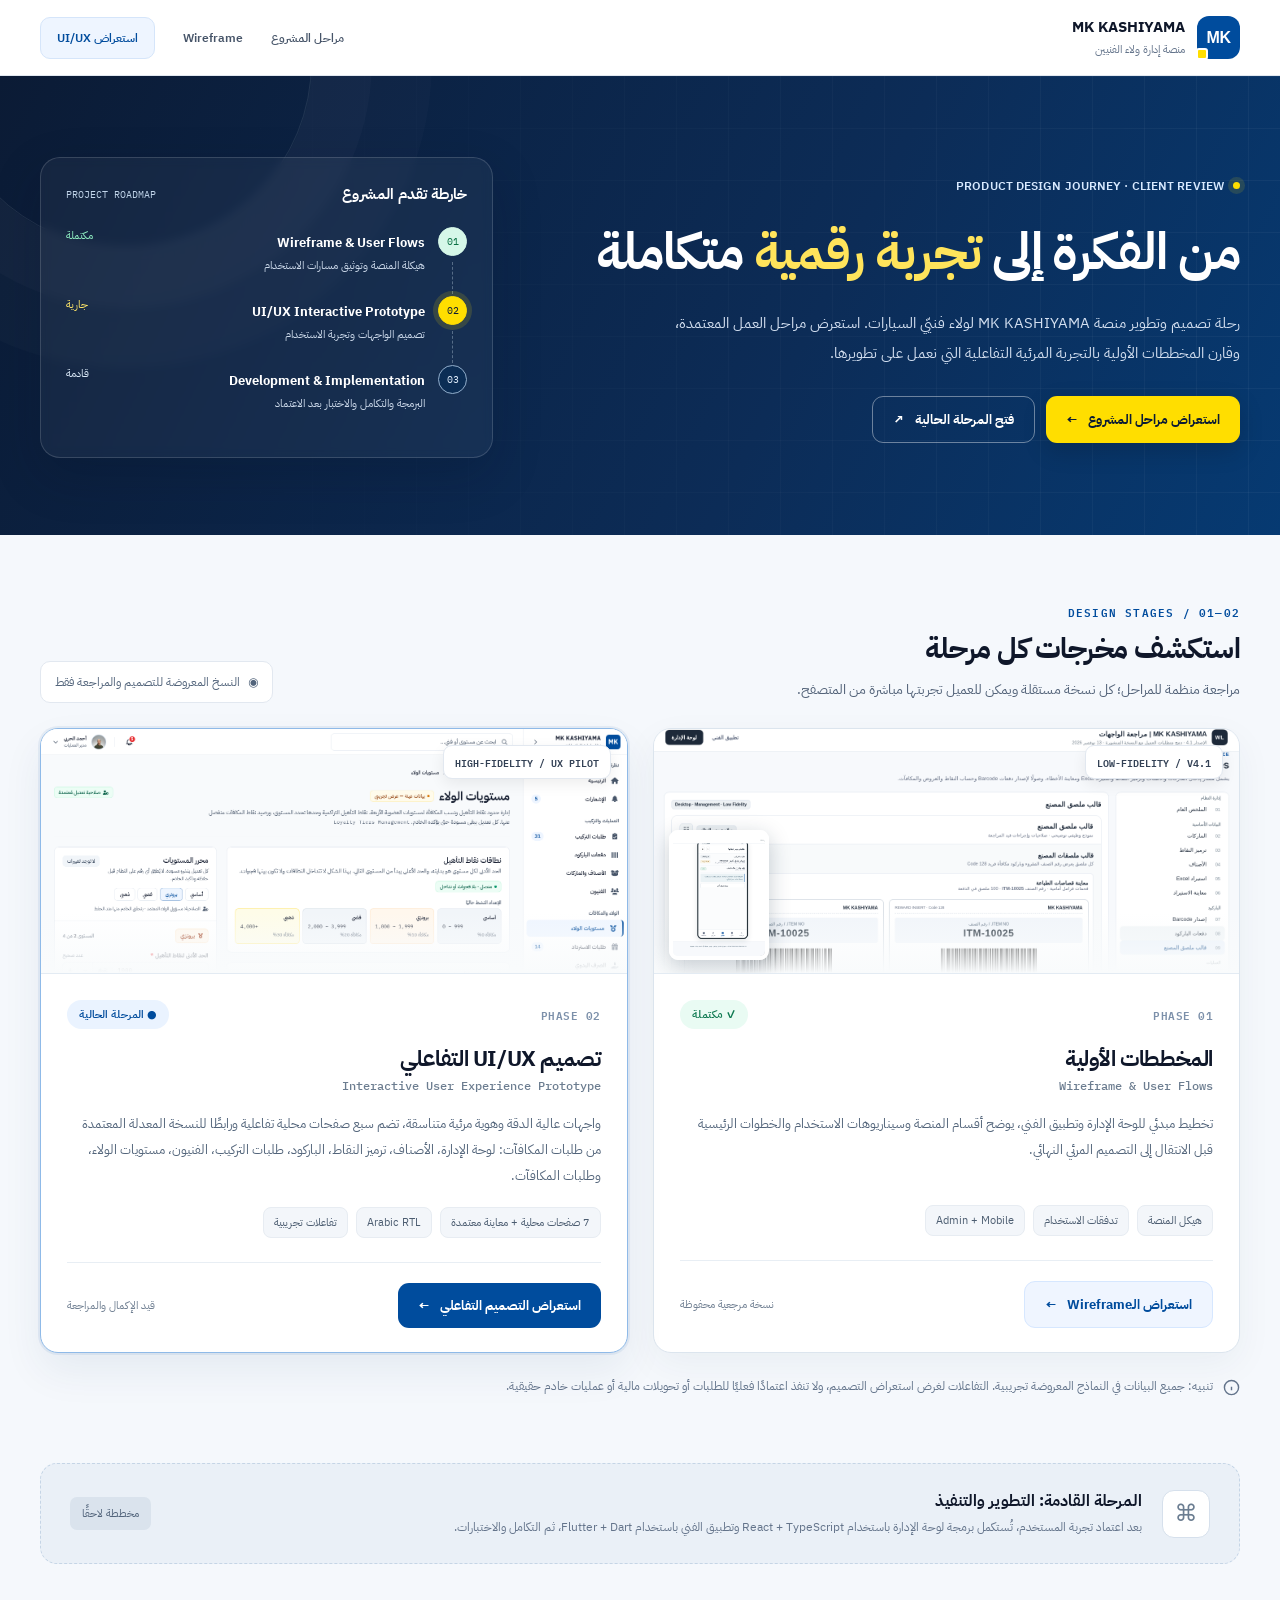
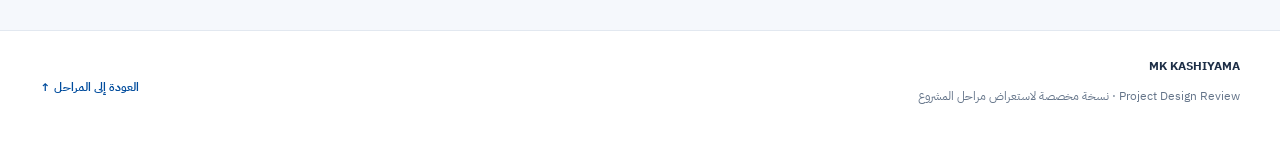
<file: index.html>
<!doctype html>
<html lang="ar" dir="rtl">
<head>
<meta charset="utf-8">
<meta name="viewport" content="width=device-width, initial-scale=1">
<meta name="theme-color" content="#0b1b35">
<meta name="description" content="MK KASHIYAMA — رحلة تطوير منصة ولاء الفنيين، من المخططات الأولية Wireframe إلى تصميم UI/UX التفاعلي.">
<title>MK KASHIYAMA | مراحل تطوير منصة ولاء الفنيين</title>
<link rel="preconnect" href="https://fonts.googleapis.com">
<link rel="preconnect" href="https://fonts.gstatic.com" crossorigin>
<link href="https://fonts.googleapis.com/css2?family=IBM+Plex+Sans+Arabic:wght@400;500;600;700&family=IBM+Plex+Mono:wght@500;600&display=swap" rel="stylesheet">
<style>
:root{--ink:#0f172a;--muted:#536379;--line:#dae3ee;--blue:#004c9d;--dark:#0b1b35;--yellow:#ffde00;--page:#f5f8fc;--white:#fff;--green:#116a4c}
*{box-sizing:border-box}html{scroll-behavior:smooth}body{margin:0;font-family:'IBM Plex Sans Arabic',system-ui,-apple-system,'Segoe UI',sans-serif;background:var(--page);color:var(--ink);-webkit-font-smoothing:antialiased}a{text-decoration:none;color:inherit}button,a{outline-offset:4px}a:focus-visible{outline:3px solid #ffde00} .container{width:min(1200px,calc(100% - 48px));margin-inline:auto}
.header{height:76px;background:#fff;border-bottom:1px solid #e2e8f0}.header-in{height:100%;display:flex;align-items:center;justify-content:space-between;gap:25px}.brand{display:flex;align-items:center;gap:12px}.brand-mark{display:flex;align-items:center;justify-content:center;background:var(--blue);color:#fff;border-radius:12px;width:43px;height:43px;font-weight:700;letter-spacing:-.5px;font-family:Arial,sans-serif;position:relative}.brand-mark:after{content:'';position:absolute;width:8px;height:8px;background:var(--yellow);bottom:-1px;left:-1px;border:2px solid white;border-radius:3px}.brand-title{font-weight:700;font-size:15px;line-height:1.2;direction:ltr;text-align:right}.brand-sub{font-size:11px;color:#64748b;margin-top:5px}.nav{display:flex;align-items:center;gap:28px;font-size:12px;font-weight:600;color:#475569}.nav a:hover{color:var(--blue)}.nav .nav-cta{color:#004c9d;background:#eef5ff;padding:11px 16px;border-radius:10px;border:1px solid #d5e5fa}
.hero{color:white;background:linear-gradient(117deg,#0b1b35 0%,#0c2c57 62%,#063a72 100%);position:relative;overflow:hidden}.hero:before{content:'';position:absolute;inset:0;background-image:linear-gradient(#ffffff0b 1px,transparent 1px),linear-gradient(90deg,#ffffff0b 1px,transparent 1px);background-size:52px 52px;mask-image:linear-gradient(to left,black,transparent 90%);pointer-events:none}.hero:after{content:'';position:absolute;width:370px;height:370px;border:1px solid #ffffff17;border-radius:50%;left:-60px;top:-200px;box-shadow:0 0 0 60px #ffffff05,0 0 0 120px #ffffff04}.hero-in{padding-block:81px 77px;display:grid;grid-template-columns:1.13fr .75fr;align-items:center;gap:64px;position:relative;z-index:1}.eyebrow{display:inline-flex;align-items:center;gap:9px;font-size:12px;color:#d9eaff;font-weight:600;letter-spacing:.1px}.eyebrow-dot{height:7px;width:7px;background:var(--yellow);border-radius:50%;box-shadow:0 0 0 5px #ffde001f}.hero h1{font-size:clamp(33px,4vw,54px);font-weight:700;letter-spacing:-1px;line-height:1.36;margin:21px 0}.hero h1 span{color:#ffe45b}.hero p{font-size:15px;line-height:2;color:#d3dff0;margin:0;max-width:580px}.hero-actions{display:flex;gap:11px;flex-wrap:wrap;margin-top:28px}.btn{display:inline-flex;align-items:center;justify-content:center;gap:10px;border-radius:11px;padding:13px 20px;font-size:13px;font-weight:700;transition:transform .2s ease,background .2s ease}.btn:hover{transform:translateY(-2px)}.btn.primary{background:var(--yellow);color:#0b1b35;box-shadow:0 8px 24px #00000029}.btn.outline{border:1px solid #ffffff66;color:#fff}.btn.outline:hover{background:#ffffff15}.btn.dark{background:var(--blue);color:#fff}.btn.light{background:#eff5ff;color:var(--blue);border:1px solid #d6e7ff}
.journey{background:#ffffff0b;border:1px solid #ffffff26;border-radius:20px;padding:25px 25px 23px;box-shadow:0 18px 50px #00112432;backdrop-filter:blur(5px)}.journey-head{display:flex;justify-content:space-between;gap:12px;align-items:center;margin-bottom:22px}.journey-head strong{font-size:15px}.journey-head small{font-family:'IBM Plex Mono',monospace;color:#c1d5ea;font-size:10px}.j-step{display:flex;gap:13px;align-items:stretch;min-height:69px}.j-sign{display:flex;flex-direction:column;align-items:center;gap:6px}.j-no{width:29px;height:29px;border-radius:50%;border:1px solid #92aecb;background:#0b2d55;display:grid;place-items:center;color:#e4f1ff;font-size:10px;font-family:'IBM Plex Mono',monospace;flex-shrink:0}.j-line{height:32px;border-right:1px dashed #9db2c47a}.j-step.done .j-no{background:#d5f7e8;color:#096f42;border-color:#d5f7e8}.j-step.active .j-no{background:var(--yellow);color:#0b1b35;border-color:var(--yellow);box-shadow:0 0 0 5px #ffde0025}.j-copy{padding-top:3px}.j-copy b{font-size:13px}.j-copy small{display:block;color:#cbd8e9;font-size:11px;margin-top:3px}.j-state{font-size:11px;margin-right:auto;color:#dceaf8}.j-step.done .j-state{color:#90f0c3}.j-step.active .j-state{color:#ffe669}
.section{padding-block:67px 55px}.section-header{display:flex;gap:20px;justify-content:space-between;align-items:end;margin-bottom:25px}.kicker{font:600 11px 'IBM Plex Mono',monospace;color:var(--blue);letter-spacing:1.2px}.section h2{font-size:29px;letter-spacing:-.5px;line-height:1.5;margin:6px 0}.section-sub{color:var(--muted);line-height:1.9;font-size:14px;margin:0}.hint{display:inline-flex;align-items:center;gap:8px;background:#fff;border:1px solid #e2e8f0;border-radius:10px;padding:11px 14px;color:#52647b;font-size:12px}
.cards{display:grid;grid-template-columns:1fr 1fr;gap:25px}.stage-card{background:white;border:1px solid #dce5ee;box-shadow:0 12px 36px #1b37540d;border-radius:18px;overflow:hidden;display:flex;flex-direction:column;transition:transform .2s,box-shadow .2s}.stage-card:hover{transform:translateY(-3px);box-shadow:0 18px 44px #0e2e5418}.stage-card.active{border:1px solid #8fbae8;box-shadow:0 0 0 2px #004c9d12,0 18px 42px #0b3a6a12}.preview{height:245px;background:#eaf0f8;position:relative;overflow:hidden;border-bottom:1px solid #e3ebf3}.preview:before{content:'';position:absolute;z-index:1;inset:0;pointer-events:none;background:linear-gradient(0deg,#f9fbfc 0%,transparent 25%)}.preview img{width:100%;height:100%;object-fit:cover;object-position:top right;display:block}.preview-chip{position:absolute;z-index:2;top:16px;right:16px;background:white;border:1px solid #e2e8f0;color:#334155;padding:7px 11px;border-radius:9px;font:600 10px 'IBM Plex Mono',monospace;box-shadow:0 5px 15px #00000012;direction:ltr}.preview .mini{position:absolute;bottom:13px;left:15px;border:4px solid white;border-radius:9px;width:100px;height:130px;object-fit:cover;object-position:top;box-shadow:0 6px 22px #13273b3b;z-index:2}.stage-content{padding:26px 26px 24px;display:flex;flex:1;flex-direction:column}.stage-top{display:flex;align-items:center;justify-content:space-between;gap:12px}.stage-no{font:600 11px 'IBM Plex Mono',monospace;color:#7c90aa;letter-spacing:.5px}.status{font-size:11px;border-radius:99px;padding:6px 12px;font-weight:600;white-space:nowrap}.status.done{background:#e9fbf3;color:#0d7950}.status.active{background:#eaf3ff;color:#004c9d}.stage-content h3{font-size:22px;line-height:1.45;letter-spacing:-.4px;margin:14px 0 3px}.stage-en{font:500 12px 'IBM Plex Mono',monospace;color:#6c7d90;direction:ltr;text-align:right}.stage-desc{font-size:13px;line-height:2;color:#53657b;margin:18px 0}.chips{display:flex;gap:8px;flex-wrap:wrap;margin-top:auto;margin-bottom:24px}.chip{background:#f3f6fa;padding:6px 10px;border-radius:8px;font-size:11px;color:#4c5d71;border:1px solid #e7ecf2}.stage-cta{display:flex;align-items:center;justify-content:space-between;gap:10px;padding-top:20px;border-top:1px solid #e8eef4}.stage-cta .btn{min-width:175px}.stage-cta small{font-size:11px;color:#718093}.foot-note{margin-top:22px;display:flex;gap:10px;align-items:flex-start;font-size:12px;line-height:1.9;color:#62738a}.foot-note svg{flex-shrink:0;margin-top:4px}
.next-section{padding:10px 0 66px}.next-box{border-radius:17px;background:#eaf0f7;border:1px dashed #c5d5e6;padding:25px 29px;display:flex;align-items:center;gap:20px}.next-ico{width:48px;height:48px;background:#fff;border:1px solid #d6e0ec;color:#6b7d91;border-radius:12px;display:grid;place-items:center;font-size:23px}.next-copy{flex:1}.next-copy h3{font-size:16px;margin:0 0 4px}.next-copy p{font-size:12px;color:#64748b;margin:0;line-height:1.8}.next-tag{font-size:11px;background:#dae3ed;color:#52647b;border-radius:7px;padding:8px 12px}.bottom{background:white;border-top:1px solid #e2e8f0}.bottom-in{padding-block:26px;display:flex;justify-content:space-between;align-items:center;gap:15px;color:#65758a;font-size:12px}.bottom strong{color:#1d2e46}.bottom a{color:var(--blue);font-weight:600}
@media(max-width:900px){.hero-in{gap:35px;grid-template-columns:1.1fr 1fr}.journey{padding:17px}.preview{height:205px}.stage-content{padding:20px}.stage-content h3{font-size:20px}}@media(max-width:700px){.container{width:min(100% - 28px,520px)}.header{height:69px}.nav{display:none}.hero-in{display:block;padding-block:52px}.hero h1{font-size:35px}.hero p{font-size:14px}.journey{margin-top:34px}.section{padding-block:48px 35px}.section h2{font-size:25px}.section-header{display:block}.hint{margin-top:15px}.cards{grid-template-columns:1fr}.preview{height:190px}.next-box{align-items:flex-start;padding:19px}.next-tag{display:none}.bottom-in{display:block}.bottom-in p{margin:6px 0}.stage-cta{align-items:stretch;flex-direction:column}.stage-cta small{text-align:center}.stage-cta .btn{width:100%}}@media(prefers-reduced-motion:reduce){*,*:before,*:after{scroll-behavior:auto!important;transition:none!important}}
</style>
</head>
<body>
<header class="header"><div class="container header-in">
 <a class="brand" href="index.html" aria-label="MK KASHIYAMA — الصفحة الرئيسية">
  <div class="brand-mark" aria-hidden="true">MK</div><div><div class="brand-title">MK KASHIYAMA</div><div class="brand-sub">منصة إدارة ولاء الفنيين</div></div>
 </a>
 <nav class="nav" aria-label="القائمة الرئيسية"><a href="#stages">مراحل المشروع</a><a href="wireframe/index.html">Wireframe</a><a href="ui-ux/index.html" class="nav-cta">استعراض UI/UX</a></nav>
</div></header>
<section class="hero"><div class="container hero-in">
 <div>
   <div class="eyebrow"><span class="eyebrow-dot"></span><span dir="ltr">PRODUCT DESIGN JOURNEY · CLIENT REVIEW</span></div>
   <h1>من الفكرة إلى <span>تجربة رقمية</span> متكاملة</h1>
   <p>رحلة تصميم وتطوير منصة MK KASHIYAMA لولاء فنيّي السيارات. استعرض مراحل العمل المعتمدة، وقارن المخططات الأولية بالتجربة المرئية التفاعلية التي نعمل على تطويرها.</p>
   <div class="hero-actions"><a href="#stages" class="btn primary">استعراض مراحل المشروع <span aria-hidden="true">←</span></a><a href="ui-ux/index.html" class="btn outline">فتح المرحلة الحالية <span aria-hidden="true">↗</span></a></div>
 </div>
 <div class="journey" aria-label="حالة مراحل المشروع">
  <div class="journey-head"><strong>خارطة تقدم المشروع</strong><small>PROJECT ROADMAP</small></div>
  <div class="j-step done"><div class="j-sign"><div class="j-no">01</div><div class="j-line"></div></div><div class="j-copy"><b>Wireframe & User Flows</b><small>هيكلة المنصة وتوثيق مسارات الاستخدام</small></div><span class="j-state">مكتملة</span></div>
  <div class="j-step active"><div class="j-sign"><div class="j-no">02</div><div class="j-line"></div></div><div class="j-copy"><b>UI/UX Interactive Prototype</b><small>تصميم الواجهات وتجربة الاستخدام</small></div><span class="j-state">جارية</span></div>
  <div class="j-step"><div class="j-sign"><div class="j-no">03</div></div><div class="j-copy"><b>Development & Implementation</b><small>البرمجة والتكامل والاختبار بعد الاعتماد</small></div><span class="j-state">قادمة</span></div>
 </div>
</div></section>
<main><section id="stages" class="section"><div class="container">
 <div class="section-header"><div><div class="kicker">DESIGN STAGES / 01—02</div><h2>استكشف مخرجات كل مرحلة</h2><p class="section-sub">مراجعة منظمة للمراحل؛ كل نسخة مستقلة ويمكن للعميل تجربتها مباشرة من المتصفح.</p></div><div class="hint"><span aria-hidden="true">◉</span> النسخ المعروضة للتصميم والمراجعة فقط</div></div>
 <div class="cards">
  <article class="stage-card" id="phase-one"><div class="preview"><img src="assets/wireframe-desktop.png" alt="معاينة المرحلة الأولى: تخطيط أولي منخفض الدقة للوحة إدارة MK KASHIYAMA" loading="eager"><img class="mini" src="assets/wireframe-mobile.png" alt="معاينة المخططات الأولية للهاتف" loading="lazy"><span class="preview-chip">LOW-FIDELITY / V4.1</span></div>
   <div class="stage-content"><div class="stage-top"><span class="stage-no">PHASE 01</span><span class="status done">✓ مكتملة</span></div><h3>المخططات الأولية</h3><div class="stage-en">Wireframe & User Flows</div><p class="stage-desc">تخطيط مبدئي للوحة الإدارة وتطبيق الفني، يوضح أقسام المنصة وسيناريوهات الاستخدام والخطوات الرئيسية قبل الانتقال إلى التصميم المرئي النهائي.</p><div class="chips"><span class="chip">هيكل المنصة</span><span class="chip">تدفقات الاستخدام</span><span class="chip">Admin + Mobile</span></div><div class="stage-cta"><a class="btn light" href="wireframe/index.html">استعراض الـWireframe <span aria-hidden="true">←</span></a><small>نسخة مرجعية محفوظة</small></div></div>
  </article>
  <article class="stage-card active" id="phase-two"><div class="preview"><img src="assets/uiux-dashboard.png" alt="معاينة المرحلة الثانية: نظام إدارة مستويات الولاء بتصميم عربي RTL حديث" loading="eager"><span class="preview-chip">HIGH-FIDELITY / UX PILOT</span></div>
   <div class="stage-content"><div class="stage-top"><span class="stage-no">PHASE 02</span><span class="status active">● المرحلة الحالية</span></div><h3>تصميم UI/UX التفاعلي</h3><div class="stage-en">Interactive User Experience Prototype</div><p class="stage-desc">واجهات عالية الدقة وهوية مرئية متناسقة، تضم سبع صفحات محلية تفاعلية ورابطًا للنسخة المعدلة المعتمدة من طلبات المكافآت: لوحة الإدارة، الأصناف، ترميز النقاط، الباركود، طلبات التركيب، الفنيون، مستويات الولاء، وطلبات المكافآت.</p><div class="chips"><span class="chip">7 صفحات محلية + معاينة معتمدة</span><span class="chip">Arabic RTL</span><span class="chip">تفاعلات تجريبية</span></div><div class="stage-cta"><a class="btn dark" href="ui-ux/index.html">استعراض التصميم التفاعلي <span aria-hidden="true">←</span></a><small>قيد الإكمال والمراجعة</small></div></div>
  </article>
 </div>
 <div class="foot-note"><svg width="17" height="17" viewBox="0 0 24 24" fill="none" stroke="currentColor" stroke-width="2" aria-hidden="true"><circle cx="12" cy="12" r="10"/><path d="M12 11v5M12 7h.01"/></svg><span>تنبيه: جميع البيانات في النماذج المعروضة تجريبية. التفاعلات لغرض استعراض التصميم، ولا تنفذ اعتمادًا فعليًا للطلبات أو تحويلات مالية أو عمليات خادم حقيقية.</span></div>
</div></section>
<section class="next-section"><div class="container"><div class="next-box"><div class="next-ico" aria-hidden="true">⌘</div><div class="next-copy"><h3>المرحلة القادمة: التطوير والتنفيذ</h3><p>بعد اعتماد تجربة المستخدم، تُستكمل برمجة لوحة الإدارة باستخدام React + TypeScript وتطبيق الفني باستخدام Flutter + Dart، ثم التكامل والاختبارات.</p></div><span class="next-tag">مخططة لاحقًا</span></div></div></section></main>
<footer class="bottom"><div class="container bottom-in"><div><strong>MK KASHIYAMA</strong><p>Project Design Review · نسخة مخصصة لاستعراض مراحل المشروع</p></div><div><a href="#stages">العودة إلى المراحل ↑</a></div></div></footer>
</body></html>
</file>
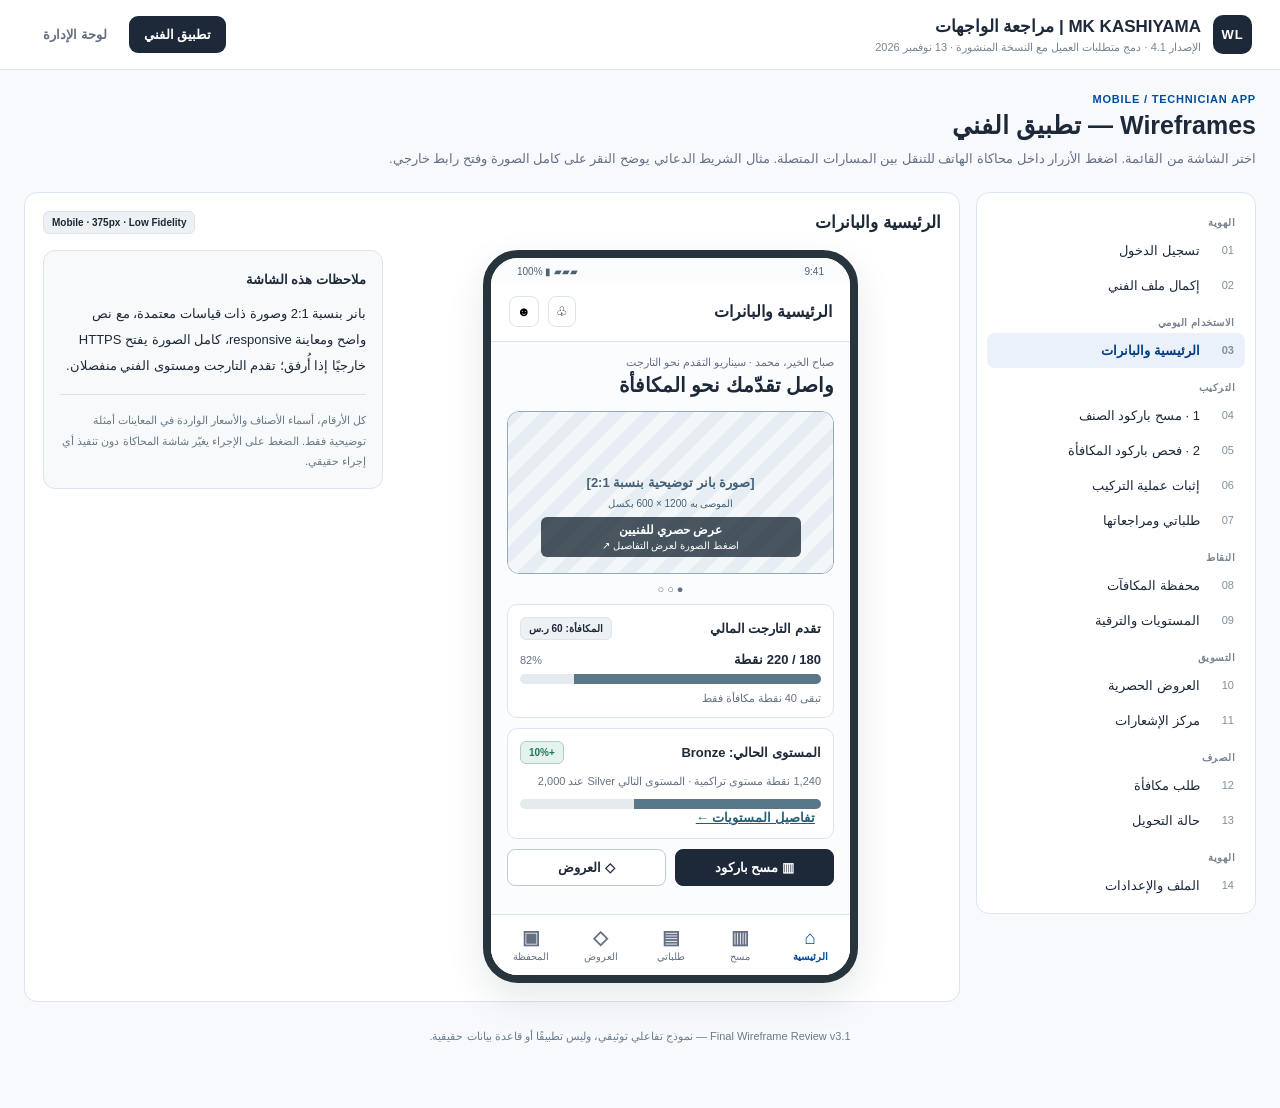
<file: wireframe/index.html>
<!doctype html>
<html lang="ar" dir="rtl">
<head>
<meta charset="utf-8"/><meta name="viewport" content="width=device-width, initial-scale=1"/>
<title>MK KASHIYAMA | Wireframe المراجعة الموحد</title>
<style>
/* Internal review sections are not shown in the client-facing navigation. */
.section#overview,.section#flows,.section#checklist{display:none!important}

:root{--bg:#f4f6f8;--paper:#fff;--ink:#1a2734;--sub:#586676;--muted:#788590;--edge:#d9e0e5;--light:#edf1f4;--accent:#245f78;--accentSoft:#e5f0f4;--warning:#9b6a18;--warnBg:#faf4e5;--good:#20755c;--goodBg:#e4f4ed;--bad:#a83d3d;--badBg:#fff0ef}
*{box-sizing:border-box}body{margin:0;background:var(--bg);font-family:Tahoma,Arial,sans-serif;color:var(--ink);font-size:13px}button,input,select{font:inherit}button{cursor:pointer}a{color:var(--accent)}
.top{position:sticky;top:0;z-index:30;background:var(--paper);box-shadow:0 1px 0 var(--edge);padding:15px 28px;display:flex;gap:20px;align-items:center;justify-content:space-between;flex-wrap:wrap}.brand{display:flex;gap:12px;align-items:center}.brandmark{width:39px;height:39px;border-radius:10px;background:var(--ink);color:#fff;display:grid;place-items:center;font-weight:700;letter-spacing:1px}.brand h1{font-size:17px;margin:0 0 4px}.brand p{margin:0;color:var(--muted);font-size:11px}.nav{display:flex;gap:7px;flex-wrap:wrap}.nav button{border:1px solid transparent;background:transparent;border-radius:9px;padding:10px 14px;color:var(--sub);font-weight:700}.nav button.active{background:var(--ink);color:#fff}.page{max-width:1490px;margin:auto;padding:24px 24px 65px}.eyebrow{color:var(--accent);font-size:11px;font-weight:800;letter-spacing:.8px}.sectiontitle{font-size:25px;margin:6px 0 7px}.intro{color:var(--sub);line-height:1.9;margin:0 0 20px;max-width:1040px}.small{font-size:11px;color:var(--sub)}.pill{font-size:10px;font-weight:700;padding:5px 8px;border:1px solid var(--edge);background:var(--light);border-radius:6px;display:inline-block}.pill.ok{border-color:#add1be;background:var(--goodBg);color:var(--good)}.pill.warn{border-color:#ead7ad;background:var(--warnBg);color:var(--warning)}.pill.bad{border-color:#e9bcbc;background:var(--badBg);color:var(--bad)}.grid{display:grid;grid-template-columns:repeat(4,minmax(0,1fr));gap:14px}.card{background:var(--paper);border:1px solid var(--edge);border-radius:14px;padding:17px}.card h3{margin:0 0 9px;font-size:15px}.card p{color:var(--sub);line-height:1.8;margin:5px 0}.number{font-size:27px;font-weight:800;margin-bottom:5px}.two{display:grid;grid-template-columns:1fr 1fr;gap:15px}.section{display:none}.section.active{display:block}.viewer{display:grid;grid-template-columns:280px minmax(0,1fr);gap:16px;align-items:start}.viewer-nav{padding:10px;background:var(--paper);border:1px solid var(--edge);border-radius:13px;max-height:calc(100vh - 135px);overflow:auto;position:sticky;top:95px}.navgroup{margin:14px 10px 5px;font-size:10px;color:var(--muted);font-weight:800;letter-spacing:.5px}.screenbutton{width:100%;border:0;border-radius:8px;display:flex;align-items:center;gap:10px;text-align:right;background:transparent;padding:10px 11px;color:var(--ink)}.screenbutton:hover{background:#f1f5f7}.screenbutton.active{background:var(--accentSoft);color:#184b60;font-weight:bold}.screenbutton .n{font-size:11px;color:#81909d;min-width:24px}.view-stage{background:var(--paper);border:1px solid var(--edge);padding:18px;border-radius:13px;min-height:725px}.stage-top{display:flex;justify-content:space-between;gap:12px;align-items:center;margin:0 0 16px;flex-wrap:wrap}.stage-top h2{margin:0;font-size:17px}.phone{width:375px;min-height:680px;max-width:100%;background:#fff;border:8px solid #28343c;border-radius:35px;padding:0;overflow:hidden;margin:0 auto;box-shadow:0 15px 38px #0d26351a;position:relative}.phone-content{min-height:710px;background:#fbfcfd;position:relative;padding-bottom:75px}.phone .status{height:26px;padding:8px 26px 0;display:flex;justify-content:space-between;font-size:10px;color:#4f626f}.phone-head{padding:12px 18px 14px;border-bottom:1px solid var(--edge);background:#fff;display:flex;justify-content:space-between;align-items:center}.phone-head strong{font-size:16px}.phone-head button{background:#fff;border:1px solid var(--edge);padding:7px;border-radius:8px}.mobile-body{padding:14px 16px;max-height:600px;overflow:auto}.bottom-tabs{height:61px;position:absolute;bottom:0;right:0;left:0;background:#fff;border-top:1px solid var(--edge);display:flex;align-items:center;justify-content:space-around;padding:5px}.bottom-tabs button{font-size:10px;color:var(--sub);background:none;border:none;display:grid;place-items:center;gap:4px;min-width:58px}.bottom-tabs button.active{color:var(--accent);font-weight:800}.bottom-tabs b{font-size:19px;line-height:19px}.placeholder{border:1.5px dashed #aab7c3;background:repeating-linear-gradient(135deg,#f0f3f5,#f0f3f5 9px,#f8fafb 9px,#f8fafb 18px);border-radius:9px;display:grid;place-items:center;text-align:center;color:#657785;font-weight:700;min-height:102px;padding:15px}.placeholder.big{min-height:158px}.label{font-size:11px;color:var(--sub);display:block;margin:10px 0 5px;font-weight:700}.field,.formfield{background:#fff;border:1px solid #c6d1d9;padding:10px 12px;border-radius:8px;width:100%;min-height:38px}.formfield[readonly]{background:#f7f9fa;color:#687785}.btn{background:var(--ink);border:1px solid var(--ink);color:#fff;padding:10px 15px;border-radius:8px;font-weight:700;text-align:center}.btn.secondary{background:white;border-color:#bdcbd5;color:var(--ink)}.btn.soft{background:var(--accentSoft);border-color:var(--accentSoft);color:#17516a}.btn.disabled,.btn:disabled{background:#e9eef1;color:#87939a;border-color:#d7e0e5;cursor:not-allowed}.btn.smallbtn{padding:6px 9px;font-size:11px}.full{width:100%}.row{display:flex;gap:9px;align-items:center}.between{justify-content:space-between}.wrap{flex-wrap:wrap}.column{display:flex;flex-direction:column;gap:10px}.mini{border:1px solid var(--edge);background:#fff;border-radius:10px;padding:12px;margin-bottom:10px}.minihead{font-size:12px;font-weight:700;margin-bottom:8px}.progress{height:10px;border-radius:20px;background:#e4eaee;overflow:hidden}.progress>span{height:100%;display:block;background:#587789}.note{border-right:3px solid var(--accent);background:#eaf2f5;padding:10px 12px;border-radius:5px;color:#31566a;font-size:11px;line-height:1.9;margin:9px 0}.note.warn{border-color:#d3a64b;background:#fff8e9;color:#896224}.note.bad{border-color:#cf8f8f;background:#fff0f0;color:#a33b3b}.center{text-align:center}.muted{color:var(--muted)}.divider{border:0;border-top:1px solid var(--edge);margin:12px 0}.iconbox{width:33px;height:33px;border-radius:8px;border:1px solid var(--edge);background:#f4f7f8;display:grid;place-items:center;font-size:17px;flex-shrink:0}.listitem{display:flex;justify-content:space-between;align-items:center;padding:12px 0;border-bottom:1px solid var(--edge);gap:12px}.listitem:last-child{border-bottom:0}.kpi{border:1px solid #dce4ea;border-radius:9px;padding:12px;background:#fbfcfd;min-width:0}.kpi strong{display:block;font-size:21px;margin:4px 0}.kpi small{color:var(--sub)}.grid2{display:grid;grid-template-columns:1fr 1fr;gap:9px}.grid3{display:grid;grid-template-columns:repeat(3,1fr);gap:9px}.tablewrap{overflow:auto;border:1px solid var(--edge);border-radius:10px}table{width:100%;border-collapse:collapse;text-align:right;font-size:12px}th{font-weight:800;color:#495d6c;background:#f0f4f6;font-size:11px;white-space:nowrap}th,td{border-bottom:1px solid var(--edge);padding:12px 10px}tr:last-child td{border-bottom:0}td{white-space:nowrap}.desktop{border:1px solid var(--edge);border-radius:12px;overflow:hidden;background:#f8fafb;min-height:620px}.desktop-title{background:#fff;border-bottom:1px solid var(--edge);padding:15px 19px;display:flex;justify-content:space-between;align-items:center;gap:12px;flex-wrap:wrap}.desktop-title h3{font-size:17px;margin:0 0 5px}.desktop-body{padding:18px}.desktop .deskfields{display:grid;grid-template-columns:repeat(3,1fr);gap:12px}.metadata{background:#f9fbfc;border:1px solid var(--edge);border-radius:12px;margin:14px 0;padding:13px 15px;color:var(--sub);font-size:11px;line-height:1.8}.flowboard{display:grid;grid-template-columns:repeat(4,minmax(0,1fr));gap:14px}.step{border:1px solid var(--edge);background:white;border-radius:12px;padding:16px;min-height:180px}.step h3{font-size:13px}.step p{color:var(--sub);line-height:1.8}.stepnum{font-size:11px;font-weight:800;color:var(--accent)}.checkitem{padding:10px 0;display:flex;align-items:flex-start;gap:9px;border-bottom:1px solid #edf0f2;line-height:1.6}.checkitem:last-child{border:0}.checkitem input{accent-color:#225c72;transform:scale(1.1);margin-top:4px}.checkgroup{background:white;border:1px solid var(--edge);padding:18px;border-radius:12px}.checkgroup h3{margin:0 0 10px}.footer{padding:28px 0 0;color:#6a7e8c;font-size:11px;text-align:center}.toast{position:fixed;left:20px;bottom:20px;z-index:80;background:#1c3748;color:#fff;border-radius:10px;padding:14px 17px;box-shadow:0 8px 28px #0003;max-width:370px;display:none;line-height:1.8}.simlink{color:#275c77;border:0;background:none;text-decoration:underline;font-weight:700}.chiprow{display:flex;gap:6px;flex-wrap:wrap}.hidden{display:none!important}.banner{background:linear-gradient(140deg,#dce4e9,#f2f6f8);border:1px dashed #7f97a8;border-radius:12px;padding:20px 15px;min-height:151px;display:flex;flex-direction:column;justify-content:center;gap:10px;text-align:center;cursor:pointer}.banner:hover{border-color:var(--accent)}.badge-dot{width:9px;height:9px;border-radius:50%;background:var(--good);display:inline-block}.separator{border:0;border-top:1px solid #d8e2e8;margin:15px 0}.readme{font-size:11px;color:var(--sub);margin:10px 0;line-height:1.9}.mobilewide{display:flex;gap:17px;justify-content:center;align-items:flex-start;flex-wrap:wrap}.aside-guide{max-width:340px;flex:1;min-width:220px;background:#f7f9fa;border:1px solid var(--edge);border-radius:12px;padding:16px;line-height:2}.aside-guide h4{margin:0 0 8px}.side-meta{margin-top:11px}.sidelabel{font-size:11px;color:#687b88;line-height:1.9}
.banner-frame{width:100%;aspect-ratio:2/1;position:relative;overflow:hidden;border:1px solid #94a9b4;border-radius:11px;background:#dde8ed;isolation:isolate}.banner-img{width:100%;height:100%;display:block;object-fit:cover}.banner-noimage{display:flex;flex-direction:column;justify-content:center;align-items:center;text-align:center;height:100%;color:#456278;font-weight:700;gap:8px;background:repeating-linear-gradient(135deg,#e6eef3,#e6eef3 12px,#f3f7f9 12px,#f3f7f9 24px)}.banner-noimage small{font-size:10px;font-weight:400}.banner-caption{position:absolute;bottom:10%;left:10%;right:10%;background:rgba(16,30,43,.74);color:#fff;border-radius:6px;padding:6px 9px;font-weight:700;font-size:12px;text-align:center;display:flex;flex-direction:column;gap:3px}.banner-caption small{font-size:10px;font-weight:400}.mobile-banner{padding:0;border:0;background:none!important;display:block;aspect-ratio:2/1;min-height:0;border-radius:12px;overflow:hidden}.mobile-banner .banner-frame{border-radius:12px}.banner-rule{border:1px dashed #aec4cf;background:#f7fbfd;border-radius:8px;padding:12px;line-height:1.9;margin:10px 0}.phone-preview-box{width:100%;max-width:320px;display:inline-block;vertical-align:top;border:1px solid #9caeba;border-radius:17px;background:#fff;margin:6px;padding:10px}.phone-preview-box.slim{max-width:267px}.phone-preview-box .banner-caption{font-size:10px;bottom:10%;padding:4px}.phone-preview-box .banner-caption small{font-size:9px}.banner-error{background:#fff0ed;color:#982f24;padding:9px;border-radius:7px;margin:9px 0}.banner-good{background:#e4f4ed;color:#145c45;padding:9px;border-radius:7px;margin:9px 0}.price-choice{display:flex;flex-direction:column;gap:7px;margin-bottom:14px}.price-choice select{max-width:100%}
@media(max-width:1100px){.grid,.flowboard{grid-template-columns:repeat(2,minmax(0,1fr))}.viewer{grid-template-columns:220px minmax(0,1fr)}.desktop .deskfields{grid-template-columns:1fr 1fr}}@media(max-width:780px){.page{padding:16px 12px 45px}.top{padding:12px}.nav button{padding:8px}.viewer{grid-template-columns:1fr}.viewer-nav{display:flex;overflow:auto;position:static;max-height:120px;gap:5px;white-space:nowrap;align-items:center}.navgroup{display:none}.screenbutton{width:auto;min-width:120px}.screenbutton .n{display:none}.view-stage{padding:9px}.grid,.flowboard,.two{grid-template-columns:1fr}.desktop .deskfields,.grid3{grid-template-columns:1fr 1fr}.desktop-body{padding:10px}.phone{width:355px}.stage-top{padding:5px}}
@media print{.top,.viewer-nav,.stage-top button,.btn,.toast{display:none!important}.page{max-width:none}.section{display:block!important;page-break-after:always}.viewer{display:block}.view-stage{border:0}}

/* Version 4.1 / factory + two-stage scan additions. Retains original low-fidelity UI. */
:root{--accent:#004c9d;--accentSoft:#eaf1fa;--ink:#1d2939;--bg:#f7f9fc;--edge:#dce4ee;--sub:#667085}
.screenbutton.active{color:#003d80}.step-chip{display:inline-flex;padding:7px 11px;border-radius:20px;background:#eaf1fa;color:#004c9d;font-size:11px;font-weight:800;margin-bottom:10px}
.readonly-box{min-height:38px;background:#f7f9fc;border:1px solid #dce4ee;border-radius:8px;padding:9px 12px}
.factory-grid{display:grid;grid-template-columns:repeat(2,minmax(0,1fr));gap:14px;margin:15px 0}
.factory-label{border:1.5px solid #b7c3d0;border-radius:8px;background:#fff;padding:13px;direction:rtl;min-width:0;break-inside:avoid;color:#1d2939;font-size:11px;max-width:100%}
.labeltop,.labelfoot{display:flex;justify-content:space-between;gap:8px;align-items:center}.labeltop{padding-bottom:8px;border-bottom:1px dashed #ccd6e0}.labeltop span{color:#667085;font-size:9px;direction:ltr}
.label-item{background:#f1f5fa;margin:10px 0;padding:10px;text-align:center;border-radius:5px;color:#4e6175;font-size:10px}
.label-item strong{display:block;font-family:Arial,sans-serif;font-size:24px;color:#111e2a;letter-spacing:1px;margin:3px auto 0}
.label-visual{display:flex;align-items:center;flex-direction:column;gap:5px;margin:10px 0}.barcode-svg{display:block;width:100%;max-width:420px;height:74px;background:#fff}.code-caption{font-family:Arial,sans-serif;font-size:13px;letter-spacing:1px;color:#111}
.labelfoot{padding-top:6px;border-top:1px dashed #cbd5df;color:#64748b;font-size:9px}
#print-sheet{display:none}
@media(max-width:800px){.factory-grid{grid-template-columns:1fr}}
@media print{body.printing-labels .top,body.printing-labels .page,body.printing-labels .toast{display:none!important}body.printing-labels #print-sheet{display:block!important;position:static;margin:auto;max-width:190mm;background:white;color:#101010}body.printing-labels #print-sheet .print-grid{display:grid;grid-template-columns:1fr 1fr;gap:10mm}body.printing-labels #print-sheet .factory-label{border:1px solid #777;padding:5mm;min-width:0}body.printing-labels #print-sheet .barcode-svg{height:62px}body.printing-labels #print-sheet .label-item strong{font-size:18pt}}
</style></head><body>
<header class="top"><div class="brand"><div class="brandmark">WL</div><div><h1>MK KASHIYAMA | مراجعة الواجهات</h1><p>الإصدار 4.1 · دمج متطلبات العميل مع النسخة المنشورة · 13 نوفمبر 2026</p></div></div><nav class="nav" id="topnav"><button class="active" data-tab="mobile">تطبيق الفني</button><button data-tab="admin">لوحة الإدارة</button></nav></header>
<main class="page">
<section id="overview" class="section"><div class="eyebrow">FINAL WIREFRAME / FUNCTIONAL REVIEW</div><h2 class="sectiontitle">مراجعة شاملة قبل اعتماد التصميم</h2><p class="intro">تجمع هذه النسخة كل ما اعتُمد في UC-01 إلى UC-08 والتحديثات اللاحقة: باركود خطي، استيراد الماركات والأصناف، مستويات تسعير متعددة، شروط توليد الباركود، مستويات ولاء بنسب متغيرة، محفظة مكافآت موحدة، عهدة مركزية، بانرات برابط خارجي، عروض وإشعارات. المحتوى <b>Wireframe وليس نظامًا تشغيليًا</b>؛ بيانات الشاشات أمثلة لشرح المسارات.</p>
<div class="grid"><div class="card"><div class="number">14</div><h3>شاشة للفني</h3><p>من تسجيل الدخول حتى توثيق التركيب والاطلاع على المكافآت.</p></div><div class="card"><div class="number">19</div><h3>شاشة للإدارة</h3><p>المنتجات، الباركود، المراجعة، الأموال، التسويق والتقارير.</p></div><div class="card"><div class="number">8</div><h3>Use Cases</h3><p>تمثيل التسلسل الكامل للعمليات والإشعارات والتحقق.</p></div><div class="card"><div class="number">9</div><h3>قرارات نهائية مطلوبة</h3><p>مميّزة بوضوح ولا تُعد معتمدة تلقائيًا.</p></div></div>
<div class="two" style="margin-top:17px"><div class="card"><h3>القواعد الأساسية المثبتة</h3><div class="checkitem">✓ تسجيل Google / Apple فقط، بلا OTP.</div><div class="checkitem">✓ Barcode خطي فريد؛ نقاطه في قاعدة البيانات لا في النص المطبوع.</div><div class="checkitem">✓ كل صنف له ماركة ورقم واسم ومستوى سعر واحد على الأقل قبل الإصدار.</div><div class="checkitem">✓ تجميع نقاط المستوى الأساسية منفصل عن نقاط المكافآت القابلة للصرف.</div><div class="checkitem">✓ Basic 0%، Bronze 10%، Silver 20%، Gold 30%.</div><div class="checkitem">✓ التارجت المالي موحد لجميع الماركات.</div><div class="checkitem">✓ صور التركيب والاستمارة والموقع والمراجعة قبل منح النقاط.</div><div class="checkitem">✓ صور البانرات تفتح رابط HTTPS خارجيًا عند وجوده.</div></div>
<div class="card"><h3>ابدأ مراجعة الرحلة</h3><p>افتح تطبيق الفني لاستعراض 14 شاشة، ثم لوحة الإدارة لمراجعة 19 شاشة. جرّب الضغط على البانر، وتوليد الباركود للصنف المؤهل، وظهور فرق الرصيدين وقواعد الحجز.</p><div class="column" style="margin-top:20px"><button class="btn" onclick="goTab('mobile')">عرض واجهات تطبيق الفني ←</button><button class="btn secondary" onclick="goTab('admin')">عرض شاشات لوحة الإدارة ←</button><button class="btn soft" onclick="goTab('checklist')">فحص قائمة الاعتماد ←</button></div><p class="note warn">لا يعتمد هذا الملف حالات التسوية المالية المعلقة أو سياسة تغيير حدود المستويات؛ راجع قسم «قرارات تحتاج اعتمادًا».</p></div></div></section>
<section id="mobile" class="section active"><div class="eyebrow">MOBILE / TECHNICIAN APP</div><h2 class="sectiontitle">Wireframes — تطبيق الفني</h2><p class="intro">اختر الشاشة من القائمة. اضغط الأزرار داخل محاكاة الهاتف للتنقل بين المسارات المتصلة. مثال الشريط الدعائي يوضح النقر على كامل الصورة وفتح رابط خارجي.</p><div class="viewer"><div class="viewer-nav" id="mobile-menu"></div><div class="view-stage"><div class="stage-top"><h2 id="mobile-stage-title"></h2><span class="pill">Mobile · 375px · Low Fidelity</span></div><div class="mobilewide"><div class="phone"><div class="phone-content"><div class="status"><span>9:41</span><span>▰▰▰ ▮ 100%</span></div><div id="mobile-render"></div><div class="bottom-tabs" id="mobile-bottom"></div></div></div><aside class="aside-guide"><h4>ملاحظات هذه الشاشة</h4><div id="mobile-notes"></div><hr class="separator"/><div class="sidelabel">كل الأرقام، أسماء الأصناف والأسعار الواردة في المعاينات أمثلة توضيحية فقط. الضغط على الإجراء يغيّر شاشة المحاكاة دون تنفيذ أي إجراء حقيقي.</div></aside></div></div></div></section>
<section id="admin" class="section"><div class="eyebrow">ADMIN DASHBOARD / BACKOFFICE</div><h2 class="sectiontitle">Wireframes — لوحة التحكم</h2><p class="intro">يشمل مسار إدخال الماركات والأصناف وترميز النقاط واستيراد Excel ومعاينة الأخطاء، وصولًا لإصدار دفعات Barcode وحساب النقاط والعروض والمكافآت.</p><div class="viewer"><div class="viewer-nav" id="admin-menu"></div><div class="view-stage"><div class="stage-top"><h2 id="admin-stage-title"></h2><span class="pill">Desktop · Management · Low Fidelity</span></div><div class="desktop"><div class="desktop-title"><div><h3 id="desktop-heading"></h3><div class="small" id="desktop-caption"></div></div><div class="row"><span class="pill">صلاحية مدير النظام</span><span class="iconbox">☷</span></div></div><div class="desktop-body" id="admin-render"></div></div><div class="metadata" id="admin-notes"></div></div></div></section>
<section id="flows" class="section"><div class="eyebrow">END-TO-END WORKFLOW</div><h2 class="sectiontitle">ربط العمليات من البداية إلى النهاية</h2><p class="intro">تُعرض مسارات النظام كمراحل متصلة. عمليات النقاط والأموال منفصلة، مع تدقيق في جميع نقاط التحويل إلى حالات نهائية.</p><div class="flowboard" id="flowboard"></div><div class="card" style="margin-top:17px"><h3>المنطق المحاسبي للنقاط</h3><div class="two"><div class="mini"><div class="minihead">نقاط المستوى (دائمة)</div><p>+ نقاط الباركود الأساسية فقط بعد الاعتماد، وتُستخدم للترقية. لا تتأثر بصرف المكافآت.</p></div><div class="mini"><div class="minihead">نقاط المكافآت (قابلة للصرف)</div><p>+ الأساسية + نسبة مكافأة مستوى الفني المثبتة عند تقديم الطلب. تُحجز عند طلب المكافأة وتُصرف بعد إثبات تحويل العهدة.</p></div></div><p class="note">100 نقطة أساسية مع Bronze 10% ⇒ +100 نقطة مستوى، +110 نقطة مكافآت. عند بلوغ التارجت وحجز 220 نقطة مكافآت يبقى مستوى الفني دون تغيير.</p></div></section>
<section id="checklist" class="section"><div class="eyebrow">REVIEW & SIGN-OFF</div><h2 class="sectiontitle">قائمة فحص النسخة النهائية</h2><p class="intro">علّم المتطلبات التي راجعتها في الشاشات. بنود «تحتاج اعتمادًا» ليست أخطاء وإنما قرارات وظيفية لم يُحسم أثرها النهائي في تحليل الأعمال؛ يجب إغلاقها قبل تثبيت ERD والبرمجة.</p><div class="grid" style="grid-template-columns:repeat(2,minmax(0,1fr))" id="checkgroups"></div><div class="card" style="margin-top:15px"><div class="row between wrap"><h3>قرارات يجب حسمها قبل اعتماد ERD</h3><span class="pill warn">ليست معتمدة</span></div><div id="decisions"></div></div><div class="row wrap" style="margin-top:14px"><button class="btn" onclick="copyReview()">نسخ ملخص المراجعة</button><button class="btn secondary" onclick="window.print()">طباعة تقرير المراجعة</button><span id="checkedCount" class="small"></span></div></section>
<div class="footer">Final Wireframe Review v3.1 — نموذج تفاعلي توثيقي، وليس تطبيقًا أو قاعدة بيانات حقيقية.</div>
</main><div class="toast" id="toast"></div>
<script>
const mlist=[['login','تسجيل الدخول','الهوية'],['profile','إكمال ملف الفني','الهوية'],['home','الرئيسية والبانرات','الاستخدام اليومي'],['scan','1 · مسح باركود الصنف','التركيب'],['scanreward','2 · فحص باركود المكافأة','التركيب'],['claim','إثبات عملية التركيب','التركيب'],['claims','طلباتي ومراجعاتها','التركيب'],['wallet','محفظة المكافآت','النقاط'],['tiers','المستويات والترقية','النقاط'],['offers','العروض الحصرية','التسويق'],['notifications','مركز الإشعارات','التسويق'],['reward','طلب مكافأة','الصرف'],['payout','حالة التحويل','الصرف'],['account','الملف والإعدادات','الهوية']];
const alist=[['dashboard','الملخص العام','إدارة النظام'],['brands','الماركات','البيانات الأساسية'],['valuation','ترميز النقاط','البيانات الأساسية'],['items','الأصناف','البيانات الأساسية'],['import','استيراد Excel','البيانات الأساسية'],['importreview','معاينة الاستيراد','البيانات الأساسية'],['barcodes','إصدار Barcode','الباركود'],['batch','دفعات الباركود','الباركود'],['labels','قالب ملصق المصنع','الباركود'],['claims','مراجعة التركيبات','العمليات'],['techs','الفنيون والأرصدة','العمليات'],['tiers','إدارة مستويات الولاء','العمليات'],['reward','طلبات المكافآت','المالية'],['custody','العُهدة المالية','المالية'],['banners','البانرات وروابطها','التسويق'],['offers','العروض الحصرية','التسويق'],['notify','مركز الإشعارات','التسويق'],['reports','التقارير والتصدير','التقارير'],['settings','الإعدادات والصلاحيات','إدارة النظام']];
const mnotes={login:'تسجيل الدخول عبر Google أو Apple فقط. لا بريد/كلمة مرور ولا OTP أو SMS.',profile:'رقم محفظة STC Pay يُجمع كبيانات ملف وليس وسيلة تسجيل الدخول. اعتماد الموقع بإذن المستخدم عند كل تركيب.',home:'بانر بنسبة 2:1 وصورة ذات قياسات معتمدة، مع نص واضح ومعاينة responsive، كامل الصورة يفتح HTTPS خارجيًا إذا أُرفق؛ تقدم التارجت ومستوى الفني منفصلان.',scan:'المرحلة الأولى: مسح باركود الصنف التعريفي الثابت لإظهار رقم الصنف والماركة والنقاط المحتملة. لا تمنح نقاط أو تنشأ مطالبة هنا.',scanreward:'المرحلة الثانية: فحص باركود مكافأة فريد داخل العلبة، والتحقق من انتمائه للصنف المحدد وأنه غير مستخدم أو محجوز أو ملغى. الفحص الأولي لا يمنح نقاطًا.',claim:'بعد إتمام مسح باركود الصنف ثم باركود المكافأة والتحقق من المطابقة والصلاحية؛ تُرفق صورة التركيب والاستمارة والموقع وتُرسل المطالبة للمراجعة دون منح نقاط مبكرًا.',claims:'الطلبات قيد المراجعة لا تضيف نقاطًا. الرفض يجب أن يذكر السبب، والباركود المرفوض لا يعود متاحًا آليًا.',wallet:'الرصيد المالي القابل للصرف مستقل عن نقاط المستوى التراكمية. المحجوز غير متاح حتى تسوية الصرف.',tiers:'حدود Basic 0–999 / Bronze 1000–1999 / Silver 2000–3999 / Gold 4000+. الترقية تحسب من نقاط الباركود الأساسية المعتمدة.',offers:'العروض النشطة تظهر في تبويب مستقل، مع التفاصيل وتاريخ الانتهاء والاستهداف. يمكن ربطها بإشعار تسويقي.',notifications:'الإشعارات التشغيلية لا تُعطّل من داخل التطبيق، ويمكن تعطيل التسويق. تنبيه أعلى إنجاز فقط عند عبور أكثر من حد.',reward:'مثال التارجت 220 نقطة مقابل 60 ر.س. الطلب يحجز نقاط التارجت ولا يصرفها حتى نجاح التحويل.',payout:'التحويل يدوي عبر STC Pay، إثبات التحويل ورقمه، ثم التأكيد. الفشل الموثق يُعيد النقاط مرة واحدة.',account:'إعدادات الحساب ورقم محفظة STC Pay وإعداد إشعارات التسويق والخصوصية.'};
const anotes={dashboard:'مؤشرات دون أرقام تشغيلية حقيقية؛ التقرير يعرض عمليات الموافقة والنقاط والمكافآت والعهدة.',brands:'يمكن إضافة الماركات يدويًا أو استيراد Excel. كود الماركة فريد ويستخدم رابطًا لاستيراد الأصناف.',valuation:'قيمة مالية مركزية للنقطة الواحدة بالريال السعودي؛ القيمة المالية الظاهرة في بيانات الصنف = نقاط الصنف × القيمة المعتمدة. إذا لم تُضبط، تظهر علامة — وزر يفتح ترميز النقاط.',items:'رقم الصنف فريد ويُدخل يدويًا، واسم الصنف، الماركة، باركود الصنف التعريفي، وعدد النقاط. المبلغ يُحتسب آليًا عند تعريف قيمة النقطة. لا يوجد أي مستوى تسعير.',import:'قالب Excel الجديد يضم الماركات وبيانات الأصناف مع item_code وitem_barcode وbase_points، دون مستويات تسعير أو أسعار أصناف.',importreview:'عرض صفوف مقبولة ومرفوضة، أخطاء مفصلة، وخيار إنشاء مقابل تحديث ما زال بحاجة اعتماد.',barcodes:'مدير النظام وحده يصدر رموز مكافأة Code 128 فريدة لصنف مختار وكمية محددة، مع تثبيت رقم الصنف والنقاط الأساسية ومرجع الدفعة.',batch:'كل دفعة تربط رموز مكافأة فريدة بصنف محدد. الملصق المطبوع يظهر رقم الصنف بوضوح للمصنع. الرموز لها حالات متاح/محجوز/مستخدم/ملغى.',labels:'قالب مصنع للطباعة يتضمن رقم الصنف بشكل مقروء وباركود المكافأة Code 128 الفريد ورقم الدفعة؛ يُطبع كل رمز مرة واحدة ويُفرز حسب الصنف.',claims:'المراجعة تتضمن صور التركيب واستمارة المركبة والموقع ونقاط الأساس والمستوى المثبت والزيادة. اعتماد واحد فقط؛ الرفض بسبب إلزامي.',techs:'يظهر مستوى الفني ورصيد نقاط المستوى ونقاط المكافآت المتاحة والمحجوزة والمصروفة.',tiers:'لوحة المدير تحدد الحدود والنسب القابلة للتعديل. الإعداد الافتراضي 0% / 10% / 20% / 30%. كل تغيير يحتاج نسخة وتاريخ سريان.',reward:'الطلبات المالية تحجز نقاط المكافآت الموحدة؛ يمنع الطلب إذا الرصيد غير كافٍ.',custody:'عهدة مالية مركزية مع سقف متاح للتخصيص؛ تسجيل مرجع وإثبات تحويل STC Pay يدوي، خصم العهدة عند تأكيد نجاح الصرف فقط.',banners:'مقاس البانر الموصى به 1200×600 (2:1)، حد أدنى 800×400 وملف ≤3MB، JPG/PNG/WebP، منطقة أمان 10% ومعاينة جوال 320/390؛ الصورة كلها تفتح رابط HTTPS اختياريًا.',offers:'تبويب مستقل في تطبيق الفني للعروض؛ الإدارة تنشئ وتستهدف وتنشر العروض ويمكن أن تربطها ببانر.',notify:'تشغيلية، تسويقية، تحفيزية وترقية مستويات. منع التكرار لكل حدث/مرحلة ودورة مكافأة.',reports:'تصفية حسب الماركة والفني وتاريخ العملية والمستوى والمكافآت، وإظهار التكلفة المرتبطة بزيادة المستوى.',settings:'المدير فقط لإصدار Barcode وتعديل مستويات الولاء؛ لا وجود لدور موظف إصدار مفوض.'};
const flows=[['UC-01','تعريف الكتالوج وإصدار Barcode','استيراد/إضافة ماركة ← إنشاء مستويات أسعار ← إدخال/استيراد أصناف وربط كل مستوى بسعر ونقاط ← اختيار مستوى سعر عند إصدار الدفعة ← توليد رموز فريدة.'],['UC-02','تحديث نقاط الباركود','تغيير نقاط رموز متاحة مع تدقيق. الطلبات المقدمة لها Snapshot ثابت ولا تتغير بأثر رجعي.'],['UC-03','الفني وطلب التركيب','Google/Apple ← استكمال ملف ← مسح Barcode ← عرض النقاط والزيادة ← إثبات القطعة والاستمارة والموقع ← إرسال.'],['UC-04','المراجعة ومنح النقاط','فحص الأدلة ← اعتماد أو رفض بسبب ← اعتماد واحد يضيف نقاط المستوى الأساسية ونقاط المكافأة الأساسية+الزيادة.'],['UC-05','التارجت الموحد','محفظة واحدة لنقاط المكافآت لجميع الماركات ← استيفاء التارجت ← حجز النقاط المطلوبة ← إبقاء الفائض.'],['UC-06','العهدة والتحويل','مراجعة رصيد العهدة ← تحويل STC Pay يدويًا ← رفع إثبات ومرجع ← تأكيد ← تسوية النقاط والعهدة.'],['UC-07','البانرات والعروض','رفع بانر بمقاس 1200×600 ونسبة 2:1 مع التحقق من الجودة ← معاينة جوال 320/390 ← ربط HTTPS اختياري وجدولة ← نشر ونقر الصورة بالكامل.'],['UC-08','الإشعارات والتحفيز','إشعارات العمليات والترقية والعروض ← 50/80/95/100% من التارجت ← منع التكرار وإعدادات خصوصية.']];
const reviewGroups=[['الهوية والفني',['Google/Apple فقط دون OTP','المرحلة الأولى مسح باركود الصنف وإظهار نقاطه دون احتساب','المرحلة الثانية مسح رمز مكافأة فريد والتحقق من المطابقة والحالة','رفع صور التركيب والاستمارة والموقع والمراجعة قبل منح النقاط']],['الكتالوج والمصنع',['إلغاء مستويات التسعير نهائيًا','الصنف: رقم فريد واسم وماركة وباركود تعريفي ونقاط','ترميز النقطة الواحدة بالريال في شاشة مستقلة','عرض قيمة الصنف — عند عدم إعداد الترميز','إصدار باركودات مكافأة فريدة تربط بالصنف','طباعة رقم الصنف على كل ملصق للمصنع','التأكد من حالة الرمز ومنع ازدواج المطالبة']],['النقاط والمالية',['نقاط ولاء المستوى منفصلة عن نقاط المكافآت','Basic/Bronze/Silver/Gold بالحدود المعتمدة','تارجت مكافآت موحد عبر الماركات','حجز نقاط المكافآت عند طلب الصرف','توثيق تحويل STC Pay قبل تسوية العهدة']],['التسويق والإشعارات',['صورة بانر 2:1 بقياس 1200×600','روابط إعلانات HTTPS ومعاينة 320/390','عروض حصرية وإشعارات تشغيلية وتحفيزية','منع تكرار تنبيهات 50/80/95/100%']]];
const decisions=['هل القيمة المالية للنقاط هي عرض معلوماتي فقط أم تغير قاعدة صرف المكافآت الموحدة؟','عند تحديث قيمة النقطة: هل تتغير القيم المستقبلية فقط وما آلية تثبيت تاريخ التهيئة؟','ما موقف باركود مكافأة محجوز في طلب تركيب مرفوض: فك حجز بعد مراجعة أم إلغاء؟','مقاس ملصق المصنع النهائي وعدد الملصقات في الورقة وآلية التسليم للمصنع.','هل يمنع إصدار دفعات باركود إذا كانت قيمة النقطة المالية غير معرفة؟ التوصية ألا يمنع ما دامت نقاط الصنف مضبوطة.','سياسة التعامل مع كسور النقاط الناتجة من زيادة مستوى الفني.','هل تثبت نسبة المستوى عند الإرسال أم عند الاعتماد؟','استيراد Excel: إضافة فقط أم إضافة وتحديث وفق آلية موافقة؟','سياسة تعديل نقاط الصنف بعد طباعة دفعات غير مستخدمة: هل تبقى نقاط الدفعة الأصلية كما كانت وقت الإصدار؟'];
let state={tab:'mobile',m:'home',a:'items',points:1240,base:4,logo:'',claim:'none',reward:'none',completed:0,marketing:true,notes:{},bannerUrl:'https://example.com/offer',bannerTitle:'عرض حصري للفنيين',bannerImage:'',bannerImageName:'',bannerImageInfo:'',bannerImageError:'',itemCode:'ITM-10025',itemName:'فحمات فرامل أمامية',itemBrand:'MK KASHIYAMA',itemBarcode:'6291000012345',itemPoints:4,pointRate:null,rateDraft:'',barcodeQty:100,lastBatch:null,batchSerial:1,firstScanned:false,rewardChecked:false,rewardCode:'MK7F92A18C40',rewardOutcome:'',rewardScenario:'valid',rewardStatus:'unused',claimSnapshot:null};
function hsafe(t){return String(t??'').replace(/[&<>"']/g,c=>({'&':'&amp;','<':'&lt;','>':'&gt;','"':'&quot;',"'":'&#39;'}[c]))}
function money(v){return Number(v).toLocaleString('en-US',{minimumFractionDigits:2,maximumFractionDigits:2})+' ر.س'}
function itemMoney(){return state.pointRate===null?'—':money(state.itemPoints*state.pointRate)}
function tierName(){return state.points>=4000?'Gold':state.points>=2000?'Silver':state.points>=1000?'Bronze':'Basic'}
function tierBonus(){return {Basic:0,Bronze:10,Silver:20,Gold:30}[tierName()]}
function earnedPoints(){return state.itemPoints*(1+tierBonus()/100)}
const barcodePatterns=["212222","222122","222221","121223","121322","131222","122213","122312","132212","221213","221312","231212","112232","122132","122231","113222","123122","123221","223211","221132","221231","213212","223112","312131","311222","321122","321221","312212","322112","322211","212123","212321","232121","111323","131123","131321","112313","132113","132311","211313","231113","231311","112133","112331","132131","113123","113321","133121","313121","211331","231131","213113","213311","213131","311123","311321","331121","312113","312311","332111","314111","221411","431111","111224","111422","121124","121421","141122","141221","112214","112412","122114","122411","142112","142211","241211","221114","413111","241112","134111","111242","121142","121241","114212","124112","124211","411212","421112","421211","212141","214121","412121","111143","111341","131141","114113","114311","411113","411311","113141","114131","311141","411131","211412","211214","211232","2331112"];
function barcodeSvg(value,height=72){
 const txt=String(value).slice(0,60);
 if(!txt||[...txt].some(c=>c.charCodeAt(0)<32||c.charCodeAt(0)>126))return '<div class="notice warn">قيمة الباركود لا تدعم Code 128-B</div>';
 const values=[104,...[...txt].map(c=>c.charCodeAt(0)-32)];let sum=104;
 for(let i=1;i<values.length;i++)sum+=values[i]*i;
 values.push(sum%103,106);
 const widths=values.map(v=>barcodePatterns[v]);let x=12;let bars='';
 for(const w of widths){for(let i=0;i<w.length;i++){const n=Number(w[i]);if(i%2===0)bars+='<rect x="'+x+'" y="3" width="'+n+'" height="'+height+'"/>';x+=n;}}
 const vb=x+12;
 return `<svg class="barcode-svg" xmlns="http://www.w3.org/2000/svg" viewBox="0 0 ${vb} ${height+7}" role="img" aria-label="باركود Code 128: ${hsafe(txt)}" preserveAspectRatio="xMidYMid meet"><rect width="${vb}" height="${height+7}" fill="white"/>${bars}</svg>`;
}
function bannerGraphic(){return state.bannerImage?`<img src="${state.bannerImage}" alt="صورة الإعلان" class="banner-img"/>`:`<div class="banner-noimage">[صورة بانر توضيحية بنسبة 2:1]<small>الموصى به 1200 × 600 بكسل</small></div>`}
function bannerPanel(){return `<div class="banner-frame">${bannerGraphic()}<div class="banner-caption">${hsafe(state.bannerTitle||'إعلان حصري')}<small>اضغط الصورة لعرض التفاصيل ↗</small></div></div>`}
function chooseBarcodeQty(v){state.barcodeQty=Number(v);const b=document.getElementById('generatebarcode');if(b)b.disabled=!Number.isInteger(state.barcodeQty)||state.barcodeQty<1||state.barcodeQty>10000}
function savePointRate(){const el=document.getElementById('rateInput'),v=el?.value.trim();if(!v||!Number.isFinite(Number(v))||Number(v)<=0){toast('أدخل قيمة موجبة صحيحة للنقطة الواحدة');return}state.pointRate=Number(v);state.rateDraft=v;toast('تم حفظ القيمة في المحاكاة فقط؛ لا توجد قاعدة بيانات متصلة');renderAdmin()}
function clearPointRate(){state.pointRate=null;state.rateDraft='';toast('تمت إزالة التهيئة من المحاكاة؛ ستظهر القيمة — في الأصناف');renderAdmin()}
function saveItem(){const code=document.getElementById('itmCode')?.value.trim(),name=document.getElementById('itmName')?.value.trim(),brand=document.getElementById('itmBrand')?.value,barcode=document.getElementById('itmBarcode')?.value.trim(),ptsRaw=document.getElementById('itmPts')?.value.trim(),pts=Number(ptsRaw);
 if(!code||!name||!brand||!barcode||ptsRaw===''||!Number.isInteger(pts)||pts<0){toast('أكمل البيانات وأدخل عدد نقاط صحيحًا غير سالب');return}
 if(code==='ITM-10026'){toast('رقم الصنف مستخدم لصنف آخر — مثال تحقق من الفريدة');return}
 state.itemCode=code;state.itemName=name;state.itemBrand=brand;state.itemBarcode=barcode;state.itemPoints=pts;state.base=pts;state.firstScanned=false;state.rewardChecked=false;toast('تم تحديث بطاقة الصنف في هذه المحاكاة');renderAdmin();}
function issueBarcodeBatch(){if(!state.itemCode||!state.itemBrand||!state.itemBarcode||!state.itemName||state.itemPoints<0||!Number.isInteger(state.barcodeQty)||state.barcodeQty<1||state.barcodeQty>10000){toast('أكمل بطاقة الصنف وحدد كمية بين 1 و10000');return}
 const serial=state.batchSerial++;const batch='BT-2026-'+String(serial).padStart(3,'0');
 const codes=Array.from({length:Math.min(state.barcodeQty,8)},(_,i)=>'MK'+String(2026)+String(serial).padStart(3,'0')+String(i+1).padStart(6,'0'));
 state.lastBatch={id:batch,itemCode:state.itemCode,itemName:state.itemName,brand:state.itemBrand,points:state.itemPoints,count:state.barcodeQty,codes};
 state.rewardCode=codes[0];state.rewardStatus='unused';state.firstScanned=false;state.rewardChecked=false;toast('تم توليد دفعة توضيحية، ومعاينة أول 8 رموز فقط (لا تحفظ قاعدة بيانات)');goAdmin('batch')}
function scanProduct(){state.firstScanned=true;state.rewardChecked=false;state.rewardOutcome='';goMobile('scanreward')}
function rewardScenario(v){state.rewardScenario=v;state.rewardChecked=false;state.rewardOutcome='';renderMobile()}
function checkReward(){if(!state.firstScanned){toast('امسح باركود الصنف أولًا');goMobile('scan');return}
 const sc=state.rewardScenario;
 if(sc==='other')state.rewardOutcome='mismatch';else if(sc==='used'||state.rewardStatus==='used')state.rewardOutcome='used';else if(sc==='reserved'||state.rewardStatus==='reserved')state.rewardOutcome='reserved';else if(sc==='unknown')state.rewardOutcome='unknown';else if(sc==='cancelled')state.rewardOutcome='cancelled';else state.rewardOutcome='ok';
 state.rewardChecked=state.rewardOutcome==='ok';renderMobile()}
function submitClaim(){if(!state.firstScanned||!state.rewardChecked||state.rewardOutcome!=='ok'){toast('يلزم نجاح التحقق من الباركودين أولًا');goMobile('scan');return}
 state.claim='pending';state.rewardStatus='reserved';state.rewardChecked=false;state.claimSnapshot={code:state.itemCode,points:state.itemPoints,bonus:tierBonus(),reward:earnedPoints(),barcode:state.rewardCode};toast('حُجز الباركود وأُرسل طلب التركيب للمراجعة — محاكاة');goMobile('claims')}
function approveClaim(){if(state.claim!=='pending'){toast('لا يوجد طلب جديد مؤهل للاعتماد');return}state.claim='approved';state.rewardStatus='used';state.points+=state.claimSnapshot?.points||0;toast('تم اعتماد الطلب وإضافة نقاط المكافأة والمستوى مرة واحدة — محاكاة');renderAdmin()}
function rejectClaim(){if(state.claim!=='pending'){toast('لا يوجد طلب معلق');return}state.claim='rejected';state.rewardStatus='reserved';toast('رُفض الطلب؛ لم يُحرّر الرمز تلقائيًا. يلزم قرار إداري');renderAdmin()}
function printFactoryLabels(){if(!state.lastBatch){toast('أصدر دفعة أولًا');return}const el=document.getElementById('print-sheet');const b=state.lastBatch;el.innerHTML=`<h2 class="print-only-title" style="text-align:center">MK KASHIYAMA — قوالب مصنع / ${hsafe(b.id)}</h2><div class="print-grid">${b.codes.map((code,i)=>factoryLabel(code,b,true)).join('')}</div><p style="text-align:center;font-size:11px">معاينة لعدد ${b.codes.length} رموز من أصل ${b.count} · غير صالحة للاستخدام الإنتاجي</p>`;document.body.classList.add('printing-labels');window.print();setTimeout(()=>document.body.classList.remove('printing-labels'),450)}
function factoryLabel(code,b,print=false){return `<div class="factory-label"><div class="labeltop"><b>MK KASHIYAMA</b><span>REWARD INSERT · Code 128</span></div><div class="label-item">ITEM NO. / رقم الصنف <strong dir="ltr">${hsafe(b.itemCode)}</strong></div><div class="label-visual">${barcodeSvg(code,56)}<strong dir="ltr" class="code-caption">${hsafe(code)}</strong></div><div class="labelfoot"><span>الدفعة: ${hsafe(b.id)}</span><span>ملصق داخلي</span></div></div>`}
function uploadBannerImage(file){if(!file)return;state.bannerImageError='';const okTypes=['image/jpeg','image/png','image/webp'];if(!okTypes.includes(file.type)){state.bannerImageError='الملف غير مدعوم. الصيغ: JPG أو PNG أو WebP';renderAdmin();return}if(file.size>3*1024*1024){state.bannerImageError='حجم الصورة أكبر من 3 ميجابايت';renderAdmin();return}const rd=new FileReader();rd.onload=()=>{const img=new Image();img.onload=()=>{const w=img.naturalWidth, h=img.naturalHeight;if(w<800||h<400||Math.abs(w/h-2)>0.025){state.bannerImageError=`المقاس ${w}×${h} غير مطابق. الحد الأدنى 800×400 بنسبة 2:1؛ الموصى 1200×600`;renderAdmin();return}state.bannerImage=String(rd.result);state.bannerImageName=file.name;state.bannerImageInfo=`الصورة صالحة: ${w}×${h} — ${(file.size/1048576).toFixed(2)} MB`;state.bannerImageError='';renderAdmin();toast('تم فحص صورة البانر وقبولها. شاهد معاينة الجوال قبل النشر.')} ;img.onerror=()=>{state.bannerImageError='تعذر قراءة أبعاد الصورة';renderAdmin()};img.src=String(rd.result)};rd.readAsDataURL(file)}
function publishBanner(){const u=(state.bannerUrl||'').trim();if(!state.bannerImage){toast('أضف صورة مطابقة للمقاسات قبل النشر');return}if(u&&!/^https:\/\/[^\s/]+/i.test(u)){toast('يجب أن يكون الرابط صالحًا ويبدأ بـ https://');return}toast('محاكاة: الصورة صالحة، ومعاينة الجوال متاحة، والرابط جاهز للنشر')}
function toast(msg){const d=document.getElementById('toast');d.textContent=msg;d.style.display='block';clearTimeout(window._to);window._to=setTimeout(()=>d.style.display='none',3900)}
function goTab(id){state.tab=id;document.querySelectorAll('.section').forEach(e=>e.classList.toggle('active',e.id===id));document.querySelectorAll('#topnav button').forEach(e=>e.classList.toggle('active',e.dataset.tab===id));window.scrollTo({top:0,behavior:'smooth'});}
function goMobile(id){state.m=id;goTab('mobile');renderMobile()}
function goAdmin(id){state.a=id;goTab('admin');renderAdmin()}
function field(label,value,attr=''){return `<label class="label">${label}</label><input class="formfield" ${attr} value="${value}">`}
function navBuilder(list,element,selected,fn){let last='';document.getElementById(element).innerHTML=list.map(([id,title,group],i)=>{const s=(group!==last?`<div class="navgroup">${group}</div>`:'');last=group;return s+`<button class="screenbutton ${id===selected?'active':''}" onclick="${fn}('${id}')"><span class="n">${String(i+1).padStart(2,'0')}</span>${title}</button>`}).join('')}
function noteMobile(title){return `<div class="phone-head"><strong>${title}</strong><div class="row"><button onclick="goMobile('notifications')">♧</button><button onclick="goMobile('account')">☻</button></div></div>`}
function bnav(){const tabs=[['home','⌂','الرئيسية'],['scan','▥','مسح'],['claims','▤','طلباتي'],['offers','◇','العروض'],['wallet','▣','المحفظة']];return tabs.map(([id,ico,name])=>`<button class="${state.m===id?'active':''}" onclick="goMobile('${id}')"><b>${ico}</b>${name}</button>`).join('')}
function renderMobile(){navBuilder(mlist,'mobile-menu',state.m,'goMobile');let title=mlist.find(x=>x[0]===state.m)[1];document.getElementById('mobile-stage-title').textContent=title;document.getElementById('mobile-notes').textContent=mnotes[state.m];const inner=mobileHtml(state.m);document.getElementById('mobile-render').innerHTML=inner;document.getElementById('mobile-bottom').innerHTML=bnav()}
function mobileHtml(id){const tier=state.points>=4000?'Gold':state.points>=2000?'Silver':state.points>=1000?'Bronze':'Basic';const percent={Basic:0,Bronze:10,Silver:20,Gold:30}[tier];const earned=state.base*(1+percent/100);
let body='';switch(id){
case 'login':body=`<div style="padding:38px 0 18px;text-align:center"><div class="brandmark" style="margin:auto;width:60px;height:60px;font-size:20px">WL</div><h2>أهلًا بك في مكافآت الفنيين</h2><p class="small">سجّل الدخول لتتابع تركيبك ومكافآتك</p></div><button class="btn secondary full" onclick="goMobile('profile')">متابعة باستخدام Google</button><div style="height:10px"></div><button class="btn secondary full" onclick="goMobile('profile')">متابعة باستخدام Apple</button><p class="note">لا يوجد تسجيل عبر رقم الجوال أو رسالة OTP.</p>`;break;
case 'profile':body=`<div class="minihead">إكمال بياناتك لأول مرة</div>${field('اسم الفني','محمد سالم')}${field('رقم الجوال لمحفظة STC Pay','05xxxxxxxx')}${field('اسم الورشة (اختياري)','ورشة مثال')}${field('المدينة','الرياض')}<p class="note">يُستخدم رقم الهاتف لتحويل المكافآت، وليس لتسجيل الدخول.</p><button class="btn full" onclick="goMobile('home')">حفظ والمتابعة</button>`;break;
case 'home':body=`<div class="small">صباح الخير، محمد · سيناريو التقدم نحو التارجت</div><h2 style="margin:5px 0 14px">واصل تقدّمك نحو المكافأة</h2><div class="banner mobile-banner" role="button" tabindex="0" aria-label="فتح الإعلان" onclick="bannerClick()" onkeydown="if(event.key==='Enter'||event.key===' '){event.preventDefault();bannerClick()}">${bannerPanel()}</div><div class="center small" style="margin:9px">● ○ ○</div><div class="mini"><div class="row between"><b>تقدم التارجت المالي</b><span class="pill">المكافأة: 60 ر.س</span></div><div class="row between" style="margin:12px 0 7px"><strong>180 / 220 نقطة</strong><span class="small">82%</span></div><div class="progress"><span style="width:82%"></span></div><div class="small" style="margin-top:8px">تبقى 40 نقطة مكافأة فقط</div></div><div class="mini"><div class="row between"><b>المستوى الحالي: Bronze</b><span class="pill ok">+10%</span></div><p class="small">1,240 نقطة مستوى تراكمية · المستوى التالي Silver عند 2,000</p><div class="progress"><span style="width:62%"></span></div><button class="simlink" onclick="goMobile('tiers')">تفاصيل المستويات ←</button></div><div class="grid2"><button class="btn" onclick="goMobile('scan')">▥ مسح باركود</button><button class="btn secondary" onclick="goMobile('offers')">◇ العروض</button></div>`;break;
case 'scan':body=`<div class="step-chip">المرحلة 1 من 2 · التعرف على الصنف</div><p class="small" style="line-height:1.8">امسح الباركود التعريفي الموجود على علبة المنتج لمعرفة الصنف وعدد نقاطه قبل المطالبة بالمكافأة.</p><div class="mini center"><div class="minihead">باركود الصنف الثابت</div>${barcodeSvg(state.itemBarcode,52)}<div class="small" dir="ltr">${hsafe(state.itemBarcode)}</div></div><button class="btn full" onclick="scanProduct()">▥ محاكاة مسح باركود الصنف</button><div class="mini" style="margin-top:14px"><div class="row between"><b>${hsafe(state.itemName)}</b><span class="pill ok">صنف معروف</span></div><div class="listitem"><span>رقم الصنف</span><strong dir="ltr">${hsafe(state.itemCode)}</strong></div><div class="listitem"><span>الماركة</span><strong>${hsafe(state.itemBrand)}</strong></div><div class="listitem"><span>النقاط الممكن اكتسابها</span><strong>${state.itemPoints} نقاط أساسية</strong></div></div><div class="note">هذه المرحلة للتعريف فقط. لا تُضاف نقاط ولا يُستخدم باركود المكافأة هنا.</div>`;break;
case 'scanreward':body=`<div class="step-chip">المرحلة 2 من 2 · باركود المكافأة الفريد</div><div class="mini"><div class="row between"><b>الصنف الممسوح</b><span class="pill ${state.firstScanned?'ok':'warn'}">${state.firstScanned?'تم التعرف':'بانتظار المسح الأول'}</span></div><p class="small">${hsafe(state.itemName)} · <span dir="ltr">${hsafe(state.itemCode)}</span> · ${state.itemPoints} نقاط</p></div><div class="mini"><div class="minihead">باركود المكافأة داخل العلبة</div>${barcodeSvg(state.rewardCode,54)}<div class="small center" dir="ltr">${hsafe(state.rewardCode)}</div><label class="label">اختبر سيناريو الفحص</label><select class="formfield" onchange="rewardScenario(this.value)"><option value="valid" ${state.rewardScenario==='valid'?'selected':''}>صحيح · يتبع الصنف وغير مستخدم</option><option value="other" ${state.rewardScenario==='other'?'selected':''}>باركود يخص صنفًا آخر</option><option value="used" ${state.rewardScenario==='used'?'selected':''}>باركود مستخدم سابقًا</option><option value="reserved" ${state.rewardScenario==='reserved'?'selected':''}>باركود محجوز لطلب آخر</option><option value="unknown" ${state.rewardScenario==='unknown'?'selected':''}>باركود غير معروف</option><option value="cancelled" ${state.rewardScenario==='cancelled'?'selected':''}>باركود ملغى</option></select><div class="row wrap" style="margin-top:10px"><button class="btn" onclick="checkReward()" ${state.firstScanned?'':'disabled'}>التحقق من الرمز</button><button class="btn secondary" onclick="goMobile('scan')">إعادة مسح الصنف</button></div></div>${state.rewardOutcome?`<div class="note ${state.rewardOutcome==='ok'?'':'bad'}"><b>${state.rewardOutcome==='ok'?'✓ الرمز صحيح ومطابق وغير مستخدم':'✕ لا يمكن متابعة المطالبة'}</b><div>${{ok:'الرمز مرتبط بالصنف الممسوح وحالته متاحة. النقاط لا تضاف حتى مراجعة الإدارة.',mismatch:'الرمز ينتمي إلى صنف آخر؛ لا يمكن احتسابه لهذا الصنف.',used:'سبق استخدام الرمز في مطالبة معتمدة.',reserved:'الرمز محجوز في طلب آخر قيد المراجعة.',unknown:'الرمز غير مسجل في قاعدة بيانات المكافآت.',cancelled:'الرمز ملغى من الإدارة.'}[state.rewardOutcome]}</div></div>`:''}<div class="mini"><div class="row between"><span>النقاط الأساسية</span><b>${state.itemPoints}</b></div><div class="row between"><span>المستوى ${tierName()}</span><b>+${tierBonus()}%</b></div><div class="row between"><span>المكافأة المتوقعة</span><strong>${earnedPoints().toFixed(2)} نقطة</strong></div></div><button class="btn full" ${state.rewardChecked&&state.rewardOutcome==='ok'?'':'disabled'} onclick="goMobile('claim')">الانتقال إلى إثبات التركيب</button>`;break;
case 'claim':body=!state.firstScanned||!state.rewardChecked?`<div class="note warn">قبل توثيق التركيب يجب مسح باركود الصنف ثم باركود المكافأة الفريد والنجاح في التحقق.</div><button class="btn full" onclick="goMobile('scan')">ابدأ بمسح باركود الصنف</button>`:`<div class="mini"><div class="row between"><b>طلب تركيب جديد</b><span class="pill" dir="ltr">${hsafe(state.rewardCode)}</span></div><p class="small">${hsafe(state.itemName)} | ${hsafe(state.itemBrand)} | ${hsafe(state.itemCode)}</p><div class="row between"><span>الأساسية: ${state.itemPoints}</span><span>${tierName()} +${tierBonus()}%</span><strong>${earnedPoints().toFixed(2)} نقطة</strong></div></div><div class="label">صورة القطعة بعد التركيب *</div><div class="placeholder" style="min-height:85px">＋ التقط أو ارفع صورة</div><div class="label">صورة استمارة المركبة *</div><div class="placeholder" style="min-height:85px">＋ التقط أو ارفع صورة</div><div class="mini row between" style="margin-top:10px"><div><b>موقع الورشة *</b><div class="small">[إحداثيات بتصريح المستخدم]</div></div><button class="btn secondary smallbtn" onclick="toast('محاكاة إذن تحديد الموقع فقط')">تحديد</button></div><div class="note">المسحان لا يمنحان النقاط. بعد تقديم الطلب يُحجز الرمز؛ ويُحتسب الرصيد بعد الاعتماد الإداري فقط. عناصر الصور والموقع توضيحية غير متصلة بالأجهزة.</div><button class="btn full" onclick="submitClaim()">إرسال طلب التركيب للمراجعة</button>`;break;
case 'claims':body=`<div class="row between"><b>طلبات التركيب</b><span class="pill">جميع الحالات</span></div><div class="listitem"><div><b>${hsafe(state.itemName)} · ${hsafe(state.itemCode)}</b><div class="small">${state.claimSnapshot?.reward.toFixed(2)||earnedPoints().toFixed(2)} نقطة متوقعة · مسحان مكتملان عند الإرسال</div></div><span class="pill ${state.claim==='approved'?'ok':state.claim==='rejected'?'bad':'warn'}">${state.claim==='approved'?'معتمد':state.claim==='rejected'?'مرفوض':state.claim==='pending'?'قيد المراجعة':'لم يتم الإرسال'}</span></div><div class="listitem"><div><b>فلتر هواء — مثال تاريخي</b><div class="small">11 نقطة مكافأة</div></div><span class="pill ok">معتمد</span></div><div class="note">الموافقة تضيف النقاط مرة واحدة، والرفض يتطلب سببًا وقرارًا منفصلًا بشأن حجز الباركود.</div><button class="btn secondary full" onclick="goMobile('scan')">مسح صنف آخر</button>`;break;
case 'wallet':body=`<div class="small" style="margin-bottom:10px">سيناريو استحقاق المكافأة بعد اعتماد عمليات إضافية</div><div class="grid2"><div class="kpi"><small>نقاط المكافآت المتاحة</small><strong>226</strong><small>قابلة للصرف</small></div><div class="kpi"><small>نقاط المستوى التراكمية</small><strong>1,240</strong><small>مستوى Bronze</small></div></div><div class="mini"><div class="row between"><b>التارجت الموحد</b><span class="pill ok">مؤهل</span></div><h2 style="margin:9px 0">220 نقطة = 60 ريال</h2><p class="small">الرصيد بعد حجز المكافأة: 6 نقاط</p><button class="btn full" onclick="goMobile('reward')">طلب المكافأة</button></div><div class="mini"><b>حركات المحفظة</b><div class="listitem"><span>تركيب معتمد — أطلس</span><b>+11</b></div><div class="listitem"><span>تركيب معتمد — ماركة أخرى</span><b>+5.5</b></div><div class="listitem"><span>نقاط محجوزة لطلب مكافأة</span><b>−220</b></div></div><div class="note">نقاط المستوى لا تُنقص عند الحجز أو الصرف ولا تعادل النقود مباشرة.</div>`;break;
case 'tiers':body=`<div class="mini center"><span class="pill ok">المستوى الحالي: Bronze</span><h2 style="margin:12px 0">1,240 نقطة مستوى</h2><div class="progress"><span style="width:62%"></span></div><p class="small">760 نقطة أساسية للوصول إلى Silver</p></div><div class="mini"><b>المستويات ونسب الزيادة</b>${[['Basic','0–999','0%'],['Bronze','1,000–1,999','10%'],['Silver','2,000–3,999','20%'],['Gold','4,000+','30%']].map(x=>`<div class="listitem"><b>${x[0]}</b><span class="small">${x[1]}</span><span class="pill">+${x[2]}</span></div>`).join('')}</div><p class="note">الترقية تحصل بعد اعتماد نقاط الباركود الأساسية، والطلبات الجديدة تستفيد من نسبة المستوى الجديد؛ لا إعادة احتساب للقديمة.</p>`;break;
case 'offers':body=`<div class="row between"><h3 style="margin:0 0 12px">العروض الحصرية</h3><span class="pill">النشطة</span></div>${['عرض فلاتر أطلس','تشكيلة قطع جديدة','عرض محدود للفنيين'].map((x,i)=>`<div class="mini"><div class="placeholder" style="min-height:78px">[صورة العرض ${i+1}]</div><h4 style="margin:10px 0 5px">${x}</h4><p class="small">وصف مختصر وتاريخ انتهاء العرض</p><button class="btn secondary smallbtn" onclick="toast('تفاصيل العرض داخل التطبيق — نموذج توضيحي')">التفاصيل</button></div>`).join('')}`;break;
case 'notifications':body=`<div class="row between"><b>مركز الإشعارات</b><button class="simlink" onclick="goMobile('account')">الإعدادات</button></div><div class="listitem"><span class="iconbox">★</span><div style="flex:1"><b>اقتربت من التارجت!</b><div class="small">وصلت إلى 80% من هدف المكافأة</div></div><span class="small">اليوم</span></div><div class="listitem"><span class="iconbox">✓</span><div style="flex:1"><b>تم اعتماد تركيبك</b><div class="small">أضيفت 11 نقطة مكافأة و10 مستوى</div></div><span class="small">أمس</span></div><div class="listitem"><span class="iconbox">◇</span><div style="flex:1"><b>عرض حصري جديد</b><div class="small">اضغط لعرض التفاصيل</div></div><span class="small">أمس</span></div><div class="listitem"><span class="iconbox">♛</span><div style="flex:1"><b>ترقية المستوى</b><div class="small">أصبحت Bronze، زيادة 10% للطلبات الجديدة</div></div><span class="small">الأسبوع الماضي</span></div><p class="note">مرة واحدة لكل مرحلة تحفيزية في دورة المكافأة؛ العمليات المالية لها إشعارات مستقلة.</p>`;break;
case 'reward':body=`<div class="mini"><b>طلب مكافأة مالية</b><h2>60 ريال</h2><div class="row between"><span>رصيد متاح</span><b>226 نقطة</b></div><div class="row between"><span>المطلوب حجزه</span><b>220 نقطة</b></div><div class="row between"><span>يتبقى متاحًا</span><b>6 نقاط</b></div></div>${field('رقم محفظة STC Pay','05xxxxxxxx', 'readonly')}<div class="note warn">بعد الطلب تُحجز 220 نقطة حتى يكتمل الصرف. إذا فشل التحويل وثبت عدم الصرف، تعاد النقاط.</div><button class="btn full" onclick="state.reward='reserved';toast('تم حجز 220 نقطة وإرسال الطلب للمالية (محاكاة)');goMobile('payout')">تأكيد طلب المكافأة</button>`;break;
case 'payout':body=`<div class="mini center"><div class="iconbox" style="margin:5px auto;width:55px;height:55px;font-size:27px">↗</div><h2>طلب المكافأة</h2><span class="pill warn">${state.reward==='reserved'?'بانتظار التحويل':'قيد المراجعة'}</span><p class="small">60 ريال إلى محفظة STC Pay</p></div><div class="mini"><b>مراحل معالجة الطلب</b><div class="listitem"><span>✓ إرسال طلب المكافأة</span><span class="pill ok">مكتمل</span></div><div class="listitem"><span>✓ حجز 220 نقطة</span><span class="pill ok">مكتمل</span></div><div class="listitem"><span>○ تنفيذ التحويل يدويًا</span><span class="pill warn">قيد الإجراء</span></div><div class="listitem"><span>○ إرفاق المرجع والإثبات</span><span class="pill">منتظر</span></div></div><div class="note">لا يخصم النظام نقاط الحجز نهائيًا ولا قيمة العهدة قبل تأكيد تحويل موثق.</div>`;break;
case 'account':body=`<div class="center"><div class="iconbox" style="margin:9px auto;width:62px;height:62px;font-size:26px">☻</div><h3>محمد سالم</h3><p class="small">تسجيل الدخول بواسطة Google</p></div><div class="mini"><b>البيانات</b><div class="listitem"><span>محفظة STC Pay</span><span>05xxxxxxxx</span></div><div class="listitem"><span>المدينة</span><span>الرياض</span></div><div class="listitem"><span>مستوى الولاء</span><span>Bronze</span></div></div><div class="mini"><div class="row between"><div><b>الإشعارات التسويقية</b><div class="small">العروض والمنتجات</div></div><input type="checkbox" ${state.marketing?'checked':''} onchange="state.marketing=this.checked;toast('تم تغيير خيار تسويق محليًا')"></div></div><p class="note">الإشعارات التشغيلية المرتبطة بالتركيب والمكافأة لا تتبع إعداد التسويق.</p>`;break;
}
return noteMobile(mlist.find(x=>x[0]===id)[1])+`<div class="mobile-body">${body}</div>`}
function bannerClick(){const u=state.bannerUrl.trim();if(!u){toast('هذه الصورة لا تحتوي على رابط خارجي.');return;}if(!/^https:\/\//i.test(u)){toast('رابط غير صالح: يجب أن يبدأ بـ https://');return;}if(/^https:\/\/(example\.com|www\.example\.com)/i.test(u)){toast('رابط توضيحي فقط. في التطبيق الفعلي سيفتح المتصفح الرابط الخارجي عند النقر على الصورة.');return;}const w=window.open(u,'_blank','noopener,noreferrer');if(!w){toast('المتصفح منع فتح النافذة؛ في التطبيق الفعلي يفتح الرابط خارجيًا.');}}
function adminHeader(title,sub,actions=''){return `<div class="row between wrap" style="margin-bottom:15px"><div><h3 style="margin:0 0 5px">${title}</h3><div class="small">${sub}</div></div>${actions}</div>`}
function table(headers,rows){return `<div class="tablewrap"><table><thead><tr>${headers.map(h=>`<th>${h}</th>`).join('')}</tr></thead><tbody>${rows.map(r=>`<tr>${r.map(c=>`<td>${c}</td>`).join('')}</tr>`).join('')}</tbody></table></div>`}
function renderAdmin(){navBuilder(alist,'admin-menu',state.a,'goAdmin');const title=alist.find(x=>x[0]===state.a)[1];document.getElementById('admin-stage-title').textContent=title;document.getElementById('desktop-heading').textContent=title;document.getElementById('desktop-caption').textContent='نموذج وظيفي توضيحي · صلاحيات وإجراءات قيد المراجعة';document.getElementById('admin-notes').textContent=anotes[state.a];document.getElementById('admin-render').innerHTML=adminHtml(state.a)}
function adminHtml(id){let h='';switch(id){
case 'dashboard':h=`<div class="grid" style="grid-template-columns:repeat(4,1fr)">${[['طلبات تحت المراجعة','24'],['باركود متاح','12,450'],['نقاط مكافآت معتمدة','8,210'],['العهدة المتاحة','7,940 ر.س']].map(x=>`<div class="kpi"><small>${x[0]}</small><strong>${x[1]}</strong></div>`).join('')}</div><div class="two" style="margin-top:13px"><div class="mini"><b>إجراءات تحتاج متابعة</b><div class="listitem">طلبات تركيب جديدة <span class="pill warn">24</span></div><div class="listitem">مكافآت بانتظار تحويل <span class="pill warn">3</span></div><button class="btn secondary smallbtn" onclick="goAdmin('claims')">مراجعة الطلبات</button></div><div class="mini"><b>مسار الكتالوج والمصنع</b><p class="small">الماركات ← الأصناف ← ترميز النقاط ← توليد الباركودات ← ملصقات المصنع</p><div class="row wrap"><button class="btn secondary smallbtn" onclick="goAdmin('items')">الأصناف</button><button class="btn secondary smallbtn" onclick="goAdmin('labels')">ملصق المصنع</button></div></div></div><div class="note">تطبيق الفني: مسح باركود الصنف للتعرف عليه، ثم باركود المكافأة الفريد داخل العلبة للتحقق قبل إرسال طلب التركيب.</div>`;break;
case 'brands':h=adminHeader('الماركات','إضافة أو استيراد Excel',`<div class="row"><button class="btn secondary" onclick="goAdmin('import')">استيراد Excel</button><button class="btn" onclick="toast('نافذة إضافة ماركة — محاكاة')">+ إضافة ماركة</button></div>`)+table(['كود الماركة','الاسم','الحالة','الأصناف','إجراء'],[['ATLAS','أطلس','<span class="pill ok">نشطة</span>','142','تعديل'],['BRAND02','ماركة مثال','<span class="pill ok">نشطة</span>','86','تعديل']])+`<div class="note">استيراد القالب يستخدم brand_code كنص فريد؛ لا يسمح بتكرار الكود.</div>`;break;
case 'valuation':h=adminHeader('ترميز النقاط | Point Valuation','إعداد واحد مركزي: كم يساوي كل 1 نقطة بالريال السعودي')+`<div class="grid2"><div class="mini"><div class="minihead">تهيئة قيمة النقطة الواحدة</div><label class="label">المبلغ مقابل نقطة واحدة (ر.س)</label><input class="formfield" id="rateInput" type="number" min="0.01" step="0.01" placeholder="مثال توضيحي: 2.50" value="${hsafe(state.rateDraft)}"/><p class="small">هذا معدل القيمة المالية الظاهر في بيانات الصنف؛ لا يغيّر تلقائيًا قواعد استبدال نقاط التارجت أو صرف مكافآت STC Pay.</p><div class="row wrap"><button class="btn" onclick="savePointRate()">حفظ قيمة النقطة (محاكاة)</button><button class="btn secondary" onclick="clearPointRate()">إلغاء التهيئة</button></div></div><div class="mini"><div class="minihead">معاينة تأثير الإعداد على الصنف</div><div class="listitem"><span>الصنف</span><b dir="ltr">${hsafe(state.itemCode)}</b></div><div class="listitem"><span>نقاط الصنف</span><b>${state.itemPoints} نقطة</b></div><div class="listitem"><span>قيمة النقطة</span><b>${state.pointRate===null?'غير معرّفة':money(state.pointRate)}</b></div><div class="listitem"><span>القيمة المالية للنقاط</span><strong>${itemMoney()}</strong></div>${state.pointRate===null?'<div class="note warn">لم تُضبط قيمة النقطة بعد: لا نعرض صفرًا أو مبلغًا افتراضيًا.</div>':'<div class="note">القيمة محسوبة آليًا، ولا تُدخل يدويًا في بطاقة الصنف.</div>'}<button class="btn secondary smallbtn" onclick="goAdmin('items')">عودة إلى بطاقة الصنف</button></div></div><div class="metadata">يلزم تحديد سياسة تواريخ السريان عند تعديل قيمة النقطة لاحقًا، وعدم إعادة تسعير مطالبات سابقة بأثر رجعي دون قرار معتمد.</div>`;break;
case 'items':h=adminHeader('إدارة الأصناف','رقم فريد، ماركة، باركود تعريفي ثابت، نقاط أساسية، وقيمة نقاط محسوبة',`<div class="row"><button class="btn secondary" onclick="goAdmin('import')">استيراد Excel</button><button class="btn secondary" onclick="goAdmin('valuation')">ترميز النقاط</button></div>`)+table(['رقم الصنف','الصنف','الماركة','باركود الصنف','النقاط','قيمة النقاط (ر.س)','إصدار مكافآت'],[[`<b dir="ltr">${hsafe(state.itemCode)}</b>`,hsafe(state.itemName),hsafe(state.itemBrand),`<span dir="ltr">${hsafe(state.itemBarcode)}</span>`,`${state.itemPoints}`,`<b>${itemMoney()}</b>`,`<button class="btn smallbtn" onclick="goAdmin('barcodes')">إصدار Code 128</button>`],['ITM-10026','فلتر هواء','MK KASHIYAMA','6291000098765','6',state.pointRate===null?'—':money(6*state.pointRate),'<span class="pill">موجود مسبقًا</span>']])+`<div class="mini" style="margin-top:15px"><div class="row between wrap"><b>بطاقة تعريف الصنف — إضافة / تعديل</b><span class="pill">المطلوب: رقم فريد يدخله المستخدم</span></div><div class="deskfields"><div><label class="label">رقم الصنف *</label><input class="formfield" id="itmCode" value="${hsafe(state.itemCode)}"/></div><div><label class="label">اسم الصنف *</label><input class="formfield" id="itmName" value="${hsafe(state.itemName)}"/></div><div><label class="label">الماركة *</label><select class="formfield" id="itmBrand"><option selected>MK KASHIYAMA</option><option>ماركة أخرى معرفة</option></select></div><div><label class="label">باركود الصنف الثابت *</label><input class="formfield" id="itmBarcode" value="${hsafe(state.itemBarcode)}"/></div><div><label class="label">عدد نقاط الصنف *</label><input class="formfield" id="itmPts" type="number" min="0" step="1" value="${state.itemPoints}"/></div><div><label class="label">القيمة المالية للنقاط (للقراءة فقط)</label><div class="readonly-box"><b>${itemMoney()}</b>${state.pointRate===null?`<div class="small">⚠ غير مهيأة · <button class="simlink" onclick="goAdmin('valuation')">↗ ترميز النقاط</button></div>`:`<div class="small">${state.itemPoints} × ${money(state.pointRate)}</div>`}</div></div></div><div class="row wrap" style="margin-top:12px"><button class="btn" onclick="saveItem()">حفظ بيانات الصنف</button><button class="btn secondary" onclick="goAdmin('barcodes')">إصدار باركودات المكافأة</button></div></div><div class="note">باركود الصنف ثابت للتعريف ويمكن مسحه مرارًا، أما رموز المكافأة فهي مختلفة وفريدة لكل نسخة من المنتج. قيمة النقطة غير المعرفة لا تمنع حفظ الصنف.</div>`;break;
case 'import':h=adminHeader('استيراد الماركات والأصناف','قالب محدث بعد إلغاء مستويات التسعير',`<button class="btn secondary" onclick="toast('سيُجهز قالب Excel الإنتاجي منفصلًا؛ الحقول معروضة للمراجعة')">متطلبات قالب Excel</button>`)+`<div class="grid2"><div class="mini"><b>1. Brands</b><p class="small" dir="ltr">brand_code · brand_name · status</p></div><div class="mini"><b>2. Items</b><p class="small" dir="ltr">item_code · item_name · brand_code · item_barcode · base_points</p></div></div><div class="placeholder big">اسحب ملف Excel هنا أو اضغط للاستعراض<br/>[رفع ملف – Wireframe]</div><div class="note">item_code فريد ومحفوظ كنص، item_barcode لباركود الصنف الثابت، وbase_points عدد نقاط الصنف. القيمة المالية تُحسب من ترميز النقاط ولا تُستورد كسعر مستقل.</div><button class="btn" onclick="goAdmin('importreview')">متابعة لمعاينة الاستيراد</button>`;break;
case 'importreview':h=adminHeader('معاينة نتائج Excel','فحص الأكواد الفريدة والباركودات والماركات وعدد النقاط')+`<div class="grid3"><div class="kpi"><small>إجمالي الصفوف</small><strong>150</strong></div><div class="kpi"><small>صالحة</small><strong>146</strong></div><div class="kpi"><small>مرفوضة</small><strong>4</strong></div></div>`+table(['الصف','رقم الصنف','النتيجة','سبب الخطأ'],[['12','ITM-00012','<span class="pill bad">مرفوض</span>','كود ماركة غير معروف'],['31','ITM-00031','<span class="pill bad">مرفوض</span>','رقم صنف مكرر'],['44','ITM-00044','<span class="pill bad">مرفوض</span>','باركود الصنف مفقود'],['52','ITM-00052','<span class="pill ok">صالح</span>','—']])+`<div class="row wrap" style="margin-top:15px"><button class="btn secondary" onclick="goAdmin('import')">رجوع للتصحيح</button><button class="btn" onclick="toast('محاكاة الاستيراد: لن يتم تحديث أي قاعدة بيانات فعلية')">تأكيد الاستيراد</button></div>`;break;
case 'barcodes':h=adminHeader('إصدار باركودات مكافأة فريدة','Code 128 · لكل رمز معرف مستقل مرتبط بصنف محدد · مدير النظام فقط',`<button class="btn secondary" onclick="goAdmin('items')">عودة للأصناف</button>`)+`<div class="grid2"><div class="mini"><div class="minihead">بيانات الدفعة الجديدة</div>${field('رقم الصنف',hsafe(state.itemCode),'readonly')}${field('اسم الصنف',hsafe(state.itemName),'readonly')}${field('الماركة',hsafe(state.itemBrand),'readonly')}${field('باركود الصنف التعريفي',hsafe(state.itemBarcode),'readonly')}${field('النقاط الأساسية المحفوظة',state.itemPoints+' نقطة','readonly')}<label class="label" for="barcodeqty">عدد رموز المكافأة المطلوب توليدها</label><input class="formfield" id="barcodeqty" type="number" min="1" max="10000" step="1" value="${state.barcodeQty}" oninput="chooseBarcodeQty(this.value)"/><div class="note">لا تختار مستوى سعر. نقاط كل رمز مرتبطة بنقاط الصنف وقت إنشاء الدفعة. يتحقق الخادم من فريدة الرموز، وفي المحاكاة نعرض أول 8 رموز فقط.</div><button class="btn full" id="generatebarcode" onclick="issueBarcodeBatch()">توليد الدفعة (محاكاة)</button></div><div class="mini"><div class="minihead">معاينة شكل ملصق المصنع</div>${factoryLabel('MK7F92A18C40',{itemCode:state.itemCode,id:'BT-PREVIEW'})}<div class="note">تظهر عبارة <b>ITEM NO. / رقم الصنف</b> بخط واضح أعلى الباركود الفريد، ليعرف المصنع أي علبة يجب وضع الملصق داخلها.</div><button class="btn secondary full" onclick="goAdmin('labels')">معاينة قالب الطباعة</button></div></div>`;break;
case 'batch':{const b=state.lastBatch;h=adminHeader('دفعات باركودات المكافآت','كل دفعة تحتفظ برقم الصنف ونقاطه ورموزها الفريدة',`<div class="row"><button class="btn secondary" onclick="goAdmin('barcodes')">+ دفعة جديدة</button><button class="btn" onclick="goAdmin('labels')">ملصقات المصنع</button></div>`)+(b?`<div class="note">الدفعة التجريبية <b>${hsafe(b.id)}</b> مرتبطة بالصنف <b>${hsafe(b.itemCode)}</b>، عددها <b>${b.count}</b>، وقيمة كل رمز <b>${b.points} نقطة</b>.</div>`:'<div class="note warn">يمكنك إنشاء دفعة تجريبية من شاشة الإصدار لعرض رموزها والملصقات الخاصة بها.</div>')+table(['رقم الدفعة','رقم الصنف','الكمية','النقاط لكل رمز','الحالة','إجراء'],[...(b?[[hsafe(b.id),hsafe(b.itemCode),b.count,b.points,'متاحة – محاكاة',`<button class="btn secondary smallbtn" onclick="goAdmin('labels')">عرض الملصقات</button>`]]:[]),['BT-001','ITM-10025','100','4','78 متاح · 20 مستخدم · 2 محجوز','نموذج سابق']])+`<div class="mini" style="margin-top:13px"><b>سياسة رمز المكافأة</b><div class="grid3" style="margin-top:12px"><div class="kpi"><small>غير مستخدم</small><strong>متاح</strong></div><div class="kpi"><small>طلب معلق</small><strong>محجوز</strong></div><div class="kpi"><small>مقبول</small><strong>مستخدم</strong></div></div><p class="small">الرمز المستخدم أو المحجوز لطلب آخر أو الملغى لا يمر بمرحلة التحقق.</p></div>`;break;}
case 'labels':{const b=state.lastBatch||{id:'BT-PREVIEW',itemCode:state.itemCode,itemName:state.itemName,points:state.itemPoints,count:2,codes:['MK7F92A18C40','MK8C51D72B09']};h=adminHeader('قالب ملصقات المصنع','كل ملصق يعرض رقم الصنف المقروء وباركود مكافأة فريد Code 128',`<button class="btn secondary" onclick="goAdmin('batch')">العودة للدفعات</button>`)+`<div class="mini"><div class="row between wrap"><div><b>معاينة قصاصات الطباعة</b><div class="small">${hsafe(b.itemName)} · رقم الصنف <b dir="ltr">${hsafe(b.itemCode)}</b> · ${b.count} ملصق في الدفعة</div></div><button class="btn" ${state.lastBatch?'':'disabled'} onclick="printFactoryLabels()">طباعة نموذج الدفعة</button></div><div class="factory-grid">${b.codes.slice(0,4).map(code=>factoryLabel(code,b)).join('')}</div><div class="note">يستخدم المصنع رقم الصنف المطبوع لتحديد العلبة الصحيحة. كل شريط Code 128 فريد، والأرقام تحت الشرائط تخص رموز المكافأة فقط. حجم الملصق الفعلي يحتاج موافقة المصنع قبل إنتاج دفعات تجارية.</div>${!state.lastBatch?'<button class="btn secondary" onclick="goAdmin(\'barcodes\')">توليد دفعة للتجربة</button>':''}</div>`;break;}
case 'claims':h=adminHeader('مراجعة طلبات التركيبات','لا تُعتمد النقاط إلا بعد التحقق من مسح الصنف والرمز الفريد والأدلة')+table(['رقم الطلب','الفني','رقم الصنف','باركود المكافأة','النقاط الأساسية','المتوقعة','الحالة'],[['CL-1801','محمد سالم',hsafe(state.claimSnapshot?.code||state.itemCode),hsafe(state.claimSnapshot?.barcode||state.rewardCode),state.claimSnapshot?.points??state.itemPoints,(state.claimSnapshot?.reward??earnedPoints()).toFixed(2),`<span class="pill ${state.claim==='approved'?'ok':state.claim==='rejected'?'bad':'warn'}">${state.claim==='approved'?'معتمد':state.claim==='rejected'?'مرفوض':state.claim==='pending'?'بانتظار الإدارة':'مثال غير مقدم'}</span>`],['CL-1800','علي أحمد','ITM-10026','MK6SAMPLE','10','10','<span class="pill ok">معتمد</span>']])+`<div class="two" style="margin-top:14px"><div class="mini"><b>أدلة CL-1801</b><div class="grid2"><div class="placeholder">[صورة القطعة المركبة]</div><div class="placeholder">[صورة الاستمارة]</div></div><p class="small">موقع الورشة: [عرض الخريطة] · فحص مطابقة الباركودين مسجل في الطلب</p></div><div class="mini"><b>قرار المسؤول</b><div class="listitem"><span>نقاط المستوى الأساسية</span><b>+${state.claimSnapshot?.points??state.itemPoints}</b></div><div class="listitem"><span>المكافأة بالزيادة</span><b>+${(state.claimSnapshot?.reward??earnedPoints()).toFixed(2)}</b></div><div class="row wrap"><button class="btn" ${state.claim==='pending'?'':'disabled'} onclick="approveClaim()">اعتماد</button><button class="btn secondary" ${state.claim==='pending'?'':'disabled'} onclick="rejectClaim()">رفض بسبب</button></div></div></div>`;break;
case 'techs':h=adminHeader('ملف الفنيين والأرصدة','تفصيل نقاط المستوى ونقاط المكافآت')+table(['الفني','المستوى','نقاط المستوى','المكافآت المتاحة','المحجوزة','المصروفة'],[['محمد سالم','Bronze +10%','1,240','226','0','440'],['علي أحمد','Basic 0%','995','205','0','220'],['سامي حسن','Silver +20%','2,450','75','220','660']])+`<div class="note">صرف المكافآت لا ينقص نقاط المستوى. كل حركة نقاط مثبتة بمرجع طلب تركيب أو استحقاق مالي.</div>`;break;
case 'tiers':h=adminHeader('سياسات مستويات الولاء','الحدود والنسب الافتراضية القابلة للتعديل فقط من المدير',`<button class="btn" onclick="toast('سيُحفظ إصدار جديد من سياسة المستويات مع تاريخ السريان')">حفظ نسخة السياسة</button>`)+table(['المستوى','من نقطة','إلى نقطة','زيادة على نقاط Barcode','الحالة'],[['Basic','0','999','0%','نشط'],['Bronze','1,000','1,999','10%','نشط'],['Silver','2,000','3,999','20%','نشط'],['Gold','4,000','غير محدد','30%','نشط']])+`<div class="note warn">يلزم حسم: هل يؤدي تغيير الحدود لاحقًا إلى خفض المستوى؟ وهل تثبت نسبة المستوى عند إرسال الطلب أم اعتماده؟ لا ينطبق أي تغيير بأثر رجعي على النقاط المكتسبة.</div><div class="mini"><b>مثال احتساب النقاط</b><div class="deskfields">${field('النقاط الأساسية','100','readonly')}${field('المستوى','Bronze 10%','readonly')}${field('المكافآت المستحقة','110','readonly')}</div></div>`;break;
case 'reward':h=adminHeader('طلبات صرف المكافآت','مراجعة الطلبات قبل التحويل اليدوي')+table(['رقم الطلب','الفني','نقاط محجوزة','المبلغ','STC Pay','الحالة','إجراء'],[['RW-301','محمد سالم','220','60 ر.س','05xxxxxxxx','<span class="pill warn">بانتظار التحويل</span>',`<button class="btn smallbtn" onclick="goAdmin('custody')">معالجة</button>`],['RW-300','علي أحمد','220','60 ر.س','05xxxxxxxx','<span class="pill ok">مصروف</span>','عرض إثبات']])+`<div class="note">يشترط الرصيد الكافي قبل إنشاء طلب الحجز؛ الحجز يمنع طلبات متزامنة تصرف النقاط نفسها.</div>`;break;
case 'custody':h=adminHeader('العُهدة المالية المركزية','توثيق تحويل STC Pay يدويًا',`<button class="btn secondary" onclick="toast('إضافة عهدة جديدة مع مرجع وتاريخ التحويل')">+ تغذية عهدة</button>`)+`<div class="grid3"><div class="kpi"><small>الرصيد النقدي</small><strong>8,000 ر.س</strong></div><div class="kpi"><small>محجوز لطلبات مفتوحة</small><strong>60 ر.س</strong></div><div class="kpi"><small>المتاح للتخصيص</small><strong>7,940 ر.س</strong></div></div><div class="mini" style="margin-top:13px"><b>معالجة RW-301</b><div class="deskfields">${field('رقم مرجع التحويل','TRX-EXAMPLE-123')}${field('تاريخ التحويل','2026-11-10')}${field('المبلغ','60 ر.س','readonly')}</div><div class="placeholder">[رفع إثبات التحويل]</div><div class="row wrap" style="margin-top:13px"><button class="btn" onclick="toast('عند التأكيد الفعلي فقط: خصم 60 ريال من العهدة وتحويل 220 نقطة محجوزة إلى مصروفة')">تأكيد التحويل الموثق</button><button class="btn secondary" onclick="toast('يجب التأكد من عدم وقوع التحويل قبل إعادة النقاط المحجوزة')">تعذر التحويل / تسوية</button></div></div>`;break;
case 'banners':h=adminHeader('إدارة السلايدر الدعائي','معيار موحد للصورة + رابط خارجي + معاينة للهاتف',`<button class="btn" onclick="toast('أضف صورة 2:1 مع رابط وبيانات جدولة')">+ بانر</button>`)+`<div class="two"><div><div class="banner-rule"><b>مواصفات صورة البانر المعتمدة</b><br/>المقاس الموصى به: <b>1200×600 بكسل</b>، النسبة <b>2:1</b>.<br/>الحد الأدنى: <b>800×400</b> · الصيغ: JPG / PNG / WebP · الحد الأعلى: <b>3MB</b>.<br/>منطقة الأمان: <b>10%</b> من الأطراف — أبقِ النص والشعار ضمن الوسط، وتجنب النصوص الصغيرة. العرض بنسبة 2:1 دون تمديد للصورة.</div><label class="label" for="bannerfile">رفع صورة البانر والتحقق من أبعادها</label><input class="formfield" style="padding:7px" id="bannerfile" type="file" accept="image/png,image/jpeg,image/webp" onchange="uploadBannerImage(this.files[0])"/>${state.bannerImageError?`<div class="banner-error">${hsafe(state.bannerImageError)}</div>`:''}${state.bannerImageInfo?`<div class="banner-good">${hsafe(state.bannerImageInfo)} · ${hsafe(state.bannerImageName)}</div>`:''}<label class="label">معاينة الصورة الأصلية</label>${bannerPanel()}${field('عنوان الإعلان',hsafe(state.bannerTitle),`id="bannertitle" oninput="state.bannerTitle=this.value"`)}${field('الرابط الخارجي الاختياري (HTTPS)',hsafe(state.bannerUrl),`id="bannerurl" oninput="state.bannerUrl=this.value"`)}<div class="deskfields">${field('بداية النشر','2026-11-10')}${field('نهاية النشر','2026-11-30')}${field('الترتيب','1')}</div><div class="row wrap" style="margin-top:12px"><button class="btn" onclick="publishBanner()">فحص وحفظ محاكاة النشر</button><button class="btn secondary" onclick="goMobile('home')">معاينة في تطبيق الفني</button></div></div><div><div class="mini"><b>معاينة استجابة الصورة للجوال</b><p class="small">تظهر الصورة داخل مساحة عرض متناسبة مهما اختلف عرض الجهاز، دون تشويه الأبعاد.</p><div class="phone-preview-box slim"><div class="small center" style="margin-bottom:7px">جوال صغير — 320px</div>${bannerPanel()}</div><div class="phone-preview-box"><div class="small center" style="margin-bottom:7px">جوال عادي — 390px</div>${bannerPanel()}</div></div><div class="mini"><b>قواعد النشر والنقر</b><p class="small">■ تحقق من العرض والارتفاع والنسبة والحجم قبل الحفظ.</p><p class="small">■ الصورة كاملة قابلة للنقر وتفتح HTTPS خارجيًا في متصفح الجهاز.</p><p class="small">■ بدون رابط: الصورة للعرض فقط.</p><p class="small">■ تُحفظ الصورة مع بيانات العرض والجدولة والترتيب.</p><p class="small">■ نص الصورة المهمة في المنطقة الوسطى، مع تباين واضح ودقة عالية.</p></div></div></div>`;break;
case 'offers':h=adminHeader('العروض الحصرية','نشر عروض تتوفر داخل تبويب التطبيق',`<button class="btn" onclick="toast('إنشاء عرض جديد — محاكاة')">+ عرض حصري</button>`)+table(['العرض','الاستهداف','فترة السريان','الحالة','الإشعار'],[['عرض فلاتر أطلس','جميع الفنيين','10–30 نوفمبر','<span class="pill ok">نشط</span>','إرسال إشعار'],['منتجات جديدة','Bronze فما فوق','15–25 نوفمبر','<span class="pill warn">مجدول</span>','لاحقًا']])+`<div class="note">العرض ليس مضاعف نقاط تلقائيًا؛ تعديل نقاط Barcode يخضع لمسار UC-02 وتدقيقه مستقلًا.</div>`;break;
case 'notify':h=adminHeader('مركز الإشعارات','تشغيلية وتسويقية وتحفيز التارجت والترقية')+table(['النوع','المحفز','الوجهة','منع التكرار'],[['تشغيلي','اعتماد / رفض تركيب','تفاصيل الطلب','بالحدث'],['تحفيزي','50 / 80 / 95 / 100%','المحفظة','مرة لكل مرحلة في دورة التارجت'],['ترقية','اجتياز حد مستوى','تفاصيل المستوى','بالترقية'],['تسويقي','نشر عرض حصري','تفاصيل العرض','مرة لكل حملة']])+`<div class="note">إعدادات الفني لتعطيل تسويق العروض لا توقف رسائل حالته التشغيلية. لا ترسل إشعارًا لكل حد عند تجاوز عدة حدود دفعة واحدة؛ أعلى إنجاز فقط.</div>`;break;
case 'reports':h=adminHeader('التقارير','فلاتر حسب التاريخ والماركة والفني والمستوى',`<button class="btn secondary" onclick="toast('تصدير Excel — وظيفة مخططة')">تصدير Excel</button>`)+`<div class="deskfields">${field('الفترة','01/11/2026 – 30/11/2026')}${field('الماركة','جميع الماركات')}${field('حالة الطلب','معتمدة')}</div><div class="grid3" style="margin-top:12px"><div class="kpi"><small>نقاط أساسية</small><strong>8,000</strong></div><div class="kpi"><small>زيادات المستويات</small><strong>1,260</strong></div><div class="kpi"><small>مكافآت مدفوعة</small><strong>3,000 ر.س</strong></div></div>`+table(['الماركة','عمليات معتمدة','نقاط أساسية','زيادة المستوى','تكلفة منسوبة'],[['أطلس','360','5,000','760','وفق سياسة التخصيص'],['ماركة مثال','190','3,000','500','وفق سياسة التخصيص']])+`<div class="note warn">آلية توزيع التكلفة النقدية للمكافآت المصروفة بين الماركات (FIFO وغيرها) تحتاج اعتمادًا قبل إكمال التقرير المالي النهائي.</div>`;break;
case 'settings':h=adminHeader('الإعدادات والصلاحيات','التحكم المركزي وتدقيق العمليات')+table(['الوظيفة','مدير النظام','مراجع الطلبات','الموظف المالي'],[['إنشاء Barcode وطباعته','✓','—','—'],['تعديل مستويات الولاء','✓','—','—'],['اعتماد تركيب','حسب الصلاحية','✓','—'],['تأكيد تحويل مالي','حسب الصلاحية','—','✓'],['إدارة البانرات','✓','—','—']])+`<div class="note warn">هذه الأدوار مقترحة للأعمال غير المتعلقة بإصدار الرموز، لكن دور «مُصدر باركود مفوض» غير موجود: مدير النظام وحده يُصدر/يطبع Barcode.</div>`;break;
}return h}
function renderFlows(){document.getElementById('flowboard').innerHTML=flows.map(([n,t,d])=>`<div class="step"><div class="stepnum">${n}</div><h3>${t}</h3><p>${d}</p></div>`).join('')}
function renderChecks(){document.getElementById('checkgroups').innerHTML=reviewGroups.map((g,i)=>`<div class="checkgroup"><h3>${g[0]}</h3>${g[1].map((s,j)=>`<label class="checkitem"><input type="checkbox" data-check="${i}-${j}" onchange="countChecks()">${s}</label>`).join('')}</div>`).join('');document.getElementById('decisions').innerHTML=decisions.map((d,i)=>`<div class="checkitem"><span class="pill warn">${i+1}</span>${d}</div>`).join('');countChecks()}
function countChecks(){let x=document.querySelectorAll('[data-check]:checked').length;document.getElementById('checkedCount').textContent=`تمت مراجعة ${x} من ${reviewGroups.flatMap(x=>x[1]).length} بندًا`}
function copyReview(){const done=[...document.querySelectorAll('[data-check]:checked')].map(e=>e.parentNode.textContent.trim());const s=`مراجعة Wireframe منصة ولاء الفنيين v3.1\nتاريخ 2026-11-10\nبنود راجعتها: ${done.length}\n${done.map((d,i)=>`${i+1}. ${d}`).join('\n')}\n\nالقرارات المعلقة:\n${decisions.map((d,i)=>`${i+1}. ${d}`).join('\n')}`; if(navigator.clipboard&&navigator.clipboard.writeText){navigator.clipboard.writeText(s).then(()=>toast('نُسخ ملخص المراجعة'))}else{toast('انسخ البنود من الصفحة؛ المتصفح يمنع النسخ المباشر في السياق الحالي')}}
document.querySelectorAll('#topnav button').forEach(b=>b.addEventListener('click',()=>goTab(b.dataset.tab)));renderMobile();renderAdmin();renderFlows();renderChecks();
</script><div id="print-sheet" aria-hidden="true"></div></body></html>
</file>
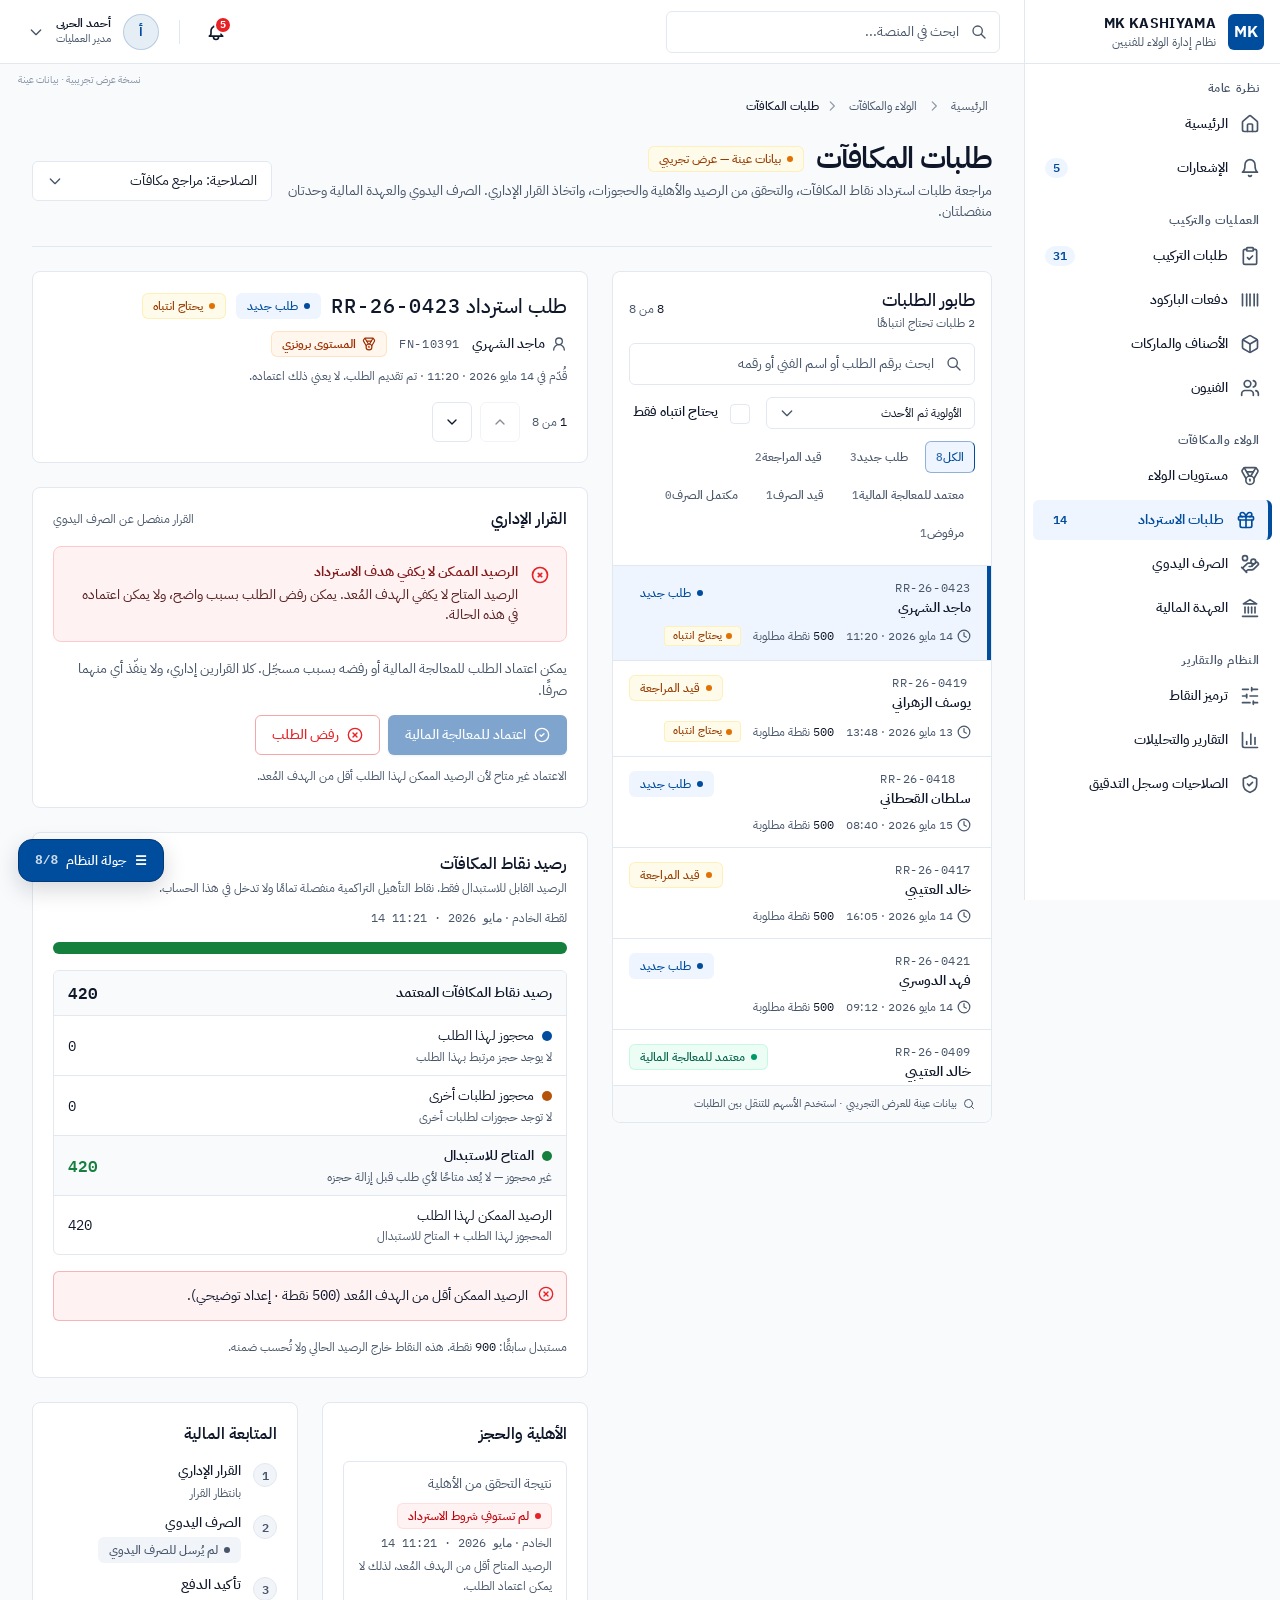
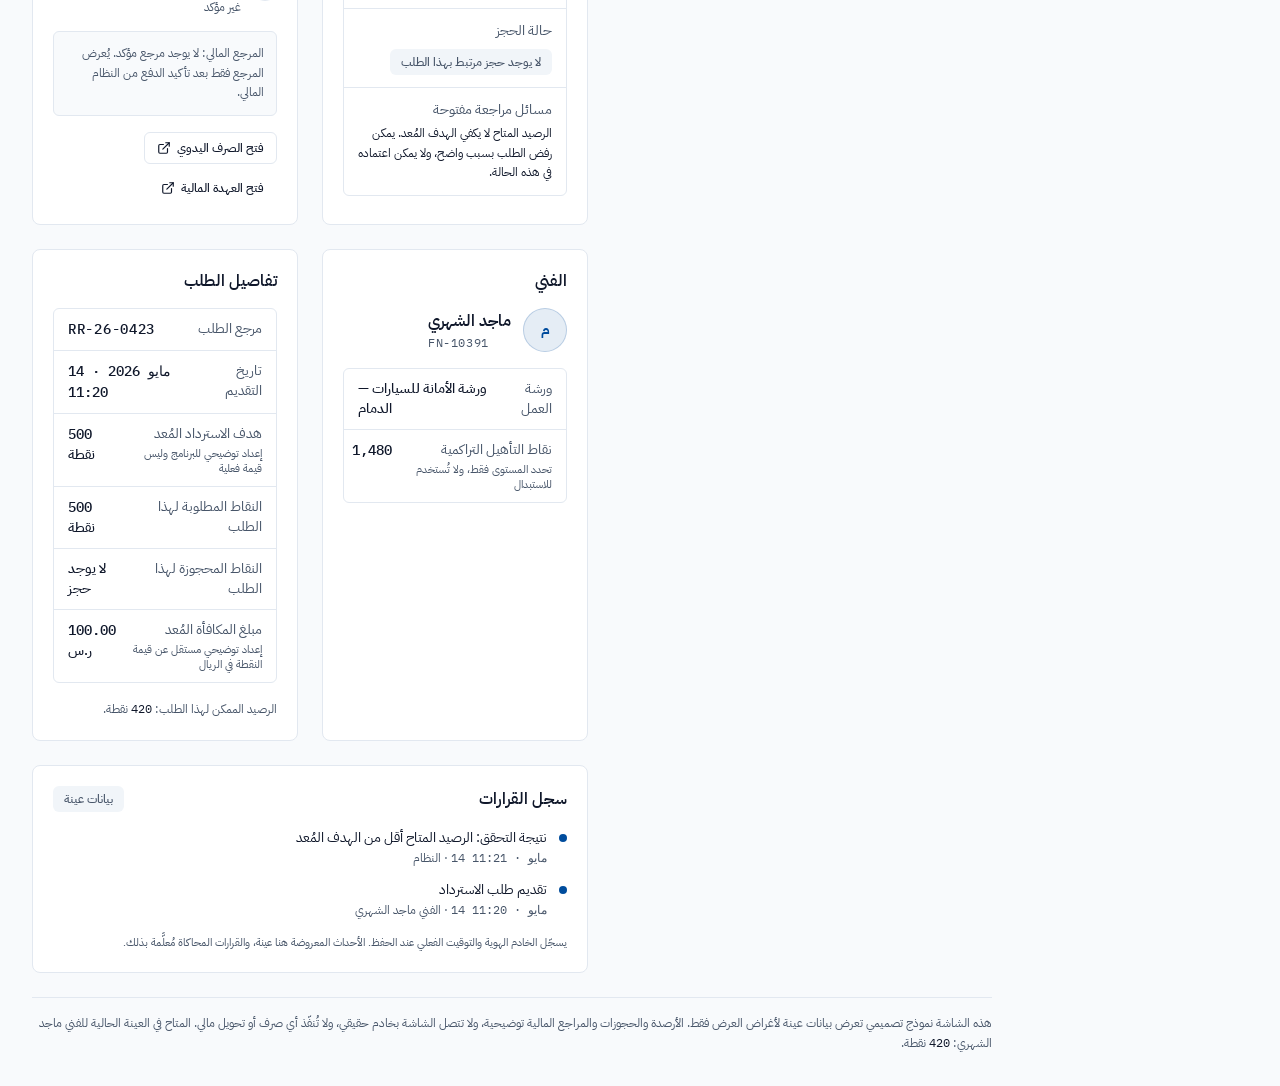
<file: ui-ux/rewards/index.html>
<!doctype html><html lang="ar" dir="rtl"><head>
<meta charset="UTF-8"/><meta name="viewport" content="width=device-width, initial-scale=1"/>
<title>طلبات المكافآت | MK KASHIYAMA</title>
<meta name="description" content="عرض تفاعلي تجريبي لشاشة طلبات المكافآت في نظام MK KASHIYAMA"/>
<link rel="preconnect" href="https://fonts.googleapis.com"/>
<link rel="preconnect" href="https://fonts.gstatic.com" crossorigin/>
<link href="https://fonts.googleapis.com/css2?family=IBM+Plex+Sans+Arabic:wght@400;500;600;700&family=IBM+Plex+Mono:wght@400;500;600;700&display=swap" rel="stylesheet"/>
<link rel="stylesheet" href="./screen.css"/><link rel="stylesheet" href="../assets/demo.css"/>

<style>
:root { color-scheme: light; }
body { margin:0; background:#f8fafc; font-family:'IBM Plex Sans Arabic', system-ui, sans-serif; }
html { scroll-behavior:smooth; }
button, input, textarea,select {font:inherit;} button {cursor:pointer;}
::selection{background:#cfe2ff;}
[data-demo-hidden] {display:none!important;}
.mk-dialog-overlay{position:fixed;inset:0;z-index:20000;background:rgba(15,23,42,.48);display:flex;align-items:center;justify-content:center;padding:1rem;}
.mk-dialog{width:min(100%,550px);max-height:92vh;overflow:auto;background:white;border-radius:14px;border:1px solid #d9e2ed;box-shadow:0 22px 85px rgba(15,23,42,.2);padding:24px;direction:rtl;}
.mk-dialog h2{font-weight:700;font-size:21px;margin:0 0 8px;color:#0f172a}
.mk-dialog p{font-size:14px;line-height:1.85;color:#475569;margin-bottom:12px}
.mk-dialog textarea{width:100%;border:1px solid #cbd5e1;min-height:105px;border-radius:9px;padding:10px;background:#fff;resize:vertical;color:#0f172a}
.mk-dialog .actions{display:flex;gap:8px;margin-top:16px;justify-content:flex-start}
.mk-dialog button{padding:9px 14px;border-radius:8px;border:1px solid #dbe3ec; font-weight:600;font-size:13px}
.mk-dialog .primary{background:#004c9d;color:white;border-color:#004c9d}
.mk-dialog .danger{background:#e72125;color:white;border-color:#e72125}
.mk-note{position:fixed;bottom:18px;left:18px;z-index:22000;background:#0f172a;color:white;box-shadow:0 8px 30px #0f172a44;padding:12px 16px;border-radius:9px;max-width:min(450px,calc(100vw - 32px));font:13px 'IBM Plex Sans Arabic',sans-serif;direction:rtl;}
.mk-is-active{background:#eef5ff!important;border-inline-start-color:#004c9d!important;}
button:focus-visible,input:focus-visible,select:focus-visible,textarea:focus-visible{outline:2px solid #004c9d;outline-offset:2px;}
@media(max-width:900px){main{padding:16px!important;} }
</style></head><body><div id="root"><div class="flex min-h-screen w-full bg-background font-sans text-foreground" dir="rtl"><div class="sticky top-0 hidden h-screen shrink-0 lg:block"><aside class="flex flex-col bg-card border-l border-border h-full transition-all duration-300 ease-in-out shrink-0 select-none w-64" dir="rtl"><div class="flex items-center justify-between h-16 px-4 border-b border-border shrink-0"><div class="flex items-center gap-3 overflow-hidden"><div class="flex items-center justify-center w-9 h-9 rounded-md bg-primary text-primary-foreground font-bold shrink-0">MK</div><div class="flex flex-col min-w-0"><span class="font-sans font-bold text-sm tracking-wide text-foreground truncate">MK KASHIYAMA</span><span class="font-sans text-xs text-muted-foreground truncate">نظام إدارة الولاء للفنيين</span></div></div></div><div class="flex-1 overflow-y-auto py-4 px-2 space-y-6"><div class="space-y-1"><div class="px-3 text-xs font-semibold text-muted-foreground tracking-wider mb-2">نظرة عامة</div><button class="w-full flex items-center gap-3 px-3 py-2.5 rounded-md text-sm font-sans font-medium transition-colors text-right relative focus-visible:outline-none focus-visible:ring-2 focus-visible:ring-ring text-foreground hover:bg-secondary hover:text-foreground" type="button"><span class="shrink-0 w-5 h-5 flex items-center justify-center text-muted-foreground"><svg class="lucide lucide-house w-5 h-5" fill="none" height="24" stroke="currentColor" stroke-linecap="round" stroke-linejoin="round" stroke-width="2" viewbox="0 0 24 24" width="24" xmlns="http://www.w3.org/2000/svg"><path d="M15 21v-8a1 1 0 0 0-1-1h-4a1 1 0 0 0-1 1v8"></path><path d="M3 10a2 2 0 0 1 .709-1.528l7-5.999a2 2 0 0 1 2.582 0l7 5.999A2 2 0 0 1 21 10v9a2 2 0 0 1-2 2H5a2 2 0 0 1-2-2z"></path></svg></span><span class="flex-1 truncate">الرئيسية</span></button><button class="w-full flex items-center gap-3 px-3 py-2.5 rounded-md text-sm font-sans font-medium transition-colors text-right relative focus-visible:outline-none focus-visible:ring-2 focus-visible:ring-ring text-foreground hover:bg-secondary hover:text-foreground" type="button"><span class="shrink-0 w-5 h-5 flex items-center justify-center text-muted-foreground"><svg class="lucide lucide-bell w-5 h-5" fill="none" height="24" stroke="currentColor" stroke-linecap="round" stroke-linejoin="round" stroke-width="2" viewbox="0 0 24 24" width="24" xmlns="http://www.w3.org/2000/svg"><path d="M6 8a6 6 0 0 1 12 0c0 7 3 9 3 9H3s3-2 3-9"></path><path d="M10.3 21a1.94 1.94 0 0 0 3.4 0"></path></svg></span><span class="flex-1 truncate">الإشعارات</span><span class="px-2 py-0.5 text-xs rounded-full font-sans font-semibold shrink-0 bg-accent text-primary">5</span></button></div><div class="space-y-1"><div class="px-3 text-xs font-semibold text-muted-foreground tracking-wider mb-2">العمليات والتركيب</div><button class="w-full flex items-center gap-3 px-3 py-2.5 rounded-md text-sm font-sans font-medium transition-colors text-right relative focus-visible:outline-none focus-visible:ring-2 focus-visible:ring-ring text-foreground hover:bg-secondary hover:text-foreground" type="button"><span class="shrink-0 w-5 h-5 flex items-center justify-center text-muted-foreground"><svg class="lucide lucide-clipboard-check w-5 h-5" fill="none" height="24" stroke="currentColor" stroke-linecap="round" stroke-linejoin="round" stroke-width="2" viewbox="0 0 24 24" width="24" xmlns="http://www.w3.org/2000/svg"><rect height="4" rx="1" ry="1" width="8" x="8" y="2"></rect><path d="M16 4h2a2 2 0 0 1 2 2v14a2 2 0 0 1-2 2H6a2 2 0 0 1-2-2V6a2 2 0 0 1 2-2h2"></path><path d="m9 14 2 2 4-4"></path></svg></span><span class="flex-1 truncate">طلبات التركيب</span><span class="px-2 py-0.5 text-xs rounded-full font-sans font-semibold shrink-0 bg-accent text-primary">31</span></button><button class="w-full flex items-center gap-3 px-3 py-2.5 rounded-md text-sm font-sans font-medium transition-colors text-right relative focus-visible:outline-none focus-visible:ring-2 focus-visible:ring-ring text-foreground hover:bg-secondary hover:text-foreground" type="button"><span class="shrink-0 w-5 h-5 flex items-center justify-center text-muted-foreground"><svg class="lucide lucide-barcode w-5 h-5" fill="none" height="24" stroke="currentColor" stroke-linecap="round" stroke-linejoin="round" stroke-width="2" viewbox="0 0 24 24" width="24" xmlns="http://www.w3.org/2000/svg"><path d="M3 5v14"></path><path d="M8 5v14"></path><path d="M12 5v14"></path><path d="M17 5v14"></path><path d="M21 5v14"></path></svg></span><span class="flex-1 truncate">دفعات الباركود</span></button><button class="w-full flex items-center gap-3 px-3 py-2.5 rounded-md text-sm font-sans font-medium transition-colors text-right relative focus-visible:outline-none focus-visible:ring-2 focus-visible:ring-ring text-foreground hover:bg-secondary hover:text-foreground" type="button"><span class="shrink-0 w-5 h-5 flex items-center justify-center text-muted-foreground"><svg class="lucide lucide-box w-5 h-5" fill="none" height="24" stroke="currentColor" stroke-linecap="round" stroke-linejoin="round" stroke-width="2" viewbox="0 0 24 24" width="24" xmlns="http://www.w3.org/2000/svg"><path d="M21 8a2 2 0 0 0-1-1.73l-7-4a2 2 0 0 0-2 0l-7 4A2 2 0 0 0 3 8v8a2 2 0 0 0 1 1.73l7 4a2 2 0 0 0 2 0l7-4A2 2 0 0 0 21 16Z"></path><path d="m3.3 7 8.7 5 8.7-5"></path><path d="M12 22V12"></path></svg></span><span class="flex-1 truncate">الأصناف والماركات</span></button><button class="w-full flex items-center gap-3 px-3 py-2.5 rounded-md text-sm font-sans font-medium transition-colors text-right relative focus-visible:outline-none focus-visible:ring-2 focus-visible:ring-ring text-foreground hover:bg-secondary hover:text-foreground" type="button"><span class="shrink-0 w-5 h-5 flex items-center justify-center text-muted-foreground"><svg class="lucide lucide-users w-5 h-5" fill="none" height="24" stroke="currentColor" stroke-linecap="round" stroke-linejoin="round" stroke-width="2" viewbox="0 0 24 24" width="24" xmlns="http://www.w3.org/2000/svg"><path d="M16 21v-2a4 4 0 0 0-4-4H6a4 4 0 0 0-4 4v2"></path><circle cx="9" cy="7" r="4"></circle><path d="M22 21v-2a4 4 0 0 0-3-3.87"></path><path d="M16 3.13a4 4 0 0 1 0 7.75"></path></svg></span><span class="flex-1 truncate">الفنيون</span></button></div><div class="space-y-1"><div class="px-3 text-xs font-semibold text-muted-foreground tracking-wider mb-2">الولاء والمكافآت</div><button class="w-full flex items-center gap-3 px-3 py-2.5 rounded-md text-sm font-sans font-medium transition-colors text-right relative focus-visible:outline-none focus-visible:ring-2 focus-visible:ring-ring text-foreground hover:bg-secondary hover:text-foreground" type="button"><span class="shrink-0 w-5 h-5 flex items-center justify-center text-muted-foreground"><svg class="lucide lucide-medal w-5 h-5" fill="none" height="24" stroke="currentColor" stroke-linecap="round" stroke-linejoin="round" stroke-width="2" viewbox="0 0 24 24" width="24" xmlns="http://www.w3.org/2000/svg"><path d="M7.21 15 2.66 7.14a2 2 0 0 1 .13-2.2L4.4 2.8A2 2 0 0 1 6 2h12a2 2 0 0 1 1.6.8l1.6 2.14a2 2 0 0 1 .14 2.2L16.79 15"></path><path d="M11 12 5.12 2.2"></path><path d="m13 12 5.88-9.8"></path><path d="M8 7h8"></path><circle cx="12" cy="17" r="5"></circle><path d="M12 18v-2h-.5"></path></svg></span><span class="flex-1 truncate">مستويات الولاء</span></button><button class="w-full flex items-center gap-3 px-3 py-2.5 rounded-md text-sm font-sans transition-colors text-right relative focus-visible:outline-none focus-visible:ring-2 focus-visible:ring-ring bg-accent text-primary font-semibold border-r-4 border-primary" type="button"><span class="shrink-0 w-5 h-5 flex items-center justify-center text-primary"><svg class="lucide lucide-gift w-5 h-5" fill="none" height="24" stroke="currentColor" stroke-linecap="round" stroke-linejoin="round" stroke-width="2" viewbox="0 0 24 24" width="24" xmlns="http://www.w3.org/2000/svg"><rect height="4" rx="1" width="18" x="3" y="8"></rect><path d="M12 8v13"></path><path d="M19 12v7a2 2 0 0 1-2 2H7a2 2 0 0 1-2-2v-7"></path><path d="M7.5 8a2.5 2.5 0 0 1 0-5A4.8 8 0 0 1 12 8a4.8 8 0 0 1 4.5-5 2.5 2.5 0 0 1 0 5"></path></svg></span><span class="flex-1 truncate">طلبات الاسترداد</span><span class="px-2 py-0.5 text-xs rounded-full font-sans font-semibold shrink-0 bg-accent text-primary">14</span></button><button class="w-full flex items-center gap-3 px-3 py-2.5 rounded-md text-sm font-sans font-medium transition-colors text-right relative focus-visible:outline-none focus-visible:ring-2 focus-visible:ring-ring text-foreground hover:bg-secondary hover:text-foreground" type="button"><span class="shrink-0 w-5 h-5 flex items-center justify-center text-muted-foreground"><svg class="lucide lucide-hand-coins w-5 h-5" fill="none" height="24" stroke="currentColor" stroke-linecap="round" stroke-linejoin="round" stroke-width="2" viewbox="0 0 24 24" width="24" xmlns="http://www.w3.org/2000/svg"><path d="M11 15h2a2 2 0 1 0 0-4h-3c-.6 0-1.1.2-1.4.6L3 17"></path><path d="m7 21 1.6-1.4c.3-.4.8-.6 1.4-.6h4c1.1 0 2.1-.4 2.8-1.2l4.6-4.4a2 2 0 0 0-2.75-2.91l-4.2 3.9"></path><path d="m2 16 6 6"></path><circle cx="16" cy="9" r="2.9"></circle><circle cx="6" cy="5" r="3"></circle></svg></span><span class="flex-1 truncate">الصرف اليدوي</span></button><button class="w-full flex items-center gap-3 px-3 py-2.5 rounded-md text-sm font-sans font-medium transition-colors text-right relative focus-visible:outline-none focus-visible:ring-2 focus-visible:ring-ring text-foreground hover:bg-secondary hover:text-foreground" type="button"><span class="shrink-0 w-5 h-5 flex items-center justify-center text-muted-foreground"><svg class="lucide lucide-landmark w-5 h-5" fill="none" height="24" stroke="currentColor" stroke-linecap="round" stroke-linejoin="round" stroke-width="2" viewbox="0 0 24 24" width="24" xmlns="http://www.w3.org/2000/svg"><line x1="3" x2="21" y1="22" y2="22"></line><line x1="6" x2="6" y1="18" y2="11"></line><line x1="10" x2="10" y1="18" y2="11"></line><line x1="14" x2="14" y1="18" y2="11"></line><line x1="18" x2="18" y1="18" y2="11"></line><polygon points="12 2 20 7 4 7"></polygon></svg></span><span class="flex-1 truncate">العهدة المالية</span></button></div><div class="space-y-1"><div class="px-3 text-xs font-semibold text-muted-foreground tracking-wider mb-2">النظام والتقارير</div><button class="w-full flex items-center gap-3 px-3 py-2.5 rounded-md text-sm font-sans font-medium transition-colors text-right relative focus-visible:outline-none focus-visible:ring-2 focus-visible:ring-ring text-foreground hover:bg-secondary hover:text-foreground" type="button"><span class="shrink-0 w-5 h-5 flex items-center justify-center text-muted-foreground"><svg class="lucide lucide-sliders-horizontal w-5 h-5" fill="none" height="24" stroke="currentColor" stroke-linecap="round" stroke-linejoin="round" stroke-width="2" viewbox="0 0 24 24" width="24" xmlns="http://www.w3.org/2000/svg"><line x1="21" x2="14" y1="4" y2="4"></line><line x1="10" x2="3" y1="4" y2="4"></line><line x1="21" x2="12" y1="12" y2="12"></line><line x1="8" x2="3" y1="12" y2="12"></line><line x1="21" x2="16" y1="20" y2="20"></line><line x1="12" x2="3" y1="20" y2="20"></line><line x1="14" x2="14" y1="2" y2="6"></line><line x1="8" x2="8" y1="10" y2="14"></line><line x1="16" x2="16" y1="18" y2="22"></line></svg></span><span class="flex-1 truncate">ترميز النقاط</span></button><button class="w-full flex items-center gap-3 px-3 py-2.5 rounded-md text-sm font-sans font-medium transition-colors text-right relative focus-visible:outline-none focus-visible:ring-2 focus-visible:ring-ring text-foreground hover:bg-secondary hover:text-foreground" type="button"><span class="shrink-0 w-5 h-5 flex items-center justify-center text-muted-foreground"><svg class="lucide lucide-chart-column w-5 h-5" fill="none" height="24" stroke="currentColor" stroke-linecap="round" stroke-linejoin="round" stroke-width="2" viewbox="0 0 24 24" width="24" xmlns="http://www.w3.org/2000/svg"><path d="M3 3v16a2 2 0 0 0 2 2h16"></path><path d="M18 17V9"></path><path d="M13 17V5"></path><path d="M8 17v-3"></path></svg></span><span class="flex-1 truncate">التقارير والتحليلات</span></button><button class="w-full flex items-center gap-3 px-3 py-2.5 rounded-md text-sm font-sans font-medium transition-colors text-right relative focus-visible:outline-none focus-visible:ring-2 focus-visible:ring-ring text-foreground hover:bg-secondary hover:text-foreground" type="button"><span class="shrink-0 w-5 h-5 flex items-center justify-center text-muted-foreground"><svg class="lucide lucide-shield-check w-5 h-5" fill="none" height="24" stroke="currentColor" stroke-linecap="round" stroke-linejoin="round" stroke-width="2" viewbox="0 0 24 24" width="24" xmlns="http://www.w3.org/2000/svg"><path d="M20 13c0 5-3.5 7.5-7.66 8.95a1 1 0 0 1-.67-.01C7.5 20.5 4 18 4 13V6a1 1 0 0 1 1-1c2 0 4.5-1.2 6.24-2.72a1.17 1.17 0 0 1 1.52 0C14.51 3.81 17 5 19 5a1 1 0 0 1 1 1z"></path><path d="m9 12 2 2 4-4"></path></svg></span><span class="flex-1 truncate">الصلاحيات وسجل التدقيق</span></button></div></div></aside></div><div class="flex min-w-0 flex-1 flex-col"><header class="h-16 px-6 bg-card border-b border-border flex items-center justify-between gap-4 shrink-0 font-sans select-none" dir="rtl"><div class="flex items-center gap-3"><div class="w-full max-w-md"><div class="w-full flex flex-col gap-1.5"><div class="relative flex items-center w-full bg-surface rounded-md border transition-colors duration-150 ease-in-out border-input hover:border-border-hover focus-within:border-primary focus-within:ring-2 focus-within:ring-ring"><span class="ps-3 text-muted-foreground flex items-center shrink-0 pointer-events-none"><svg class="w-4 h-4 text-muted-foreground" fill="none" stroke="currentColor" viewbox="0 0 24 24"><path d="M21 21l-6-6m2-5a7 7 0 11-14 0 7 7 0 0114 0z" stroke-linecap="round" stroke-linejoin="round" stroke-width="2"></path></svg></span><input aria-label="البحث في المنصة" class="w-full bg-transparent text-foreground placeholder:text-muted-foreground focus:outline-none transition-colors select-text h-10 px-3 text-sm min-h-[40px] font-sans text-start" placeholder="ابحث في المنصة..." type="search" value=""/></div></div></div></div><div class="flex items-center gap-3"><div class="relative"><button aria-label="الإشعارات (5 غير مقروء)" class="inline-flex items-center justify-center shrink-0 transition-all duration-150 ease-in-out select-none focus-visible:outline-none focus-visible:ring-2 focus-visible:ring-ring focus-visible:ring-offset-2 disabled:opacity-50 disabled:pointer-events-none disabled:cursor-not-allowed active:scale-[0.96] bg-transparent text-foreground hover:bg-secondary active:bg-secondary-active border border-transparent h-10 w-10 min-w-[40px] min-h-[40px] text-sm rounded-md" title="الإشعارات (5 غير مقروء)" type="button"><svg class="w-5 h-5 text-foreground" fill="none" stroke="currentColor" stroke-width="2" viewbox="0 0 24 24"><path d="M15 17h5l-1.405-1.405A2.032 2.032 0 0118 14.158V11a6.002 6.002 0 00-4-5.659V5a2 2 0 10-4 0v.341C7.67 6.165 6 8.388 6 11v3.159c0 .538-.214 1.055-.595 1.436L4 17h5m6 0v1a3 3 0 11-6 0v-1m6 0H9" stroke-linecap="round" stroke-linejoin="round"></path></svg></button><span class="absolute top-1 start-1 flex items-center justify-center min-w-[18px] h-[18px] px-1 text-[10px] font-bold text-white bg-destructive rounded-full border-2 border-card pointer-events-none">5</span></div><div aria-hidden="true" class="h-6 w-px bg-border my-auto mx-1"></div><button class="flex items-center gap-3 p-1 rounded-lg hover:bg-secondary transition-colors focus-visible:outline-none focus-visible:ring-2 focus-visible:ring-ring" type="button"><div class="flex items-center justify-center w-9 h-9 rounded-full bg-primary/10 text-primary font-bold text-sm shrink-0 border border-primary/20 overflow-hidden">أ</div><div class="hidden sm:flex flex-col text-right"><span class="text-xs font-semibold text-foreground truncate max-w-[140px]">أحمد الحربي</span><span class="text-[11px] text-muted-foreground truncate max-w-[140px]">مدير العمليات</span></div><svg class="w-4 h-4 text-muted-foreground hidden sm:block" fill="none" stroke="currentColor" stroke-width="2" viewbox="0 0 24 24"><path d="M19 9l-7 7-7-7" stroke-linecap="round" stroke-linejoin="round"></path></svg></button></div></header><main class="mx-auto w-full max-w-[1440px] flex-1 space-y-6 p-6 lg:p-8"><nav aria-label="مسار التنقل" class="flex items-center text-xs font-sans text-muted-foreground select-none" dir="rtl"><ol class="flex items-center flex-wrap gap-1.5"><li class="inline-flex items-center gap-1.5"><button class="hover:text-foreground transition-colors focus-visible:outline-none focus-visible:ring-2 focus-visible:ring-ring rounded px-1 py-0.5" type="button">الرئيسية</button></li><li class="inline-flex items-center gap-1.5"><svg aria-hidden="true" class="w-3.5 h-3.5 text-muted-foreground/60 shrink-0 rotate-180" fill="none" stroke="currentColor" stroke-width="2" viewbox="0 0 24 24"><path d="M15 19l-7-7 7-7" stroke-linecap="round" stroke-linejoin="round"></path></svg><button class="hover:text-foreground transition-colors focus-visible:outline-none focus-visible:ring-2 focus-visible:ring-ring rounded px-1 py-0.5 max-w-[180px] truncate" type="button">الولاء والمكافآت</button></li><li class="inline-flex items-center gap-1.5"><svg aria-hidden="true" class="w-3.5 h-3.5 text-muted-foreground/60 shrink-0 rotate-180" fill="none" stroke="currentColor" stroke-width="2" viewbox="0 0 24 24"><path d="M15 19l-7-7 7-7" stroke-linecap="round" stroke-linejoin="round"></path></svg><span aria-current="page" class="font-medium text-foreground max-w-[240px] truncate">طلبات المكافآت</span></li></ol></nav><div class="flex flex-col gap-3 pb-6 border-b border-border select-none font-sans" dir="rtl"><div class="flex flex-col sm:flex-row sm:items-center sm:justify-between gap-4"><div class="space-y-1 min-w-0"><div class="flex items-center gap-3 flex-wrap"><h1 class="text-2xl sm:text-3xl font-semibold tracking-tight text-foreground truncate">طلبات المكافآت</h1><div class="shrink-0"><span class="inline-flex items-center justify-center border transition-colors whitespace-nowrap dir-rtl text-xs px-2.5 py-1 gap-1.5 font-medium rounded-md bg-amber-50 text-amber-800 border-amber-200/50"><span aria-hidden="true" class="w-1.5 h-1.5 rounded-full shrink-0 bg-amber-600"></span><span>بيانات عينة — عرض تجريبي</span></span></div></div><p class="text-sm text-muted-foreground leading-normal max-w-3xl">مراجعة طلبات استرداد نقاط المكافآت، والتحقق من الرصيد والأهلية والحجوزات، واتخاذ القرار الإداري. الصرف اليدوي والعهدة المالية وحدتان منفصلتان.</p></div><div class="flex items-center gap-3 shrink-0 flex-wrap sm:flex-nowrap"><div class="w-60"><div class="relative font-sans text-start w-full"><button aria-expanded="false" aria-haspopup="listbox" aria-label="الصلاحية المعروضة في الشاشة" class="flex items-center justify-between w-full bg-surface text-foreground font-normal transition-colors duration-150 border cursor-pointer select-none focus-visible:outline-none focus-visible:ring-2 focus-visible:ring-ring focus-visible:ring-offset-2 disabled:opacity-50 disabled:bg-muted/40 disabled:cursor-not-allowed border-input hover:border-border-hover h-10 px-3.5 text-sm min-h-[40px] rounded-md" id=":r0:" type="button"><span class="truncate">الصلاحية: مراجع مكافآت</span><svg aria-hidden="true" class="h-4 w-4 shrink-0 transition-transform duration-200 text-muted-foreground ms-2" fill="none" stroke="currentColor" stroke-width="2" viewbox="0 0 24 24" xmlns="http://www.w3.org/2000/svg"><path d="M19 9l-7 7-7-7" stroke-linecap="round" stroke-linejoin="round"></path></svg></button></div></div></div></div></div><div class="grid grid-cols-1 items-start gap-6 xl:grid-cols-[380px_minmax(0,1fr)]"><section aria-labelledby="queue-title" class="flex min-w-0 flex-col overflow-hidden rounded-lg border border-border bg-card xl:sticky xl:top-6 xl:max-h-[calc(100vh-3rem)]"><header class="shrink-0 space-y-3 border-b border-border p-4"><div class="flex items-center justify-between gap-2"><div class="min-w-0 space-y-0.5"><h2 class="text-lg font-medium leading-snug text-foreground" id="queue-title">طابور الطلبات</h2><p class="text-xs text-muted-foreground">2 طلبات تحتاج انتباهًا</p></div><span class="shrink-0 text-xs text-muted-foreground"><span class="font-mono tabular-nums text-foreground" dir="ltr">8</span> من <span class="font-mono tabular-nums" dir="ltr">8</span></span></div><div class="w-full flex flex-col gap-1.5"><div class="relative flex items-center w-full bg-surface rounded-md border transition-colors duration-150 ease-in-out border-input hover:border-border-hover focus-within:border-primary focus-within:ring-2 focus-within:ring-ring"><span class="ps-3 text-muted-foreground flex items-center shrink-0 pointer-events-none"><svg class="w-4 h-4 text-muted-foreground" fill="none" stroke="currentColor" viewbox="0 0 24 24"><path d="M21 21l-6-6m2-5a7 7 0 11-14 0 7 7 0 0114 0z" stroke-linecap="round" stroke-linejoin="round" stroke-width="2"></path></svg></span><input aria-label="البحث برقم الطلب أو اسم الفني أو رقمه" class="w-full bg-transparent text-foreground placeholder:text-muted-foreground focus:outline-none transition-colors select-text h-10 px-3 text-sm min-h-[40px] font-sans text-start" placeholder="ابحث برقم الطلب أو اسم الفني أو رقمه" type="search" value=""/></div></div><div class="grid grid-cols-[minmax(0,1fr)_auto] items-center gap-3"><div class="relative font-sans text-start w-full"><button aria-expanded="false" aria-haspopup="listbox" aria-label="ترتيب الطلبات" class="flex items-center justify-between w-full bg-surface text-foreground font-normal transition-colors duration-150 border cursor-pointer select-none focus-visible:outline-none focus-visible:ring-2 focus-visible:ring-ring focus-visible:ring-offset-2 disabled:opacity-50 disabled:bg-muted/40 disabled:cursor-not-allowed border-input hover:border-border-hover h-8 px-3 text-xs min-h-[32px] rounded-md" id=":r1:" type="button"><span class="truncate">الأولوية ثم الأحدث</span><svg aria-hidden="true" class="h-4 w-4 shrink-0 transition-transform duration-200 text-muted-foreground ms-2" fill="none" stroke="currentColor" stroke-width="2" viewbox="0 0 24 24" xmlns="http://www.w3.org/2000/svg"><path d="M19 9l-7 7-7-7" stroke-linecap="round" stroke-linejoin="round"></path></svg></button></div><label class="relative inline-flex items-start gap-3 select-none cursor-pointer text-start px-1 min-h-0 py-0" for=":r2:"><div class="relative flex items-center justify-center shrink-0 mt-0.5"><input class="peer sr-only" id=":r2:" type="checkbox"/><div class="h-5 w-5 rounded border transition-all duration-150 flex items-center justify-center bg-surface peer-focus-visible:ring-2 peer-focus-visible:ring-ring peer-focus-visible:ring-offset-2 border-input hover:border-border-hover"><svg aria-hidden="true" class="h-3.5 w-3.5 stroke-current stroke-[2.5] transition-transform duration-150 scale-0 opacity-0" fill="none" viewbox="0 0 16 16" xmlns="http://www.w3.org/2000/svg"><path d="M3.5 8.5L6.5 11.5L12.5 4.5" stroke-linecap="round" stroke-linejoin="round"></path></svg></div></div><div class="flex flex-col gap-0.5 text-start"><span class="text-sm font-medium font-sans text-foreground leading-snug">يحتاج انتباه فقط</span></div></label></div><div aria-label="تصفية الطلبات حسب الحالة" class="flex flex-wrap gap-1.5" role="group"><button aria-pressed="true" class="inline-flex items-center justify-center font-sans font-medium transition-all duration-150 ease-in-out select-none focus-visible:outline-none focus-visible:ring-2 focus-visible:ring-ring focus-visible:ring-offset-2 disabled:opacity-50 disabled:pointer-events-none disabled:cursor-not-allowed active:scale-[0.98] bg-accent hover:bg-accent-hover active:bg-secondary border text-xs gap-1.5 rounded-md min-h-[32px] h-8 px-2.5 border-primary/40 text-primary" type="button"><span><span>الكل</span><span class="font-mono tabular-nums text-[11px] opacity-80" dir="ltr">8</span></span></button><button aria-pressed="false" class="inline-flex items-center justify-center font-sans font-medium transition-all duration-150 ease-in-out select-none focus-visible:outline-none focus-visible:ring-2 focus-visible:ring-ring focus-visible:ring-offset-2 disabled:opacity-50 disabled:pointer-events-none disabled:cursor-not-allowed active:scale-[0.98] bg-transparent hover:bg-secondary active:bg-secondary-active border border-transparent text-xs gap-1.5 rounded-md min-h-[32px] h-8 px-2.5 text-muted-foreground" type="button"><span><span>طلب جديد</span><span class="font-mono tabular-nums text-[11px] opacity-80" dir="ltr">3</span></span></button><button aria-pressed="false" class="inline-flex items-center justify-center font-sans font-medium transition-all duration-150 ease-in-out select-none focus-visible:outline-none focus-visible:ring-2 focus-visible:ring-ring focus-visible:ring-offset-2 disabled:opacity-50 disabled:pointer-events-none disabled:cursor-not-allowed active:scale-[0.98] bg-transparent hover:bg-secondary active:bg-secondary-active border border-transparent text-xs gap-1.5 rounded-md min-h-[32px] h-8 px-2.5 text-muted-foreground" type="button"><span><span>قيد المراجعة</span><span class="font-mono tabular-nums text-[11px] opacity-80" dir="ltr">2</span></span></button><button aria-pressed="false" class="inline-flex items-center justify-center font-sans font-medium transition-all duration-150 ease-in-out select-none focus-visible:outline-none focus-visible:ring-2 focus-visible:ring-ring focus-visible:ring-offset-2 disabled:opacity-50 disabled:pointer-events-none disabled:cursor-not-allowed active:scale-[0.98] bg-transparent hover:bg-secondary active:bg-secondary-active border border-transparent text-xs gap-1.5 rounded-md min-h-[32px] h-8 px-2.5 text-muted-foreground" type="button"><span><span>معتمد للمعالجة المالية</span><span class="font-mono tabular-nums text-[11px] opacity-80" dir="ltr">1</span></span></button><button aria-pressed="false" class="inline-flex items-center justify-center font-sans font-medium transition-all duration-150 ease-in-out select-none focus-visible:outline-none focus-visible:ring-2 focus-visible:ring-ring focus-visible:ring-offset-2 disabled:opacity-50 disabled:pointer-events-none disabled:cursor-not-allowed active:scale-[0.98] bg-transparent hover:bg-secondary active:bg-secondary-active border border-transparent text-xs gap-1.5 rounded-md min-h-[32px] h-8 px-2.5 text-muted-foreground" type="button"><span><span>قيد الصرف</span><span class="font-mono tabular-nums text-[11px] opacity-80" dir="ltr">1</span></span></button><button aria-pressed="false" class="inline-flex items-center justify-center font-sans font-medium transition-all duration-150 ease-in-out select-none focus-visible:outline-none focus-visible:ring-2 focus-visible:ring-ring focus-visible:ring-offset-2 disabled:opacity-50 disabled:pointer-events-none disabled:cursor-not-allowed active:scale-[0.98] bg-transparent hover:bg-secondary active:bg-secondary-active border border-transparent text-xs gap-1.5 rounded-md min-h-[32px] h-8 px-2.5 text-muted-foreground" type="button"><span><span>مكتمل الصرف</span><span class="font-mono tabular-nums text-[11px] opacity-80" dir="ltr">0</span></span></button><button aria-pressed="false" class="inline-flex items-center justify-center font-sans font-medium transition-all duration-150 ease-in-out select-none focus-visible:outline-none focus-visible:ring-2 focus-visible:ring-ring focus-visible:ring-offset-2 disabled:opacity-50 disabled:pointer-events-none disabled:cursor-not-allowed active:scale-[0.98] bg-transparent hover:bg-secondary active:bg-secondary-active border border-transparent text-xs gap-1.5 rounded-md min-h-[32px] h-8 px-2.5 text-muted-foreground" type="button"><span><span>مرفوض</span><span class="font-mono tabular-nums text-[11px] opacity-80" dir="ltr">1</span></span></button></div></header><div class="min-h-0 flex-1 overflow-y-auto"><ul aria-label="قائمة طلبات الاسترداد" class="divide-y divide-border"><li><button aria-pressed="true" class="w-full border-s-4 px-4 py-3.5 text-start transition-colors duration-150 focus-visible:outline-none focus-visible:ring-2 focus-visible:ring-inset focus-visible:ring-ring border-primary bg-primary-subtle" id="queue-row-RR-26-0423" type="button"><div class="flex items-start justify-between gap-3"><div class="min-w-0 space-y-0.5"><p class="font-mono text-xs tracking-wider text-muted-foreground text-start" dir="ltr">RR-26-0423</p><p class="truncate text-sm font-semibold text-foreground">ماجد الشهري</p></div><span class="inline-flex items-center justify-center border transition-colors whitespace-nowrap dir-rtl text-xs px-2.5 py-1 gap-1.5 font-medium rounded-md bg-accent text-primary border-transparent"><span aria-hidden="true" class="w-1.5 h-1.5 rounded-full shrink-0 bg-primary"></span><span>طلب جديد</span></span></div><div class="mt-2 flex flex-wrap items-center gap-x-3 gap-y-1.5 text-xs text-muted-foreground"><span class="inline-flex items-center gap-1"><svg aria-hidden="true" class="lucide lucide-clock h-3.5 w-3.5 shrink-0" fill="none" height="24" stroke="currentColor" stroke-linecap="round" stroke-linejoin="round" stroke-width="2" viewbox="0 0 24 24" width="24" xmlns="http://www.w3.org/2000/svg"><circle cx="12" cy="12" r="10"></circle><polyline points="12 6 12 12 16 14"></polyline></svg><span>14 مايو 2026 · 11:20</span></span><span><span class="font-mono tabular-nums text-foreground" dir="ltr">500</span> نقطة مطلوبة</span><span class="inline-flex items-center justify-center border transition-colors whitespace-nowrap dir-rtl text-[11px] px-2 py-0.5 gap-1 font-medium rounded bg-amber-50 text-amber-800 border-amber-200/50"><span aria-hidden="true" class="w-1.5 h-1.5 rounded-full shrink-0 bg-amber-600"></span><span>يحتاج انتباه</span></span></div></button></li><li><button aria-pressed="false" class="w-full border-s-4 px-4 py-3.5 text-start transition-colors duration-150 focus-visible:outline-none focus-visible:ring-2 focus-visible:ring-inset focus-visible:ring-ring border-transparent hover:bg-surface-subtle" id="queue-row-RR-26-0419" type="button"><div class="flex items-start justify-between gap-3"><div class="min-w-0 space-y-0.5"><p class="font-mono text-xs tracking-wider text-muted-foreground text-start" dir="ltr">RR-26-0419</p><p class="truncate text-sm font-semibold text-foreground">يوسف الزهراني</p></div><span class="inline-flex items-center justify-center border transition-colors whitespace-nowrap dir-rtl text-xs px-2.5 py-1 gap-1.5 font-medium rounded-md bg-amber-50 text-amber-800 border-amber-200/50"><span aria-hidden="true" class="w-1.5 h-1.5 rounded-full shrink-0 bg-amber-600"></span><span>قيد المراجعة</span></span></div><div class="mt-2 flex flex-wrap items-center gap-x-3 gap-y-1.5 text-xs text-muted-foreground"><span class="inline-flex items-center gap-1"><svg aria-hidden="true" class="lucide lucide-clock h-3.5 w-3.5 shrink-0" fill="none" height="24" stroke="currentColor" stroke-linecap="round" stroke-linejoin="round" stroke-width="2" viewbox="0 0 24 24" width="24" xmlns="http://www.w3.org/2000/svg"><circle cx="12" cy="12" r="10"></circle><polyline points="12 6 12 12 16 14"></polyline></svg><span>13 مايو 2026 · 13:48</span></span><span><span class="font-mono tabular-nums text-foreground" dir="ltr">500</span> نقطة مطلوبة</span><span class="inline-flex items-center justify-center border transition-colors whitespace-nowrap dir-rtl text-[11px] px-2 py-0.5 gap-1 font-medium rounded bg-amber-50 text-amber-800 border-amber-200/50"><span aria-hidden="true" class="w-1.5 h-1.5 rounded-full shrink-0 bg-amber-600"></span><span>يحتاج انتباه</span></span></div></button></li><li><button aria-pressed="false" class="w-full border-s-4 px-4 py-3.5 text-start transition-colors duration-150 focus-visible:outline-none focus-visible:ring-2 focus-visible:ring-inset focus-visible:ring-ring border-transparent hover:bg-surface-subtle" id="queue-row-RR-26-0418" type="button"><div class="flex items-start justify-between gap-3"><div class="min-w-0 space-y-0.5"><p class="font-mono text-xs tracking-wider text-muted-foreground text-start" dir="ltr">RR-26-0418</p><p class="truncate text-sm font-semibold text-foreground">سلطان القحطاني</p></div><span class="inline-flex items-center justify-center border transition-colors whitespace-nowrap dir-rtl text-xs px-2.5 py-1 gap-1.5 font-medium rounded-md bg-accent text-primary border-transparent"><span aria-hidden="true" class="w-1.5 h-1.5 rounded-full shrink-0 bg-primary"></span><span>طلب جديد</span></span></div><div class="mt-2 flex flex-wrap items-center gap-x-3 gap-y-1.5 text-xs text-muted-foreground"><span class="inline-flex items-center gap-1"><svg aria-hidden="true" class="lucide lucide-clock h-3.5 w-3.5 shrink-0" fill="none" height="24" stroke="currentColor" stroke-linecap="round" stroke-linejoin="round" stroke-width="2" viewbox="0 0 24 24" width="24" xmlns="http://www.w3.org/2000/svg"><circle cx="12" cy="12" r="10"></circle><polyline points="12 6 12 12 16 14"></polyline></svg><span>15 مايو 2026 · 08:40</span></span><span><span class="font-mono tabular-nums text-foreground" dir="ltr">500</span> نقطة مطلوبة</span></div></button></li><li><button aria-pressed="false" class="w-full border-s-4 px-4 py-3.5 text-start transition-colors duration-150 focus-visible:outline-none focus-visible:ring-2 focus-visible:ring-inset focus-visible:ring-ring border-transparent hover:bg-surface-subtle" id="queue-row-RR-26-0417" type="button"><div class="flex items-start justify-between gap-3"><div class="min-w-0 space-y-0.5"><p class="font-mono text-xs tracking-wider text-muted-foreground text-start" dir="ltr">RR-26-0417</p><p class="truncate text-sm font-semibold text-foreground">خالد العتيبي</p></div><span class="inline-flex items-center justify-center border transition-colors whitespace-nowrap dir-rtl text-xs px-2.5 py-1 gap-1.5 font-medium rounded-md bg-amber-50 text-amber-800 border-amber-200/50"><span aria-hidden="true" class="w-1.5 h-1.5 rounded-full shrink-0 bg-amber-600"></span><span>قيد المراجعة</span></span></div><div class="mt-2 flex flex-wrap items-center gap-x-3 gap-y-1.5 text-xs text-muted-foreground"><span class="inline-flex items-center gap-1"><svg aria-hidden="true" class="lucide lucide-clock h-3.5 w-3.5 shrink-0" fill="none" height="24" stroke="currentColor" stroke-linecap="round" stroke-linejoin="round" stroke-width="2" viewbox="0 0 24 24" width="24" xmlns="http://www.w3.org/2000/svg"><circle cx="12" cy="12" r="10"></circle><polyline points="12 6 12 12 16 14"></polyline></svg><span>14 مايو 2026 · 16:05</span></span><span><span class="font-mono tabular-nums text-foreground" dir="ltr">500</span> نقطة مطلوبة</span></div></button></li><li><button aria-pressed="false" class="w-full border-s-4 px-4 py-3.5 text-start transition-colors duration-150 focus-visible:outline-none focus-visible:ring-2 focus-visible:ring-inset focus-visible:ring-ring border-transparent hover:bg-surface-subtle" id="queue-row-RR-26-0421" type="button"><div class="flex items-start justify-between gap-3"><div class="min-w-0 space-y-0.5"><p class="font-mono text-xs tracking-wider text-muted-foreground text-start" dir="ltr">RR-26-0421</p><p class="truncate text-sm font-semibold text-foreground">فهد الدوسري</p></div><span class="inline-flex items-center justify-center border transition-colors whitespace-nowrap dir-rtl text-xs px-2.5 py-1 gap-1.5 font-medium rounded-md bg-accent text-primary border-transparent"><span aria-hidden="true" class="w-1.5 h-1.5 rounded-full shrink-0 bg-primary"></span><span>طلب جديد</span></span></div><div class="mt-2 flex flex-wrap items-center gap-x-3 gap-y-1.5 text-xs text-muted-foreground"><span class="inline-flex items-center gap-1"><svg aria-hidden="true" class="lucide lucide-clock h-3.5 w-3.5 shrink-0" fill="none" height="24" stroke="currentColor" stroke-linecap="round" stroke-linejoin="round" stroke-width="2" viewbox="0 0 24 24" width="24" xmlns="http://www.w3.org/2000/svg"><circle cx="12" cy="12" r="10"></circle><polyline points="12 6 12 12 16 14"></polyline></svg><span>14 مايو 2026 · 09:12</span></span><span><span class="font-mono tabular-nums text-foreground" dir="ltr">500</span> نقطة مطلوبة</span></div></button></li><li><button aria-pressed="false" class="w-full border-s-4 px-4 py-3.5 text-start transition-colors duration-150 focus-visible:outline-none focus-visible:ring-2 focus-visible:ring-inset focus-visible:ring-ring border-transparent hover:bg-surface-subtle" id="queue-row-RR-26-0409" type="button"><div class="flex items-start justify-between gap-3"><div class="min-w-0 space-y-0.5"><p class="font-mono text-xs tracking-wider text-muted-foreground text-start" dir="ltr">RR-26-0409</p><p class="truncate text-sm font-semibold text-foreground">خالد العتيبي</p></div><span class="inline-flex items-center justify-center border transition-colors whitespace-nowrap dir-rtl text-xs px-2.5 py-1 gap-1.5 font-medium rounded-md bg-emerald-50 text-emerald-800 border-emerald-200/50"><span aria-hidden="true" class="w-1.5 h-1.5 rounded-full shrink-0 bg-emerald-600"></span><span>معتمد للمعالجة المالية</span></span></div><div class="mt-2 flex flex-wrap items-center gap-x-3 gap-y-1.5 text-xs text-muted-foreground"><span class="inline-flex items-center gap-1"><svg aria-hidden="true" class="lucide lucide-clock h-3.5 w-3.5 shrink-0" fill="none" height="24" stroke="currentColor" stroke-linecap="round" stroke-linejoin="round" stroke-width="2" viewbox="0 0 24 24" width="24" xmlns="http://www.w3.org/2000/svg"><circle cx="12" cy="12" r="10"></circle><polyline points="12 6 12 12 16 14"></polyline></svg><span>11 مايو 2026 · 10:30</span></span><span><span class="font-mono tabular-nums text-foreground" dir="ltr">500</span> نقطة مطلوبة</span></div></button></li><li><button aria-pressed="false" class="w-full border-s-4 px-4 py-3.5 text-start transition-colors duration-150 focus-visible:outline-none focus-visible:ring-2 focus-visible:ring-inset focus-visible:ring-ring border-transparent hover:bg-surface-subtle" id="queue-row-RR-26-0414" type="button"><div class="flex items-start justify-between gap-3"><div class="min-w-0 space-y-0.5"><p class="font-mono text-xs tracking-wider text-muted-foreground text-start" dir="ltr">RR-26-0414</p><p class="truncate text-sm font-semibold text-foreground">عبدالله الحربي</p></div><span class="inline-flex items-center justify-center border transition-colors whitespace-nowrap dir-rtl text-xs px-2.5 py-1 gap-1.5 font-medium rounded-md bg-red-50 text-red-700 border-red-200/50"><span aria-hidden="true" class="w-1.5 h-1.5 rounded-full shrink-0 bg-destructive"></span><span>مرفوض</span></span></div><div class="mt-2 flex flex-wrap items-center gap-x-3 gap-y-1.5 text-xs text-muted-foreground"><span class="inline-flex items-center gap-1"><svg aria-hidden="true" class="lucide lucide-clock h-3.5 w-3.5 shrink-0" fill="none" height="24" stroke="currentColor" stroke-linecap="round" stroke-linejoin="round" stroke-width="2" viewbox="0 0 24 24" width="24" xmlns="http://www.w3.org/2000/svg"><circle cx="12" cy="12" r="10"></circle><polyline points="12 6 12 12 16 14"></polyline></svg><span>10 مايو 2026 · 15:02</span></span><span><span class="font-mono tabular-nums text-foreground" dir="ltr">500</span> نقطة مطلوبة</span></div></button></li><li><button aria-pressed="false" class="w-full border-s-4 px-4 py-3.5 text-start transition-colors duration-150 focus-visible:outline-none focus-visible:ring-2 focus-visible:ring-inset focus-visible:ring-ring border-transparent hover:bg-surface-subtle" id="queue-row-RR-26-0396" type="button"><div class="flex items-start justify-between gap-3"><div class="min-w-0 space-y-0.5"><p class="font-mono text-xs tracking-wider text-muted-foreground text-start" dir="ltr">RR-26-0396</p><p class="truncate text-sm font-semibold text-foreground">سلطان القحطاني</p></div><span class="inline-flex items-center justify-center border transition-colors whitespace-nowrap dir-rtl text-xs px-2.5 py-1 gap-1.5 font-medium rounded-md bg-transparent text-primary border-primary"><span aria-hidden="true" class="w-1.5 h-1.5 rounded-full shrink-0 bg-primary"></span><span>قيد الصرف</span></span></div><div class="mt-2 flex flex-wrap items-center gap-x-3 gap-y-1.5 text-xs text-muted-foreground"><span class="inline-flex items-center gap-1"><svg aria-hidden="true" class="lucide lucide-clock h-3.5 w-3.5 shrink-0" fill="none" height="24" stroke="currentColor" stroke-linecap="round" stroke-linejoin="round" stroke-width="2" viewbox="0 0 24 24" width="24" xmlns="http://www.w3.org/2000/svg"><circle cx="12" cy="12" r="10"></circle><polyline points="12 6 12 12 16 14"></polyline></svg><span>4 مايو 2026 · 12:10</span></span><span><span class="font-mono tabular-nums text-foreground" dir="ltr">500</span> نقطة مطلوبة</span></div></button></li></ul></div><footer class="shrink-0 border-t border-border bg-surface-subtle px-4 py-2.5"><p class="flex items-center gap-1.5 text-[11px] text-muted-foreground"><svg aria-hidden="true" class="lucide lucide-search h-3 w-3 shrink-0" fill="none" height="24" stroke="currentColor" stroke-linecap="round" stroke-linejoin="round" stroke-width="2" viewbox="0 0 24 24" width="24" xmlns="http://www.w3.org/2000/svg"><circle cx="11" cy="11" r="8"></circle><path d="m21 21-4.3-4.3"></path></svg><span>بيانات عينة للعرض التجريبي · استخدم الأسهم للتنقل بين الطلبات</span></p></footer></section><article aria-label="تفاصيل الطلب RR-26-0423" class="min-w-0 space-y-6"><section aria-labelledby="request-title" class="rounded-lg border border-border bg-card p-5"><div class="flex flex-wrap items-start justify-between gap-4"><div class="min-w-0 space-y-2.5"><div class="flex flex-wrap items-center gap-2.5"><h2 class="text-xl font-medium leading-snug text-foreground" id="request-title">طلب استرداد <span class="font-mono tracking-wider" dir="ltr">RR-26-0423</span></h2><span class="inline-flex items-center justify-center border transition-colors whitespace-nowrap dir-rtl text-xs px-2.5 py-1 gap-1.5 font-medium rounded-md bg-accent text-primary border-transparent"><span aria-hidden="true" class="w-1.5 h-1.5 rounded-full shrink-0 bg-primary"></span><span>طلب جديد</span></span><span class="inline-flex items-center justify-center border transition-colors whitespace-nowrap dir-rtl text-xs px-2.5 py-1 gap-1.5 font-medium rounded-md bg-amber-50 text-amber-800 border-amber-200/50"><span aria-hidden="true" class="w-1.5 h-1.5 rounded-full shrink-0 bg-amber-600"></span><span>يحتاج انتباه</span></span></div><div class="flex flex-wrap items-center gap-x-3 gap-y-2 text-sm"><span class="inline-flex items-center gap-1.5 font-medium text-foreground"><svg aria-hidden="true" class="lucide lucide-user-round h-4 w-4 text-muted-foreground" fill="none" height="24" stroke="currentColor" stroke-linecap="round" stroke-linejoin="round" stroke-width="2" viewbox="0 0 24 24" width="24" xmlns="http://www.w3.org/2000/svg"><circle cx="12" cy="8" r="5"></circle><path d="M20 21a8 8 0 0 0-16 0"></path></svg>ماجد الشهري</span><span class="font-mono text-xs tracking-wider text-muted-foreground" dir="ltr">FN-10391</span><span class="inline-flex items-center gap-1.5 whitespace-nowrap rounded-md border px-2.5 py-1 text-xs font-semibold bg-orange-50 text-orange-800 border-orange-200/60"><svg aria-hidden="true" class="lucide lucide-medal h-3.5 w-3.5" fill="none" height="24" stroke="currentColor" stroke-linecap="round" stroke-linejoin="round" stroke-width="2" viewbox="0 0 24 24" width="24" xmlns="http://www.w3.org/2000/svg"><path d="M7.21 15 2.66 7.14a2 2 0 0 1 .13-2.2L4.4 2.8A2 2 0 0 1 6 2h12a2 2 0 0 1 1.6.8l1.6 2.14a2 2 0 0 1 .14 2.2L16.79 15"></path><path d="M11 12 5.12 2.2"></path><path d="m13 12 5.88-9.8"></path><path d="M8 7h8"></path><circle cx="12" cy="17" r="5"></circle><path d="M12 18v-2h-.5"></path></svg><span>المستوى برونزي</span></span></div><p class="text-xs leading-relaxed text-muted-foreground">قُدّم في 14 مايو 2026 · 11:20 · تم تقديم الطلب. لا يعني ذلك اعتماده.</p></div><div class="flex shrink-0 items-center gap-2"><span class="me-1 text-xs text-muted-foreground"><span class="font-mono tabular-nums text-foreground" dir="ltr">1</span> من <span class="font-mono tabular-nums" dir="ltr">8</span></span><button aria-label="الطلب السابق في القائمة" class="inline-flex items-center justify-center shrink-0 transition-all duration-150 ease-in-out select-none focus-visible:outline-none focus-visible:ring-2 focus-visible:ring-ring focus-visible:ring-offset-2 disabled:opacity-50 disabled:pointer-events-none disabled:cursor-not-allowed active:scale-[0.96] bg-transparent text-foreground border border-border hover:bg-secondary active:bg-secondary-active h-10 w-10 min-w-[40px] min-h-[40px] text-sm rounded-md" disabled="" title="الطلب السابق في القائمة" type="button"><svg aria-hidden="true" class="lucide lucide-chevron-up h-4 w-4" fill="none" height="24" stroke="currentColor" stroke-linecap="round" stroke-linejoin="round" stroke-width="2" viewbox="0 0 24 24" width="24" xmlns="http://www.w3.org/2000/svg"><path d="m18 15-6-6-6 6"></path></svg></button><button aria-label="الطلب التالي في القائمة" class="inline-flex items-center justify-center shrink-0 transition-all duration-150 ease-in-out select-none focus-visible:outline-none focus-visible:ring-2 focus-visible:ring-ring focus-visible:ring-offset-2 disabled:opacity-50 disabled:pointer-events-none disabled:cursor-not-allowed active:scale-[0.96] bg-transparent text-foreground border border-border hover:bg-secondary active:bg-secondary-active h-10 w-10 min-w-[40px] min-h-[40px] text-sm rounded-md" title="الطلب التالي في القائمة" type="button"><svg aria-hidden="true" class="lucide lucide-chevron-down h-4 w-4" fill="none" height="24" stroke="currentColor" stroke-linecap="round" stroke-linejoin="round" stroke-width="2" viewbox="0 0 24 24" width="24" xmlns="http://www.w3.org/2000/svg"><path d="m6 9 6 6 6-6"></path></svg></button></div></div></section><section aria-labelledby="decision-title" class="space-y-4 rounded-lg border border-border bg-card p-5"><div class="flex flex-wrap items-center justify-between gap-2"><h3 class="text-base font-semibold leading-snug text-foreground" id="decision-title">القرار الإداري</h3><span class="text-xs text-muted-foreground">القرار منفصل عن الصرف اليدوي</span></div><div aria-live="assertive" class="relative w-full rounded-lg border p-4 transition-all dir-rtl flex gap-3 items-start bg-red-50 border-red-200 text-red-950" role="alert"><div class="shrink-0 mt-0.5 text-destructive"><svg class="w-5 h-5" fill="none" stroke="currentColor" stroke-width="2" viewbox="0 0 24 24"><path d="M10 14l2-2m0 0l2-2m-2 2l-2-2m2 2l2 2m7-2a9 9 0 11-18 0 9 9 0 0118 0z" stroke-linecap="round" stroke-linejoin="round"></path></svg></div><div class="flex-1 space-y-1 text-sm leading-relaxed"><h5 class="text-sm leading-tight text-red-900 font-semibold">الرصيد الممكن لا يكفي هدف الاسترداد</h5><div class="text-sm opacity-90">الرصيد المتاح لا يكفي الهدف المُعد. يمكن رفض الطلب بسبب واضح، ولا يمكن اعتماده في هذه الحالة.</div></div></div><div class="space-y-3"><p class="text-sm leading-relaxed text-muted-foreground">يمكن اعتماد الطلب للمعالجة المالية أو رفضه بسبب مسجّل. كلا القرارين إداري، ولا ينفّذ أي منهما صرفًا.</p><div class="flex flex-wrap items-center gap-2"><button class="inline-flex items-center justify-center font-sans font-medium transition-all duration-150 ease-in-out select-none focus-visible:outline-none focus-visible:ring-2 focus-visible:ring-ring focus-visible:ring-offset-2 disabled:opacity-50 disabled:pointer-events-none disabled:cursor-not-allowed active:scale-[0.98] bg-primary text-primary-foreground hover:bg-primary-hover active:bg-primary-active border border-transparent shadow-sm h-10 px-4 text-sm gap-2 rounded-md min-h-[40px]" disabled="" type="button"><span class="inline-flex shrink-0"><svg aria-hidden="true" class="lucide lucide-circle-check h-4 w-4" fill="none" height="24" stroke="currentColor" stroke-linecap="round" stroke-linejoin="round" stroke-width="2" viewbox="0 0 24 24" width="24" xmlns="http://www.w3.org/2000/svg"><circle cx="12" cy="12" r="10"></circle><path d="m9 12 2 2 4-4"></path></svg></span><span>اعتماد للمعالجة المالية</span></button><button class="inline-flex items-center justify-center font-sans font-medium transition-all duration-150 ease-in-out select-none focus-visible:outline-none focus-visible:ring-2 focus-visible:ring-ring focus-visible:ring-offset-2 disabled:opacity-50 disabled:pointer-events-none disabled:cursor-not-allowed active:scale-[0.98] bg-transparent border active:bg-secondary-active h-10 px-4 text-sm gap-2 rounded-md min-h-[40px] border-destructive/40 text-destructive hover:bg-destructive-subtle" type="button"><span class="inline-flex shrink-0"><svg aria-hidden="true" class="lucide lucide-circle-x h-4 w-4" fill="none" height="24" stroke="currentColor" stroke-linecap="round" stroke-linejoin="round" stroke-width="2" viewbox="0 0 24 24" width="24" xmlns="http://www.w3.org/2000/svg"><circle cx="12" cy="12" r="10"></circle><path d="m15 9-6 6"></path><path d="m9 9 6 6"></path></svg></span><span>رفض الطلب</span></button></div><p class="text-xs leading-relaxed text-muted-foreground">الاعتماد غير متاح لأن الرصيد الممكن لهذا الطلب أقل من الهدف المُعد.</p></div></section><section aria-labelledby="balance-title" class="space-y-4 rounded-lg border border-border bg-card p-5"><div class="flex flex-wrap items-start justify-between gap-3"><div class="min-w-0 space-y-1"><h3 class="text-base font-semibold leading-snug text-foreground" id="balance-title">رصيد نقاط المكافآت</h3><p class="text-xs leading-relaxed text-muted-foreground">الرصيد القابل للاستبدال فقط. نقاط التأهيل التراكمية منفصلة تمامًا ولا تدخل في هذا الحساب.</p></div><span class="shrink-0 text-xs text-muted-foreground">لقطة الخادم · <span class="font-mono tabular-nums" dir="ltr">14 مايو 2026 · 11:21</span></span></div><div aria-label="رصيد 420 نقطة: محجوز لهذا الطلب 0، محجوز لطلبات أخرى 0، متاح 420" class="flex h-3 w-full overflow-hidden rounded-full bg-muted" role="img"><div class="h-full bg-primary" style="width: 0%;"></div><div class="h-full bg-warning" style="width: 0%;"></div><div class="h-full bg-success" style="width: 100%;"></div></div><dl class="divide-y divide-border overflow-hidden rounded-md border border-border"><div class="flex items-center justify-between gap-3 px-3.5 py-2.5 bg-surface-subtle"><dt class="min-w-0 space-y-0.5"><span class="block text-sm font-semibold text-foreground">رصيد نقاط المكافآت المعتمد</span></dt><dd class="shrink-0 font-mono tabular-nums whitespace-nowrap text-base font-semibold text-foreground" dir="ltr">420</dd></div><div class="flex items-center justify-between gap-3 px-3.5 py-2.5"><dt class="min-w-0 space-y-0.5"><span class="block text-sm text-foreground"><span class="inline-flex items-center gap-2"><span aria-hidden="true" class="inline-block h-2.5 w-2.5 shrink-0 rounded-full bg-primary"></span>محجوز لهذا الطلب</span></span><span class="block text-xs text-muted-foreground">لا يوجد حجز مرتبط بهذا الطلب</span></dt><dd class="shrink-0 font-mono text-sm tabular-nums whitespace-nowrap text-foreground" dir="ltr">0</dd></div><div class="flex items-center justify-between gap-3 px-3.5 py-2.5"><dt class="min-w-0 space-y-0.5"><span class="block text-sm text-foreground"><span class="inline-flex items-center gap-2"><span aria-hidden="true" class="inline-block h-2.5 w-2.5 shrink-0 rounded-full bg-warning"></span>محجوز لطلبات أخرى</span></span><span class="block text-xs text-muted-foreground">لا توجد حجوزات لطلبات أخرى</span></dt><dd class="shrink-0 font-mono text-sm tabular-nums whitespace-nowrap text-foreground" dir="ltr">0</dd></div><div class="flex items-center justify-between gap-3 px-3.5 py-2.5 bg-surface-subtle"><dt class="min-w-0 space-y-0.5"><span class="block text-sm font-semibold text-foreground"><span class="inline-flex items-center gap-2"><span aria-hidden="true" class="inline-block h-2.5 w-2.5 shrink-0 rounded-full bg-success"></span>المتاح للاستبدال</span></span><span class="block text-xs text-muted-foreground">غير محجوز — لا يُعد متاحًا لأي طلب قبل إزالة حجزه</span></dt><dd class="shrink-0 font-mono tabular-nums whitespace-nowrap text-base font-semibold text-success" dir="ltr">420</dd></div><div class="flex items-center justify-between gap-3 px-3.5 py-2.5"><dt class="min-w-0 space-y-0.5"><span class="block text-sm text-foreground">الرصيد الممكن لهذا الطلب</span><span class="block text-xs text-muted-foreground">المحجوز لهذا الطلب + المتاح للاستبدال</span></dt><dd class="shrink-0 font-mono text-sm tabular-nums whitespace-nowrap text-foreground" dir="ltr">420</dd></div></dl><div class="flex items-start gap-2.5 rounded-md border p-3 text-sm leading-relaxed border-destructive/30 bg-destructive-subtle text-foreground"><svg aria-hidden="true" class="lucide lucide-circle-x mt-0.5 h-4 w-4 shrink-0 text-destructive" fill="none" height="24" stroke="currentColor" stroke-linecap="round" stroke-linejoin="round" stroke-width="2" viewbox="0 0 24 24" width="24" xmlns="http://www.w3.org/2000/svg"><circle cx="12" cy="12" r="10"></circle><path d="m15 9-6 6"></path><path d="m9 9 6 6"></path></svg><p>الرصيد الممكن أقل من الهدف المُعد <span class="whitespace-nowrap">(<span class="font-mono tabular-nums" dir="ltr">500</span> نقطة · إعداد توضيحي)</span>.</p></div><p class="text-xs leading-relaxed text-muted-foreground">مستبدل سابقًا: <span class="font-mono tabular-nums text-foreground" dir="ltr">900</span> نقطة. هذه النقاط خارج الرصيد الحالي ولا تُحسب ضمنه.</p></section><div class="grid grid-cols-1 gap-6 md:grid-cols-2"><section aria-labelledby="eligibility-title" class="space-y-4 rounded-lg border border-border bg-card p-5"><div class="flex flex-wrap items-center justify-between gap-2"><h3 class="text-base font-semibold leading-snug text-foreground" id="eligibility-title">الأهلية والحجز</h3></div><dl class="divide-y divide-border overflow-hidden rounded-md border border-border"><div class="space-y-2 px-3.5 py-3"><dt class="text-sm text-muted-foreground">نتيجة التحقق من الأهلية</dt><dd class="space-y-1.5"><span class="inline-flex items-center justify-center border transition-colors whitespace-nowrap dir-rtl text-xs px-2.5 py-1 gap-1.5 font-medium rounded-md bg-red-50 text-red-700 border-red-200/50"><span aria-hidden="true" class="w-1.5 h-1.5 rounded-full shrink-0 bg-destructive"></span><span>لم تستوفِ شروط الاسترداد</span></span><span class="block text-xs text-muted-foreground">الخادم · <span class="font-mono tabular-nums" dir="ltr">14 مايو 2026 · 11:21</span></span><span class="block text-xs leading-relaxed text-muted-foreground">الرصيد المتاح أقل من الهدف المُعد، لذلك لا يمكن اعتماد الطلب.</span></dd></div><div class="space-y-2 px-3.5 py-3"><dt class="text-sm text-muted-foreground">حالة الحجز</dt><dd><span class="inline-flex items-center justify-center border transition-colors whitespace-nowrap dir-rtl text-xs px-2.5 py-1 gap-1.5 font-medium rounded-md bg-muted text-muted-foreground border-transparent"><span>لا يوجد حجز مرتبط بهذا الطلب</span></span></dd></div><div class="space-y-1 px-3.5 py-3"><dt class="text-sm text-muted-foreground">مسائل مراجعة مفتوحة</dt><dd class="text-xs leading-relaxed text-foreground">الرصيد المتاح لا يكفي الهدف المُعد. يمكن رفض الطلب بسبب واضح، ولا يمكن اعتماده في هذه الحالة.</dd></div></dl></section><section aria-labelledby="financial-title" class="space-y-4 rounded-lg border border-border bg-card p-5"><div class="flex flex-wrap items-center justify-between gap-2"><h3 class="text-base font-semibold leading-snug text-foreground" id="financial-title">المتابعة المالية</h3></div><ol class="space-y-3"><li class="flex items-start gap-3"><span aria-hidden="true" class="mt-0.5 flex h-6 w-6 shrink-0 items-center justify-center rounded-full border text-xs font-semibold border-border bg-muted text-muted-foreground"><span class="font-mono tabular-nums" dir="ltr">1</span></span><div class="min-w-0 space-y-1"><p class="text-sm font-medium text-foreground">القرار الإداري</p><div class="text-xs text-muted-foreground">بانتظار القرار</div></div></li><li class="flex items-start gap-3"><span aria-hidden="true" class="mt-0.5 flex h-6 w-6 shrink-0 items-center justify-center rounded-full border text-xs font-semibold border-border bg-muted text-muted-foreground"><span class="font-mono tabular-nums" dir="ltr">2</span></span><div class="min-w-0 space-y-1"><p class="text-sm font-medium text-foreground">الصرف اليدوي</p><div class="text-xs text-muted-foreground"><span class="inline-flex items-center justify-center border transition-colors whitespace-nowrap dir-rtl text-xs px-2.5 py-1 gap-1.5 font-medium rounded-md bg-muted text-muted-foreground border-transparent"><span aria-hidden="true" class="w-1.5 h-1.5 rounded-full shrink-0 bg-muted-foreground"></span><span>لم يُرسل للصرف اليدوي</span></span></div></div></li><li class="flex items-start gap-3"><span aria-hidden="true" class="mt-0.5 flex h-6 w-6 shrink-0 items-center justify-center rounded-full border text-xs font-semibold border-border bg-muted text-muted-foreground"><span class="font-mono tabular-nums" dir="ltr">3</span></span><div class="min-w-0 space-y-1"><p class="text-sm font-medium text-foreground">تأكيد الدفع</p><div class="text-xs text-muted-foreground">غير مؤكد</div></div></li></ol><p class="rounded-md border border-border bg-surface-subtle p-3 text-xs leading-relaxed text-muted-foreground">المرجع المالي: لا يوجد مرجع مؤكد. يُعرض المرجع فقط بعد تأكيد الدفع من النظام المالي.</p><div class="flex flex-wrap gap-2"><button class="inline-flex items-center justify-center font-sans font-medium transition-all duration-150 ease-in-out select-none focus-visible:outline-none focus-visible:ring-2 focus-visible:ring-ring focus-visible:ring-offset-2 disabled:opacity-50 disabled:pointer-events-none disabled:cursor-not-allowed active:scale-[0.98] bg-transparent text-foreground border border-border hover:bg-secondary active:bg-secondary-active h-8 px-3 text-xs gap-1.5 rounded-md min-h-[32px]" type="button"><span>فتح الصرف اليدوي</span><span class="inline-flex shrink-0"><svg aria-hidden="true" class="lucide lucide-external-link h-3.5 w-3.5" fill="none" height="24" stroke="currentColor" stroke-linecap="round" stroke-linejoin="round" stroke-width="2" viewbox="0 0 24 24" width="24" xmlns="http://www.w3.org/2000/svg"><path d="M15 3h6v6"></path><path d="M10 14 21 3"></path><path d="M18 13v6a2 2 0 0 1-2 2H5a2 2 0 0 1-2-2V8a2 2 0 0 1 2-2h6"></path></svg></span></button><button class="inline-flex items-center justify-center font-sans font-medium transition-all duration-150 ease-in-out select-none focus-visible:outline-none focus-visible:ring-2 focus-visible:ring-ring focus-visible:ring-offset-2 disabled:opacity-50 disabled:pointer-events-none disabled:cursor-not-allowed active:scale-[0.98] bg-transparent text-foreground hover:bg-secondary active:bg-secondary-active border border-transparent h-8 px-3 text-xs gap-1.5 rounded-md min-h-[32px]" type="button"><span>فتح العهدة المالية</span><span class="inline-flex shrink-0"><svg aria-hidden="true" class="lucide lucide-external-link h-3.5 w-3.5" fill="none" height="24" stroke="currentColor" stroke-linecap="round" stroke-linejoin="round" stroke-width="2" viewbox="0 0 24 24" width="24" xmlns="http://www.w3.org/2000/svg"><path d="M15 3h6v6"></path><path d="M10 14 21 3"></path><path d="M18 13v6a2 2 0 0 1-2 2H5a2 2 0 0 1-2-2V8a2 2 0 0 1 2-2h6"></path></svg></span></button></div></section></div><div class="grid grid-cols-1 gap-6 md:grid-cols-2"><section aria-labelledby="technician-title" class="space-y-4 rounded-lg border border-border bg-card p-5"><div class="flex flex-wrap items-center justify-between gap-2"><h3 class="text-base font-semibold leading-snug text-foreground" id="technician-title">الفني</h3></div><div class="flex items-center gap-3"><span aria-hidden="true" class="flex h-11 w-11 shrink-0 items-center justify-center rounded-full border border-primary/20 bg-primary/10 text-sm font-bold text-primary">م</span><div class="min-w-0 space-y-0.5"><p class="truncate font-semibold text-foreground">ماجد الشهري</p><p class="font-mono text-xs tracking-wider text-muted-foreground" dir="ltr">FN-10391</p></div></div><dl class="divide-y divide-border overflow-hidden rounded-md border border-border"><div class="flex items-start justify-between gap-3 px-3.5 py-2.5"><dt class="min-w-0 space-y-0.5 text-sm text-muted-foreground"><span class="block">ورشة العمل</span></dt><dd class="min-w-0 text-end text-sm font-medium text-foreground">ورشة الأمانة للسيارات — الدمام</dd></div><div class="flex items-start justify-between gap-3 px-3.5 py-2.5"><dt class="min-w-0 space-y-0.5 text-sm text-muted-foreground"><span class="block">نقاط التأهيل التراكمية</span><span class="block text-[11px] leading-snug">تحدد المستوى فقط، ولا تُستخدم للاستبدال</span></dt><dd class="min-w-0 text-end text-sm font-medium text-foreground"><span class="font-mono tabular-nums" dir="ltr">1,480</span></dd></div></dl></section><section aria-labelledby="redemption-title" class="space-y-4 rounded-lg border border-border bg-card p-5"><div class="flex flex-wrap items-center justify-between gap-2"><h3 class="text-base font-semibold leading-snug text-foreground" id="redemption-title">تفاصيل الطلب</h3></div><dl class="divide-y divide-border overflow-hidden rounded-md border border-border"><div class="flex items-start justify-between gap-3 px-3.5 py-2.5"><dt class="min-w-0 space-y-0.5 text-sm text-muted-foreground"><span class="block">مرجع الطلب</span></dt><dd class="min-w-0 text-end text-sm font-medium text-foreground"><span class="font-mono tracking-wider" dir="ltr">RR-26-0423</span></dd></div><div class="flex items-start justify-between gap-3 px-3.5 py-2.5"><dt class="min-w-0 space-y-0.5 text-sm text-muted-foreground"><span class="block">تاريخ التقديم</span></dt><dd class="min-w-0 text-end text-sm font-medium text-foreground"><span class="font-mono tabular-nums" dir="ltr">14 مايو 2026 · 11:20</span></dd></div><div class="flex items-start justify-between gap-3 px-3.5 py-2.5"><dt class="min-w-0 space-y-0.5 text-sm text-muted-foreground"><span class="block">هدف الاسترداد المُعد</span><span class="block text-[11px] leading-snug">إعداد توضيحي للبرنامج وليس قيمة فعلية</span></dt><dd class="min-w-0 text-end text-sm font-medium text-foreground"><span class="font-mono tabular-nums" dir="ltr">500</span> نقطة</dd></div><div class="flex items-start justify-between gap-3 px-3.5 py-2.5"><dt class="min-w-0 space-y-0.5 text-sm text-muted-foreground"><span class="block">النقاط المطلوبة لهذا الطلب</span></dt><dd class="min-w-0 text-end text-sm font-medium text-foreground"><span class="font-mono tabular-nums" dir="ltr">500</span> نقطة</dd></div><div class="flex items-start justify-between gap-3 px-3.5 py-2.5"><dt class="min-w-0 space-y-0.5 text-sm text-muted-foreground"><span class="block">النقاط المحجوزة لهذا الطلب</span></dt><dd class="min-w-0 text-end text-sm font-medium text-foreground">لا يوجد حجز</dd></div><div class="flex items-start justify-between gap-3 px-3.5 py-2.5"><dt class="min-w-0 space-y-0.5 text-sm text-muted-foreground"><span class="block">مبلغ المكافأة المُعد</span><span class="block text-[11px] leading-snug">إعداد توضيحي مستقل عن قيمة النقطة في الريال</span></dt><dd class="min-w-0 text-end text-sm font-medium text-foreground"><span class="font-mono tabular-nums" dir="ltr">100.00</span> ر.س</dd></div></dl><p class="text-xs leading-relaxed text-muted-foreground">الرصيد الممكن لهذا الطلب: <span class="font-mono tabular-nums text-foreground" dir="ltr">420</span> نقطة.</p></section></div><section aria-labelledby="audit-title" class="space-y-4 rounded-lg border border-border bg-card p-5"><div class="flex flex-wrap items-center justify-between gap-2"><h3 class="text-base font-semibold leading-snug text-foreground" id="audit-title">سجل القرارات</h3><span class="inline-flex items-center justify-center border transition-colors whitespace-nowrap dir-rtl text-xs px-2.5 py-1 gap-1.5 font-medium rounded-md bg-muted text-muted-foreground border-transparent"><span>بيانات عينة</span></span></div><ol class="space-y-3.5"><li class="flex items-start gap-3"><span aria-hidden="true" class="mt-1.5 h-2 w-2 shrink-0 rounded-full bg-primary"></span><div class="min-w-0 space-y-0.5"><p class="text-sm text-foreground">نتيجة التحقق: الرصيد المتاح أقل من الهدف المُعد</p><p class="text-xs text-muted-foreground"><span class="font-mono tabular-nums" dir="ltr">14 مايو · 11:21</span> · النظام</p></div></li><li class="flex items-start gap-3"><span aria-hidden="true" class="mt-1.5 h-2 w-2 shrink-0 rounded-full bg-primary"></span><div class="min-w-0 space-y-0.5"><p class="text-sm text-foreground">تقديم طلب الاسترداد</p><p class="text-xs text-muted-foreground"><span class="font-mono tabular-nums" dir="ltr">14 مايو · 11:20</span> · الفني ماجد الشهري</p></div></li></ol><p class="text-[11px] leading-relaxed text-muted-foreground">يسجّل الخادم الهوية والتوقيت الفعلي عند الحفظ. الأحداث المعروضة هنا عينة، والقرارات المحاكاة مُعلَّمة بذلك.</p></section></article></div><p class="border-t border-border pt-4 text-xs leading-relaxed text-muted-foreground">هذه الشاشة نموذج تصميمي تعرض بيانات عينة لأغراض العرض فقط. الأرصدة والحجوزات والمراجع المالية توضيحية، ولا تتصل الشاشة بخادم حقيقي، ولا تُنفّذ أي صرف أو تحويل مالي. المتاح في العينة الحالية للفني ماجد الشهري: <span class="font-mono tabular-nums text-foreground" dir="ltr">420</span> نقطة.</p></main></div></div></div><script src="./screen.js" defer></script><script src="../assets/demo.js" defer></script></body></html>
</file>
<file: ui-ux/assets/demo.css>
/* MK KASHIYAMA client-review navigation. No production authentication or backend. */
.mk-tour{position:fixed;left:18px;bottom:18px;z-index:9000;font-family:'IBM Plex Sans Arabic',sans-serif;direction:rtl;color:#0f172a}
.mk-tour button{cursor:pointer}
.mk-tour-trigger{background:#004c9d;color:#fff;border:1px solid #003a78;padding:11px 16px;border-radius:14px;box-shadow:0 8px 22px rgba(15,23,42,.17);font-size:13px;font-weight:600;display:flex;align-items:center;gap:8px}
.mk-tour-trigger:hover{background:#003a78}
.mk-tour-panel{position:absolute;bottom:55px;left:0;width:290px;max-height:min(76vh,520px);overflow:auto;background:white;border:1px solid #d9e1eb;border-radius:16px;box-shadow:0 20px 60px rgba(15,23,42,.16);padding:14px}
.mk-tour-panel[hidden]{display:none!important}
.mk-tour-heading{display:flex;align-items:center;justify-content:space-between;padding-bottom:9px;border-bottom:1px solid #e2e8f0;font-size:14px;font-weight:700}
.mk-tour-sub{font-size:11px;color:#64748b;margin-top:6px;line-height:1.7}
.mk-tour-link{display:flex;align-items:center;gap:10px;text-decoration:none!important;color:#334155!important;padding:10px 12px;margin-top:6px;border-radius:10px;font-size:13px;border:1px solid transparent}
.mk-tour-link:hover{background:#f1f5f9}.mk-tour-link[aria-current=page]{background:#eef5ff;color:#004c9d!important;border-color:#c5d9f4;font-weight:700}
.mk-tour-no{font-family:monospace;color:#64748b;font-size:11px;direction:ltr}
.mk-tour-notice{position:fixed;left:18px;bottom:78px;z-index:9200;max-width:min(390px,90vw);padding:12px 16px;border-radius:11px;border:1px solid #c5d9f4;background:white;box-shadow:0 12px 35px rgba(15,23,42,.19);font-family:'IBM Plex Sans Arabic',sans-serif;color:#0f172a;font-size:13px;direction:rtl;text-align:right}
.mk-tour-bar{display:flex;gap:7px;margin-top:11px}.mk-tour-bar button{flex:1;background:#f1f5f9;padding:9px;border-radius:9px;font-size:12px;color:#334155}
.mk-demo-watermark{position:fixed;left:18px;top:72px;z-index:50;font-family:'IBM Plex Sans Arabic',sans-serif;font-size:10px;color:#64748b;pointer-events:none;opacity:.76}
@media print{.mk-tour,.mk-demo-watermark,.mk-tour-notice{display:none!important}}
@media (max-width:700px){.mk-tour{left:8px;bottom:8px}.mk-tour-trigger{padding:9px 12px}.mk-tour-panel{width:270px}}

.mk-tour-home{display:block;padding:12px 10px 4px;color:#004c9d;text-align:center;font-size:12px;font-weight:700;text-decoration:none!important}
.mk-tour-home:hover{text-decoration:underline!important}
</file>
<file: ui-ux/rewards/screen.css>
/*! tailwindcss v4.1.10 | MIT License | https://tailwindcss.com */
@layer properties;
:root, :host {
  --color-red-50: oklch(97.1% 0.013 17.38);
  --color-red-200: oklch(88.5% 0.062 18.334);
  --color-red-700: oklch(50.5% 0.213 27.518);
  --color-red-900: oklch(39.6% 0.141 25.723);
  --color-red-950: oklch(25.8% 0.092 26.042);
  --color-orange-50: oklch(98% 0.016 73.684);
  --color-orange-200: oklch(90.1% 0.076 70.697);
  --color-orange-800: oklch(47% 0.157 37.304);
  --color-amber-50: oklch(98.7% 0.022 95.277);
  --color-amber-200: oklch(92.4% 0.12 95.746);
  --color-amber-600: oklch(66.6% 0.179 58.318);
  --color-amber-800: oklch(47.3% 0.137 46.201);
  --color-emerald-50: oklch(97.9% 0.021 166.113);
  --color-emerald-200: oklch(90.5% 0.093 164.15);
  --color-emerald-600: oklch(59.6% 0.145 163.225);
  --color-emerald-800: oklch(43.2% 0.095 166.913);
  --color-white: #fff;
  --spacing: 0.25rem;
  --container-md: 28rem;
  --container-3xl: 48rem;
  --text-xs: 0.75rem;
  --text-xs--line-height: calc(1 / 0.75);
  --text-sm: 0.875rem;
  --text-sm--line-height: calc(1.25 / 0.875);
  --text-base: 1rem;
  --text-base--line-height: calc(1.5 / 1);
  --text-lg: 1.125rem;
  --text-lg--line-height: calc(1.75 / 1.125);
  --text-xl: 1.25rem;
  --text-xl--line-height: calc(1.75 / 1.25);
  --text-2xl: 1.5rem;
  --text-2xl--line-height: calc(2 / 1.5);
  --text-3xl: 1.875rem;
  --text-3xl--line-height: calc(2.25 / 1.875);
  --font-weight-normal: 400;
  --font-weight-medium: 500;
  --font-weight-semibold: 600;
  --font-weight-bold: 700;
  --tracking-tight: -0.025em;
  --tracking-wide: 0.025em;
  --tracking-wider: 0.05em;
  --leading-tight: 1.25;
  --leading-snug: 1.375;
  --leading-normal: 1.5;
  --leading-relaxed: 1.625;
  --radius-md: 0.375rem;
  --radius-lg: 0.5rem;
  --ease-in-out: cubic-bezier(0.4, 0, 0.2, 1);
  --default-transition-duration: 150ms;
  --default-transition-timing-function: cubic-bezier(0.4, 0, 0.2, 1);
  --default-font-family: 'IBM Plex Sans Arabic', 'IBM Plex Sans', system-ui,sans-serif;
  --default-mono-font-family: 'IBM Plex Mono', monospace;
}
*, ::after, ::before, ::backdrop, ::file-selector-button {
  box-sizing: border-box;
  margin: 0;
  padding: 0;
  border: 0 solid;
}
html, :host {
  line-height: 1.5;
  -webkit-text-size-adjust: 100%;
  tab-size: 4;
  font-family: var(--default-font-family, ui-sans-serif, system-ui, sans-serif, 'Apple Color Emoji', 'Segoe UI Emoji', 'Segoe UI Symbol', 'Noto Color Emoji');
  font-feature-settings: var(--default-font-feature-settings, normal);
  font-variation-settings: var(--default-font-variation-settings, normal);
  -webkit-tap-highlight-color: transparent;
}
hr {
  height: 0;
  color: inherit;
  border-top-width: 1px;
}
abbr:where([title]) {
  -webkit-text-decoration: underline dotted;
  text-decoration: underline dotted;
}
h1, h2, h3, h4, h5, h6 {
  font-size: inherit;
  font-weight: inherit;
}
a {
  color: inherit;
  -webkit-text-decoration: inherit;
  text-decoration: inherit;
}
b, strong {
  font-weight: bolder;
}
code, kbd, samp, pre {
  font-family: var(--default-mono-font-family, ui-monospace, SFMono-Regular, Menlo, Monaco, Consolas, 'Liberation Mono', 'Courier New', monospace);
  font-feature-settings: var(--default-mono-font-feature-settings, normal);
  font-variation-settings: var(--default-mono-font-variation-settings, normal);
  font-size: 1em;
}
small {
  font-size: 80%;
}
sub, sup {
  font-size: 75%;
  line-height: 0;
  position: relative;
  vertical-align: baseline;
}
sub {
  bottom: -0.25em;
}
sup {
  top: -0.5em;
}
table {
  text-indent: 0;
  border-color: inherit;
  border-collapse: collapse;
}
:-moz-focusring {
  outline: auto;
}
progress {
  vertical-align: baseline;
}
summary {
  display: list-item;
}
ol, ul, menu {
  list-style: none;
}
img, svg, video, canvas, audio, iframe, embed, object {
  display: block;
  vertical-align: middle;
}
img, video {
  max-width: 100%;
  height: auto;
}
button, input, select, optgroup, textarea, ::file-selector-button {
  font: inherit;
  font-feature-settings: inherit;
  font-variation-settings: inherit;
  letter-spacing: inherit;
  color: inherit;
  border-radius: 0;
  background-color: transparent;
  opacity: 1;
}
:where(select:is([multiple], [size])) optgroup {
  font-weight: bolder;
}
:where(select:is([multiple], [size])) optgroup option {
  padding-inline-start: 20px;
}
::file-selector-button {
  margin-inline-end: 4px;
}
::placeholder {
  opacity: 1;
}
@supports (not (-webkit-appearance: -apple-pay-button))  or (contain-intrinsic-size: 1px) {
  ::placeholder {
    color: currentcolor;
    @supports (color: color-mix(in lab, red, red)) {
      color: color-mix(in oklab, currentcolor 50%, transparent);
    }
  }
}
textarea {
  resize: vertical;
}
::-webkit-search-decoration {
  -webkit-appearance: none;
}
::-webkit-date-and-time-value {
  min-height: 1lh;
  text-align: inherit;
}
::-webkit-datetime-edit {
  display: inline-flex;
}
::-webkit-datetime-edit-fields-wrapper {
  padding: 0;
}
::-webkit-datetime-edit, ::-webkit-datetime-edit-year-field, ::-webkit-datetime-edit-month-field, ::-webkit-datetime-edit-day-field, ::-webkit-datetime-edit-hour-field, ::-webkit-datetime-edit-minute-field, ::-webkit-datetime-edit-second-field, ::-webkit-datetime-edit-millisecond-field, ::-webkit-datetime-edit-meridiem-field {
  padding-block: 0;
}
:-moz-ui-invalid {
  box-shadow: none;
}
button, input:where([type='button'], [type='reset'], [type='submit']), ::file-selector-button {
  appearance: button;
}
::-webkit-inner-spin-button, ::-webkit-outer-spin-button {
  height: auto;
}
[hidden]:where(:not([hidden='until-found'])) {
  display: none !important;
}
.pointer-events-none {
  pointer-events: none;
}
.sr-only {
  position: absolute;
  width: 1px;
  height: 1px;
  padding: 0;
  margin: -1px;
  overflow: hidden;
  clip: rect(0, 0, 0, 0);
  white-space: nowrap;
  border-width: 0;
}
.absolute {
  position: absolute;
}
.relative {
  position: relative;
}
.sticky {
  position: sticky;
}
.start-1 {
  inset-inline-start: calc(var(--spacing) * 1);
}
.top-0 {
  top: calc(var(--spacing) * 0);
}
.top-1 {
  top: calc(var(--spacing) * 1);
}
.mx-1 {
  margin-inline: calc(var(--spacing) * 1);
}
.mx-auto {
  margin-inline: auto;
}
.my-auto {
  margin-block: auto;
}
.ms-2 {
  margin-inline-start: calc(var(--spacing) * 2);
}
.me-1 {
  margin-inline-end: calc(var(--spacing) * 1);
}
.mt-0\.5 {
  margin-top: calc(var(--spacing) * 0.5);
}
.mt-1\.5 {
  margin-top: calc(var(--spacing) * 1.5);
}
.mt-2 {
  margin-top: calc(var(--spacing) * 2);
}
.mb-2 {
  margin-bottom: calc(var(--spacing) * 2);
}
.block {
  display: block;
}
.flex {
  display: flex;
}
.grid {
  display: grid;
}
.hidden {
  display: none;
}
.inline-block {
  display: inline-block;
}
.inline-flex {
  display: inline-flex;
}
.h-1\.5 {
  height: calc(var(--spacing) * 1.5);
}
.h-2 {
  height: calc(var(--spacing) * 2);
}
.h-2\.5 {
  height: calc(var(--spacing) * 2.5);
}
.h-3 {
  height: calc(var(--spacing) * 3);
}
.h-3\.5 {
  height: calc(var(--spacing) * 3.5);
}
.h-4 {
  height: calc(var(--spacing) * 4);
}
.h-5 {
  height: calc(var(--spacing) * 5);
}
.h-6 {
  height: calc(var(--spacing) * 6);
}
.h-8 {
  height: calc(var(--spacing) * 8);
}
.h-9 {
  height: calc(var(--spacing) * 9);
}
.h-10 {
  height: calc(var(--spacing) * 10);
}
.h-11 {
  height: calc(var(--spacing) * 11);
}
.h-16 {
  height: calc(var(--spacing) * 16);
}
.h-\[18px\] {
  height: 18px;
}
.h-full {
  height: 100%;
}
.h-screen {
  height: 100vh;
}
.min-h-0 {
  min-height: calc(var(--spacing) * 0);
}
.min-h-\[32px\] {
  min-height: 32px;
}
.min-h-\[40px\] {
  min-height: 40px;
}
.min-h-screen {
  min-height: 100vh;
}
.w-1\.5 {
  width: calc(var(--spacing) * 1.5);
}
.w-2 {
  width: calc(var(--spacing) * 2);
}
.w-2\.5 {
  width: calc(var(--spacing) * 2.5);
}
.w-3 {
  width: calc(var(--spacing) * 3);
}
.w-3\.5 {
  width: calc(var(--spacing) * 3.5);
}
.w-4 {
  width: calc(var(--spacing) * 4);
}
.w-5 {
  width: calc(var(--spacing) * 5);
}
.w-6 {
  width: calc(var(--spacing) * 6);
}
.w-9 {
  width: calc(var(--spacing) * 9);
}
.w-10 {
  width: calc(var(--spacing) * 10);
}
.w-11 {
  width: calc(var(--spacing) * 11);
}
.w-60 {
  width: calc(var(--spacing) * 60);
}
.w-64 {
  width: calc(var(--spacing) * 64);
}
.w-full {
  width: 100%;
}
.w-px {
  width: 1px;
}
.max-w-3xl {
  max-width: var(--container-3xl);
}
.max-w-\[140px\] {
  max-width: 140px;
}
.max-w-\[180px\] {
  max-width: 180px;
}
.max-w-\[240px\] {
  max-width: 240px;
}
.max-w-\[1440px\] {
  max-width: 1440px;
}
.max-w-md {
  max-width: var(--container-md);
}
.min-w-0 {
  min-width: calc(var(--spacing) * 0);
}
.min-w-\[18px\] {
  min-width: 18px;
}
.min-w-\[40px\] {
  min-width: 40px;
}
.flex-1 {
  flex: 1;
}
.shrink-0 {
  flex-shrink: 0;
}
.scale-0 {
  --tw-scale-x: 0%;
  --tw-scale-y: 0%;
  --tw-scale-z: 0%;
  scale: var(--tw-scale-x) var(--tw-scale-y);
}
.rotate-180 {
  rotate: 180deg;
}
.cursor-pointer {
  cursor: pointer;
}
.grid-cols-1 {
  grid-template-columns: repeat(1, minmax(0, 1fr));
}
.grid-cols-\[minmax\(0\,1fr\)_auto\] {
  grid-template-columns: minmax(0,1fr) auto;
}
.flex-col {
  flex-direction: column;
}
.flex-wrap {
  flex-wrap: wrap;
}
.items-center {
  align-items: center;
}
.items-start {
  align-items: flex-start;
}
.justify-between {
  justify-content: space-between;
}
.justify-center {
  justify-content: center;
}
.gap-0\.5 {
  gap: calc(var(--spacing) * 0.5);
}
.gap-1 {
  gap: calc(var(--spacing) * 1);
}
.gap-1\.5 {
  gap: calc(var(--spacing) * 1.5);
}
.gap-2 {
  gap: calc(var(--spacing) * 2);
}
.gap-2\.5 {
  gap: calc(var(--spacing) * 2.5);
}
.gap-3 {
  gap: calc(var(--spacing) * 3);
}
.gap-4 {
  gap: calc(var(--spacing) * 4);
}
.gap-6 {
  gap: calc(var(--spacing) * 6);
}
.space-y-0\.5 {
  :where(& > :not(:last-child)) {
    --tw-space-y-reverse: 0;
    margin-block-start: calc(calc(var(--spacing) * 0.5) * var(--tw-space-y-reverse));
    margin-block-end: calc(calc(var(--spacing) * 0.5) * calc(1 - var(--tw-space-y-reverse)));
  }
}
.space-y-1 {
  :where(& > :not(:last-child)) {
    --tw-space-y-reverse: 0;
    margin-block-start: calc(calc(var(--spacing) * 1) * var(--tw-space-y-reverse));
    margin-block-end: calc(calc(var(--spacing) * 1) * calc(1 - var(--tw-space-y-reverse)));
  }
}
.space-y-1\.5 {
  :where(& > :not(:last-child)) {
    --tw-space-y-reverse: 0;
    margin-block-start: calc(calc(var(--spacing) * 1.5) * var(--tw-space-y-reverse));
    margin-block-end: calc(calc(var(--spacing) * 1.5) * calc(1 - var(--tw-space-y-reverse)));
  }
}
.space-y-2 {
  :where(& > :not(:last-child)) {
    --tw-space-y-reverse: 0;
    margin-block-start: calc(calc(var(--spacing) * 2) * var(--tw-space-y-reverse));
    margin-block-end: calc(calc(var(--spacing) * 2) * calc(1 - var(--tw-space-y-reverse)));
  }
}
.space-y-2\.5 {
  :where(& > :not(:last-child)) {
    --tw-space-y-reverse: 0;
    margin-block-start: calc(calc(var(--spacing) * 2.5) * var(--tw-space-y-reverse));
    margin-block-end: calc(calc(var(--spacing) * 2.5) * calc(1 - var(--tw-space-y-reverse)));
  }
}
.space-y-3 {
  :where(& > :not(:last-child)) {
    --tw-space-y-reverse: 0;
    margin-block-start: calc(calc(var(--spacing) * 3) * var(--tw-space-y-reverse));
    margin-block-end: calc(calc(var(--spacing) * 3) * calc(1 - var(--tw-space-y-reverse)));
  }
}
.space-y-3\.5 {
  :where(& > :not(:last-child)) {
    --tw-space-y-reverse: 0;
    margin-block-start: calc(calc(var(--spacing) * 3.5) * var(--tw-space-y-reverse));
    margin-block-end: calc(calc(var(--spacing) * 3.5) * calc(1 - var(--tw-space-y-reverse)));
  }
}
.space-y-4 {
  :where(& > :not(:last-child)) {
    --tw-space-y-reverse: 0;
    margin-block-start: calc(calc(var(--spacing) * 4) * var(--tw-space-y-reverse));
    margin-block-end: calc(calc(var(--spacing) * 4) * calc(1 - var(--tw-space-y-reverse)));
  }
}
.space-y-6 {
  :where(& > :not(:last-child)) {
    --tw-space-y-reverse: 0;
    margin-block-start: calc(calc(var(--spacing) * 6) * var(--tw-space-y-reverse));
    margin-block-end: calc(calc(var(--spacing) * 6) * calc(1 - var(--tw-space-y-reverse)));
  }
}
.gap-x-3 {
  column-gap: calc(var(--spacing) * 3);
}
.gap-y-1\.5 {
  row-gap: calc(var(--spacing) * 1.5);
}
.gap-y-2 {
  row-gap: calc(var(--spacing) * 2);
}
.divide-y {
  :where(& > :not(:last-child)) {
    --tw-divide-y-reverse: 0;
    border-bottom-style: var(--tw-border-style);
    border-top-style: var(--tw-border-style);
    border-top-width: calc(1px * var(--tw-divide-y-reverse));
    border-bottom-width: calc(1px * calc(1 - var(--tw-divide-y-reverse)));
  }
}
.divide-border {
  :where(& > :not(:last-child)) {
    border-color: #e2e8f0;
  }
}
.truncate {
  overflow: hidden;
  text-overflow: ellipsis;
  white-space: nowrap;
}
.overflow-hidden {
  overflow: hidden;
}
.overflow-y-auto {
  overflow-y: auto;
}
.rounded {
  border-radius: 0.25rem;
}
.rounded-full {
  border-radius: calc(infinity * 1px);
}
.rounded-lg {
  border-radius: var(--radius-lg);
}
.rounded-md {
  border-radius: var(--radius-md);
}
.border {
  border-style: var(--tw-border-style);
  border-width: 1px;
}
.border-2 {
  border-style: var(--tw-border-style);
  border-width: 2px;
}
.border-s-4 {
  border-inline-start-style: var(--tw-border-style);
  border-inline-start-width: 4px;
}
.border-t {
  border-top-style: var(--tw-border-style);
  border-top-width: 1px;
}
.border-r-4 {
  border-right-style: var(--tw-border-style);
  border-right-width: 4px;
}
.border-b {
  border-bottom-style: var(--tw-border-style);
  border-bottom-width: 1px;
}
.border-l {
  border-left-style: var(--tw-border-style);
  border-left-width: 1px;
}
.border-amber-200\/50 {
  border-color: color-mix(in srgb, oklch(92.4% 0.12 95.746) 50%, transparent);
  @supports (color: color-mix(in lab, red, red)) {
    border-color: color-mix(in oklab, var(--color-amber-200) 50%, transparent);
  }
}
.border-border {
  border-color: #e2e8f0;
}
.border-card {
  border-color: #ffffff;
}
.border-destructive\/30 {
  border-color: color-mix(in oklab, #e72125 30%, transparent);
}
.border-destructive\/40 {
  border-color: color-mix(in oklab, #e72125 40%, transparent);
}
.border-emerald-200\/50 {
  border-color: color-mix(in srgb, oklch(90.5% 0.093 164.15) 50%, transparent);
  @supports (color: color-mix(in lab, red, red)) {
    border-color: color-mix(in oklab, var(--color-emerald-200) 50%, transparent);
  }
}
.border-input {
  border-color: #e2e8f0;
}
.border-orange-200\/60 {
  border-color: color-mix(in srgb, oklch(90.1% 0.076 70.697) 60%, transparent);
  @supports (color: color-mix(in lab, red, red)) {
    border-color: color-mix(in oklab, var(--color-orange-200) 60%, transparent);
  }
}
.border-primary {
  border-color: #004c9d;
}
.border-primary\/20 {
  border-color: color-mix(in oklab, #004c9d 20%, transparent);
}
.border-primary\/40 {
  border-color: color-mix(in oklab, #004c9d 40%, transparent);
}
.border-red-200 {
  border-color: var(--color-red-200);
}
.border-red-200\/50 {
  border-color: color-mix(in srgb, oklch(88.5% 0.062 18.334) 50%, transparent);
  @supports (color: color-mix(in lab, red, red)) {
    border-color: color-mix(in oklab, var(--color-red-200) 50%, transparent);
  }
}
.border-transparent {
  border-color: transparent;
}
.bg-accent {
  background-color: #eef5ff;
}
.bg-amber-50 {
  background-color: var(--color-amber-50);
}
.bg-amber-600 {
  background-color: var(--color-amber-600);
}
.bg-background {
  background-color: #f8fafc;
}
.bg-border {
  background-color: #e2e8f0;
}
.bg-card {
  background-color: #ffffff;
}
.bg-destructive {
  background-color: #e72125;
}
.bg-destructive-subtle {
  background-color: #fef2f2;
}
.bg-emerald-50 {
  background-color: var(--color-emerald-50);
}
.bg-emerald-600 {
  background-color: var(--color-emerald-600);
}
.bg-muted {
  background-color: #f1f5f9;
}
.bg-muted-foreground {
  background-color: #475569;
}
.bg-orange-50 {
  background-color: var(--color-orange-50);
}
.bg-primary {
  background-color: #004c9d;
}
.bg-primary-subtle {
  background-color: #eef5ff;
}
.bg-primary\/10 {
  background-color: color-mix(in oklab, #004c9d 10%, transparent);
}
.bg-red-50 {
  background-color: var(--color-red-50);
}
.bg-success {
  background-color: #15803d;
}
.bg-surface {
  background-color: #ffffff;
}
.bg-surface-subtle {
  background-color: #f8fafc;
}
.bg-transparent {
  background-color: transparent;
}
.bg-warning {
  background-color: #b45309;
}
.stroke-current {
  stroke: currentcolor;
}
.stroke-\[2\.5\] {
  stroke-width: 2.5;
}
.p-1 {
  padding: calc(var(--spacing) * 1);
}
.p-3 {
  padding: calc(var(--spacing) * 3);
}
.p-4 {
  padding: calc(var(--spacing) * 4);
}
.p-5 {
  padding: calc(var(--spacing) * 5);
}
.p-6 {
  padding: calc(var(--spacing) * 6);
}
.px-1 {
  padding-inline: calc(var(--spacing) * 1);
}
.px-2 {
  padding-inline: calc(var(--spacing) * 2);
}
.px-2\.5 {
  padding-inline: calc(var(--spacing) * 2.5);
}
.px-3 {
  padding-inline: calc(var(--spacing) * 3);
}
.px-3\.5 {
  padding-inline: calc(var(--spacing) * 3.5);
}
.px-4 {
  padding-inline: calc(var(--spacing) * 4);
}
.px-6 {
  padding-inline: calc(var(--spacing) * 6);
}
.py-0 {
  padding-block: calc(var(--spacing) * 0);
}
.py-0\.5 {
  padding-block: calc(var(--spacing) * 0.5);
}
.py-1 {
  padding-block: calc(var(--spacing) * 1);
}
.py-2\.5 {
  padding-block: calc(var(--spacing) * 2.5);
}
.py-3 {
  padding-block: calc(var(--spacing) * 3);
}
.py-3\.5 {
  padding-block: calc(var(--spacing) * 3.5);
}
.py-4 {
  padding-block: calc(var(--spacing) * 4);
}
.ps-3 {
  padding-inline-start: calc(var(--spacing) * 3);
}
.pt-4 {
  padding-top: calc(var(--spacing) * 4);
}
.pb-6 {
  padding-bottom: calc(var(--spacing) * 6);
}
.text-end {
  text-align: end;
}
.text-right {
  text-align: right;
}
.text-start {
  text-align: start;
}
.font-mono {
  font-family: 'IBM Plex Mono', monospace;
}
.font-sans {
  font-family: 'IBM Plex Sans Arabic', 'IBM Plex Sans', system-ui,sans-serif;
}
.text-2xl {
  font-size: var(--text-2xl);
  line-height: var(--tw-leading, var(--text-2xl--line-height));
}
.text-base {
  font-size: var(--text-base);
  line-height: var(--tw-leading, var(--text-base--line-height));
}
.text-lg {
  font-size: var(--text-lg);
  line-height: var(--tw-leading, var(--text-lg--line-height));
}
.text-sm {
  font-size: var(--text-sm);
  line-height: var(--tw-leading, var(--text-sm--line-height));
}
.text-xl {
  font-size: var(--text-xl);
  line-height: var(--tw-leading, var(--text-xl--line-height));
}
.text-xs {
  font-size: var(--text-xs);
  line-height: var(--tw-leading, var(--text-xs--line-height));
}
.text-\[10px\] {
  font-size: 10px;
}
.text-\[11px\] {
  font-size: 11px;
}
.leading-normal {
  --tw-leading: var(--leading-normal);
  line-height: var(--leading-normal);
}
.leading-relaxed {
  --tw-leading: var(--leading-relaxed);
  line-height: var(--leading-relaxed);
}
.leading-snug {
  --tw-leading: var(--leading-snug);
  line-height: var(--leading-snug);
}
.leading-tight {
  --tw-leading: var(--leading-tight);
  line-height: var(--leading-tight);
}
.font-bold {
  --tw-font-weight: var(--font-weight-bold);
  font-weight: var(--font-weight-bold);
}
.font-medium {
  --tw-font-weight: var(--font-weight-medium);
  font-weight: var(--font-weight-medium);
}
.font-normal {
  --tw-font-weight: var(--font-weight-normal);
  font-weight: var(--font-weight-normal);
}
.font-semibold {
  --tw-font-weight: var(--font-weight-semibold);
  font-weight: var(--font-weight-semibold);
}
.tracking-tight {
  --tw-tracking: var(--tracking-tight);
  letter-spacing: var(--tracking-tight);
}
.tracking-wide {
  --tw-tracking: var(--tracking-wide);
  letter-spacing: var(--tracking-wide);
}
.tracking-wider {
  --tw-tracking: var(--tracking-wider);
  letter-spacing: var(--tracking-wider);
}
.whitespace-nowrap {
  white-space: nowrap;
}
.text-amber-800 {
  color: var(--color-amber-800);
}
.text-destructive {
  color: #e72125;
}
.text-emerald-800 {
  color: var(--color-emerald-800);
}
.text-foreground {
  color: #0f172a;
}
.text-muted-foreground {
  color: #475569;
}
.text-muted-foreground\/60 {
  color: color-mix(in oklab, #475569 60%, transparent);
}
.text-orange-800 {
  color: var(--color-orange-800);
}
.text-primary {
  color: #004c9d;
}
.text-primary-foreground {
  color: #ffffff;
}
.text-red-700 {
  color: var(--color-red-700);
}
.text-red-900 {
  color: var(--color-red-900);
}
.text-red-950 {
  color: var(--color-red-950);
}
.text-success {
  color: #15803d;
}
.text-white {
  color: var(--color-white);
}
.tabular-nums {
  --tw-numeric-spacing: tabular-nums;
  font-variant-numeric: var(--tw-ordinal,) var(--tw-slashed-zero,) var(--tw-numeric-figure,) var(--tw-numeric-spacing,) var(--tw-numeric-fraction,);
}
.opacity-0 {
  opacity: 0%;
}
.opacity-80 {
  opacity: 80%;
}
.opacity-90 {
  opacity: 90%;
}
.shadow-sm {
  --tw-shadow: 0 1px 3px 0 var(--tw-shadow-color, rgb(0 0 0 / 0.1)), 0 1px 2px -1px var(--tw-shadow-color, rgb(0 0 0 / 0.1));
  box-shadow: var(--tw-inset-shadow), var(--tw-inset-ring-shadow), var(--tw-ring-offset-shadow), var(--tw-ring-shadow), var(--tw-shadow);
}
.transition-all {
  transition-property: all;
  transition-timing-function: var(--tw-ease, var(--default-transition-timing-function));
  transition-duration: var(--tw-duration, var(--default-transition-duration));
}
.transition-colors {
  transition-property: color, background-color, border-color, outline-color, text-decoration-color, fill, stroke, --tw-gradient-from, --tw-gradient-via, --tw-gradient-to;
  transition-timing-function: var(--tw-ease, var(--default-transition-timing-function));
  transition-duration: var(--tw-duration, var(--default-transition-duration));
}
.transition-transform {
  transition-property: transform, translate, scale, rotate;
  transition-timing-function: var(--tw-ease, var(--default-transition-timing-function));
  transition-duration: var(--tw-duration, var(--default-transition-duration));
}
.duration-150 {
  --tw-duration: 150ms;
  transition-duration: 150ms;
}
.duration-200 {
  --tw-duration: 200ms;
  transition-duration: 200ms;
}
.duration-300 {
  --tw-duration: 300ms;
  transition-duration: 300ms;
}
.ease-in-out {
  --tw-ease: var(--ease-in-out);
  transition-timing-function: var(--ease-in-out);
}
.select-none {
  -webkit-user-select: none;
  user-select: none;
}
.select-text {
  -webkit-user-select: text;
  user-select: text;
}
.peer-focus-visible\:ring-2 {
  &:is(:where(.peer):focus-visible ~ *) {
    --tw-ring-shadow: var(--tw-ring-inset,) 0 0 0 calc(2px + var(--tw-ring-offset-width)) var(--tw-ring-color, currentcolor);
    box-shadow: var(--tw-inset-shadow), var(--tw-inset-ring-shadow), var(--tw-ring-offset-shadow), var(--tw-ring-shadow), var(--tw-shadow);
  }
}
.peer-focus-visible\:ring-ring {
  &:is(:where(.peer):focus-visible ~ *) {
    --tw-ring-color: #004c9d;
  }
}
.peer-focus-visible\:ring-offset-2 {
  &:is(:where(.peer):focus-visible ~ *) {
    --tw-ring-offset-width: 2px;
    --tw-ring-offset-shadow: var(--tw-ring-inset,) 0 0 0 var(--tw-ring-offset-width) var(--tw-ring-offset-color);
  }
}
.placeholder\:text-muted-foreground {
  &::placeholder {
    color: #475569;
  }
}
.focus-within\:border-primary {
  &:focus-within {
    border-color: #004c9d;
  }
}
.focus-within\:ring-2 {
  &:focus-within {
    --tw-ring-shadow: var(--tw-ring-inset,) 0 0 0 calc(2px + var(--tw-ring-offset-width)) var(--tw-ring-color, currentcolor);
    box-shadow: var(--tw-inset-shadow), var(--tw-inset-ring-shadow), var(--tw-ring-offset-shadow), var(--tw-ring-shadow), var(--tw-shadow);
  }
}
.focus-within\:ring-ring {
  &:focus-within {
    --tw-ring-color: #004c9d;
  }
}
.hover\:border-border-hover {
  &:hover {
    @media (hover: hover) {
      border-color: #cbd5e1;
    }
  }
}
.hover\:bg-accent-hover {
  &:hover {
    @media (hover: hover) {
      background-color: #dcebff;
    }
  }
}
.hover\:bg-destructive-subtle {
  &:hover {
    @media (hover: hover) {
      background-color: #fef2f2;
    }
  }
}
.hover\:bg-primary-hover {
  &:hover {
    @media (hover: hover) {
      background-color: #003a78;
    }
  }
}
.hover\:bg-secondary {
  &:hover {
    @media (hover: hover) {
      background-color: #f1f5f9;
    }
  }
}
.hover\:bg-surface-subtle {
  &:hover {
    @media (hover: hover) {
      background-color: #f8fafc;
    }
  }
}
.hover\:text-foreground {
  &:hover {
    @media (hover: hover) {
      color: #0f172a;
    }
  }
}
.focus\:outline-none {
  &:focus {
    --tw-outline-style: none;
    outline-style: none;
  }
}
.focus-visible\:ring-2 {
  &:focus-visible {
    --tw-ring-shadow: var(--tw-ring-inset,) 0 0 0 calc(2px + var(--tw-ring-offset-width)) var(--tw-ring-color, currentcolor);
    box-shadow: var(--tw-inset-shadow), var(--tw-inset-ring-shadow), var(--tw-ring-offset-shadow), var(--tw-ring-shadow), var(--tw-shadow);
  }
}
.focus-visible\:ring-ring {
  &:focus-visible {
    --tw-ring-color: #004c9d;
  }
}
.focus-visible\:ring-offset-2 {
  &:focus-visible {
    --tw-ring-offset-width: 2px;
    --tw-ring-offset-shadow: var(--tw-ring-inset,) 0 0 0 var(--tw-ring-offset-width) var(--tw-ring-offset-color);
  }
}
.focus-visible\:outline-none {
  &:focus-visible {
    --tw-outline-style: none;
    outline-style: none;
  }
}
.focus-visible\:ring-inset {
  &:focus-visible {
    --tw-ring-inset: inset;
  }
}
.active\:scale-\[0\.96\] {
  &:active {
    scale: 0.96;
  }
}
.active\:scale-\[0\.98\] {
  &:active {
    scale: 0.98;
  }
}
.active\:bg-primary-active {
  &:active {
    background-color: #002b5a;
  }
}
.active\:bg-secondary {
  &:active {
    background-color: #f1f5f9;
  }
}
.active\:bg-secondary-active {
  &:active {
    background-color: #cbd5e1;
  }
}
.disabled\:pointer-events-none {
  &:disabled {
    pointer-events: none;
  }
}
.disabled\:cursor-not-allowed {
  &:disabled {
    cursor: not-allowed;
  }
}
.disabled\:bg-muted\/40 {
  &:disabled {
    background-color: color-mix(in oklab, #f1f5f9 40%, transparent);
  }
}
.disabled\:opacity-50 {
  &:disabled {
    opacity: 50%;
  }
}
.sm\:block {
  @media (width >= 40rem) {
    display: block;
  }
}
.sm\:flex {
  @media (width >= 40rem) {
    display: flex;
  }
}
.sm\:flex-row {
  @media (width >= 40rem) {
    flex-direction: row;
  }
}
.sm\:flex-nowrap {
  @media (width >= 40rem) {
    flex-wrap: nowrap;
  }
}
.sm\:items-center {
  @media (width >= 40rem) {
    align-items: center;
  }
}
.sm\:justify-between {
  @media (width >= 40rem) {
    justify-content: space-between;
  }
}
.sm\:text-3xl {
  @media (width >= 40rem) {
    font-size: var(--text-3xl);
    line-height: var(--tw-leading, var(--text-3xl--line-height));
  }
}
.md\:grid-cols-2 {
  @media (width >= 48rem) {
    grid-template-columns: repeat(2, minmax(0, 1fr));
  }
}
.lg\:block {
  @media (width >= 64rem) {
    display: block;
  }
}
.lg\:p-8 {
  @media (width >= 64rem) {
    padding: calc(var(--spacing) * 8);
  }
}
.xl\:sticky {
  @media (width >= 80rem) {
    position: sticky;
  }
}
.xl\:top-6 {
  @media (width >= 80rem) {
    top: calc(var(--spacing) * 6);
  }
}
.xl\:max-h-\[calc\(100vh-3rem\)\] {
  @media (width >= 80rem) {
    max-height: calc(100vh - 3rem);
  }
}
.xl\:grid-cols-\[380px_minmax\(0\,1fr\)\] {
  @media (width >= 80rem) {
    grid-template-columns: 380px minmax(0,1fr);
  }
}
@property --tw-scale-x {
  syntax: "*";
  inherits: false;
  initial-value: 1;
}
@property --tw-scale-y {
  syntax: "*";
  inherits: false;
  initial-value: 1;
}
@property --tw-scale-z {
  syntax: "*";
  inherits: false;
  initial-value: 1;
}
@property --tw-space-y-reverse {
  syntax: "*";
  inherits: false;
  initial-value: 0;
}
@property --tw-divide-y-reverse {
  syntax: "*";
  inherits: false;
  initial-value: 0;
}
@property --tw-border-style {
  syntax: "*";
  inherits: false;
  initial-value: solid;
}
@property --tw-leading {
  syntax: "*";
  inherits: false;
}
@property --tw-font-weight {
  syntax: "*";
  inherits: false;
}
@property --tw-tracking {
  syntax: "*";
  inherits: false;
}
@property --tw-ordinal {
  syntax: "*";
  inherits: false;
}
@property --tw-slashed-zero {
  syntax: "*";
  inherits: false;
}
@property --tw-numeric-figure {
  syntax: "*";
  inherits: false;
}
@property --tw-numeric-spacing {
  syntax: "*";
  inherits: false;
}
@property --tw-numeric-fraction {
  syntax: "*";
  inherits: false;
}
@property --tw-shadow {
  syntax: "*";
  inherits: false;
  initial-value: 0 0 #0000;
}
@property --tw-shadow-color {
  syntax: "*";
  inherits: false;
}
@property --tw-shadow-alpha {
  syntax: "<percentage>";
  inherits: false;
  initial-value: 100%;
}
@property --tw-inset-shadow {
  syntax: "*";
  inherits: false;
  initial-value: 0 0 #0000;
}
@property --tw-inset-shadow-color {
  syntax: "*";
  inherits: false;
}
@property --tw-inset-shadow-alpha {
  syntax: "<percentage>";
  inherits: false;
  initial-value: 100%;
}
@property --tw-ring-color {
  syntax: "*";
  inherits: false;
}
@property --tw-ring-shadow {
  syntax: "*";
  inherits: false;
  initial-value: 0 0 #0000;
}
@property --tw-inset-ring-color {
  syntax: "*";
  inherits: false;
}
@property --tw-inset-ring-shadow {
  syntax: "*";
  inherits: false;
  initial-value: 0 0 #0000;
}
@property --tw-ring-inset {
  syntax: "*";
  inherits: false;
}
@property --tw-ring-offset-width {
  syntax: "<length>";
  inherits: false;
  initial-value: 0px;
}
@property --tw-ring-offset-color {
  syntax: "*";
  inherits: false;
  initial-value: #fff;
}
@property --tw-ring-offset-shadow {
  syntax: "*";
  inherits: false;
  initial-value: 0 0 #0000;
}
@property --tw-duration {
  syntax: "*";
  inherits: false;
}
@property --tw-ease {
  syntax: "*";
  inherits: false;
}
@layer properties {
  @supports ((-webkit-hyphens: none) and (not (margin-trim: inline))) or ((-moz-orient: inline) and (not (color:rgb(from red r g b)))) {
    *, ::before, ::after, ::backdrop {
      --tw-scale-x: 1;
      --tw-scale-y: 1;
      --tw-scale-z: 1;
      --tw-space-y-reverse: 0;
      --tw-divide-y-reverse: 0;
      --tw-border-style: solid;
      --tw-leading: initial;
      --tw-font-weight: initial;
      --tw-tracking: initial;
      --tw-ordinal: initial;
      --tw-slashed-zero: initial;
      --tw-numeric-figure: initial;
      --tw-numeric-spacing: initial;
      --tw-numeric-fraction: initial;
      --tw-shadow: 0 0 #0000;
      --tw-shadow-color: initial;
      --tw-shadow-alpha: 100%;
      --tw-inset-shadow: 0 0 #0000;
      --tw-inset-shadow-color: initial;
      --tw-inset-shadow-alpha: 100%;
      --tw-ring-color: initial;
      --tw-ring-shadow: 0 0 #0000;
      --tw-inset-ring-color: initial;
      --tw-inset-ring-shadow: 0 0 #0000;
      --tw-ring-inset: initial;
      --tw-ring-offset-width: 0px;
      --tw-ring-offset-color: #fff;
      --tw-ring-offset-shadow: 0 0 #0000;
      --tw-duration: initial;
      --tw-ease: initial;
    }
  }
}
</file>
